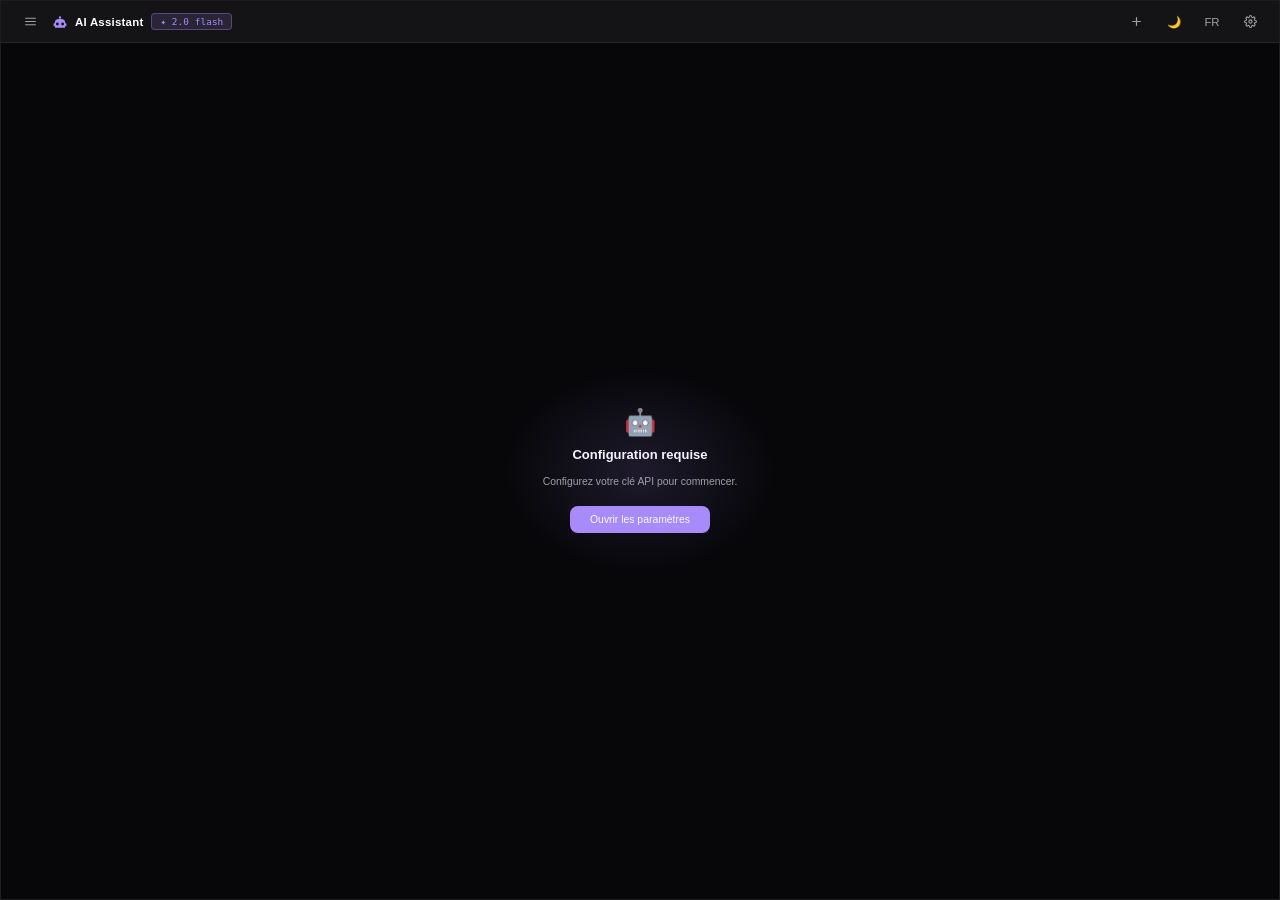
<file: ai-assistant/index.html>
<!doctype html>
<html lang="en">

<head>
    <meta charset="UTF-8" />
    <meta name="viewport" content="width=device-width, initial-scale=1.0" />
    <meta name="referrer" content="no-referrer" />
    <!-- connect-src includes https: to support user-configured proxy URLs -->
    <meta http-equiv="Content-Security-Policy"
        content="default-src 'self'; script-src 'self'; style-src 'self' https://fonts.googleapis.com; font-src 'self' https://fonts.gstatic.com; img-src 'self' data: https:; connect-src 'self' https://generativelanguage.googleapis.com https://api.anthropic.com https://api.openai.com https:; object-src 'none'; base-uri 'none'; form-action 'none'; frame-ancestors 'self'; upgrade-insecure-requests; block-all-mixed-content;" />
    <script src="../productivity/theme-loader.js"></script>
    <title>AI Assistant</title>
    <link rel="icon" href="https://stealthylabs.eu/logos/favicon.png" />
    <link rel="preconnect" href="https://fonts.googleapis.com" />
    <link rel="preconnect" href="https://fonts.gstatic.com" crossorigin />
    <link
        href="https://fonts.googleapis.com/css2?family=Inter:wght@300;400;500;600;700&family=JetBrains+Mono:wght@400;700&display=swap"
        rel="stylesheet" />
    <link rel="stylesheet" href="./css/widget.css" />
</head>

<body>
    <div id="widget">

        <!-- ── Header ─────────────────────────────────────────────── -->
        <div class="hdr">
            <button class="icon-btn" id="sidebarToggle" aria-label="Toggle history">
                <svg width="13" height="13" viewBox="0 0 24 24" fill="none" stroke="currentColor" stroke-width="2.2"
                    stroke-linecap="round">
                    <line x1="3" y1="6" x2="21" y2="6" />
                    <line x1="3" y1="12" x2="21" y2="12" />
                    <line x1="3" y1="18" x2="21" y2="18" />
                </svg>
            </button>
            <div class="hdr-icon" aria-hidden="true">
                <svg width="14" height="14" viewBox="0 0 24 24" fill="currentColor">
                    <path
                        d="M12 2a2 2 0 0 1 2 2c0 .74-.4 1.39-1 1.73V7h1a7 7 0 0 1 7 7h1a1 1 0 0 1 1 1v3a1 1 0 0 1-1 1h-1v1a2 2 0 0 1-2 2H5a2 2 0 0 1-2-2v-1H2a1 1 0 0 1-1-1v-3a1 1 0 0 1 1-1h1a7 7 0 0 1 7-7h1V5.73c-.6-.34-1-.99-1-1.73a2 2 0 0 1 2-2M7.5 13A2.5 2.5 0 0 0 5 15.5 2.5 2.5 0 0 0 7.5 18 2.5 2.5 0 0 0 10 15.5 2.5 2.5 0 0 0 7.5 13m9 0a2.5 2.5 0 0 0-2.5 2.5 2.5 2.5 0 0 0 2.5 2.5 2.5 2.5 0 0 0 2.5-2.5 2.5 2.5 0 0 0-2.5-2.5z" />
                </svg>
            </div>
            <span class="hdr-title" id="t-title">AI Assistant</span>
            <span class="model-badge" id="modelBadge" aria-live="polite"></span>

            <button class="icon-btn hdr-sep" id="newChatBtn" aria-label="New chat">
                <svg width="13" height="13" viewBox="0 0 24 24" fill="none" stroke="currentColor" stroke-width="2.2"
                    stroke-linecap="round">
                    <line x1="12" y1="5" x2="12" y2="19" />
                    <line x1="5" y1="12" x2="19" y2="12" />
                </svg>
            </button>
            <button class="icon-btn" id="themeToggle" aria-label="Toggle theme">🌙</button>
            <button class="icon-btn" id="langToggle" aria-label="Toggle language">FR</button>
            <button class="icon-btn" id="settingsToggle" aria-label="Settings">
                <svg width="13" height="13" viewBox="0 0 24 24" fill="none" stroke="currentColor" stroke-width="2"
                    stroke-linecap="round">
                    <circle cx="12" cy="12" r="3" />
                    <path
                        d="M19.4 15a1.65 1.65 0 0 0 .33 1.82l.06.06a2 2 0 0 1-2.83 2.83l-.06-.06a1.65 1.65 0 0 0-1.82-.33 1.65 1.65 0 0 0-1 1.51V21a2 2 0 0 1-4 0v-.09A1.65 1.65 0 0 0 9 19.4a1.65 1.65 0 0 0-1.82.33l-.06.06a2 2 0 0 1-2.83-2.83l.06-.06A1.65 1.65 0 0 0 4.68 15a1.65 1.65 0 0 0-1.51-1H3a2 2 0 0 1 0-4h.09A1.65 1.65 0 0 0 4.6 9a1.65 1.65 0 0 0-.33-1.82l-.06-.06a2 2 0 0 1 2.83-2.83l.06.06A1.65 1.65 0 0 0 9 4.68a1.65 1.65 0 0 0 1-1.51V3a2 2 0 0 1 4 0v.09a1.65 1.65 0 0 0 1 1.51 1.65 1.65 0 0 0 1.82-.33l.06-.06a2 2 0 0 1 2.83 2.83l-.06.06A1.65 1.65 0 0 0 19.4 9a1.65 1.65 0 0 0 1.51 1H21a2 2 0 0 1 0 4h-.09a1.65 1.65 0 0 0-1.51 1z" />
                </svg>
            </button>
        </div>

        <!-- ── Main content ────────────────────────────────────────── -->
        <div id="content">

            <!-- Sidebar backdrop (tap outside to close on M/L) -->
            <div id="sidebarBackdrop"></div>

            <!-- Sidebar: conversation history -->
            <aside id="sidebar" aria-label="Conversation history">
                <div class="sidebar-hdr">
                    <span id="t-history"></span>
                    <button class="sidebar-new-btn" id="sidebarNewBtn" aria-label="New conversation">
                        <svg width="11" height="11" viewBox="0 0 24 24" fill="none" stroke="currentColor"
                            stroke-width="2.5" stroke-linecap="round">
                            <line x1="12" y1="5" x2="12" y2="19" />
                            <line x1="5" y1="12" x2="19" y2="12" />
                        </svg>
                    </button>
                </div>
                <div id="historyList" role="list"></div>
            </aside>

            <!-- Chat area -->
            <div id="chatWrap">

                <!-- Setup overlay — no API key -->
                <div id="stateOverlay" class="hidden">
                    <div class="state-inner">
                        <div class="state-glow" aria-hidden="true"></div>
                        <div class="state-icon" id="stateIcon">🤖</div>
                        <div class="state-title" id="stateTitle">AI Assistant</div>
                        <div class="state-sub" id="stateSub"></div>
                        <button class="state-btn ui-hidden" id="stateAction"></button>
                    </div>
                </div>

                <!-- Welcome screen — key set but no messages -->
                <div id="welcomeWrap" class="hidden">
                    <div class="welcome-inner">
                        <div class="welcome-orb" aria-hidden="true"></div>
                        <div class="welcome-title" id="t-welcome-title"></div>
                        <div class="suggestions" id="suggestions" role="list">
                            <button class="suggestion-chip" data-prompt-key="s1" role="listitem"></button>
                            <button class="suggestion-chip" data-prompt-key="s2" role="listitem"></button>
                            <button class="suggestion-chip" data-prompt-key="s3" role="listitem"></button>
                            <button class="suggestion-chip" data-prompt-key="s4" role="listitem"></button>
                        </div>
                    </div>
                </div>

                <!-- Messages -->
                <div id="messagesWrap" role="log" aria-live="polite" aria-label="Conversation">
                    <div id="messages"></div>
                </div>

                <!-- Input bar -->
                <div id="inputWrap">
                    <div id="inputBar">
                        <textarea id="msgInput" rows="1" placeholder="Message…" aria-label="Message" autocomplete="off"
                            spellcheck="true"></textarea>
                        <button id="sendBtn" aria-label="Send message" title="Send (Enter)">
                            <svg id="sendIcon" width="15" height="15" viewBox="0 0 24 24" fill="none"
                                stroke="currentColor" stroke-width="2" stroke-linecap="round" stroke-linejoin="round">
                                <line x1="22" y1="2" x2="11" y2="13" />
                                <polygon points="22 2 15 22 11 13 2 9 22 2" />
                            </svg>
                            <svg id="stopIcon" class="ui-hidden" width="14" height="14" viewBox="0 0 24 24"
                                fill="currentColor">
                                <rect x="5" y="5" width="14" height="14" rx="2" />
                            </svg>
                        </button>
                    </div>
                    <div class="input-footer" id="inputFooter" aria-hidden="true"></div>
                </div>

            </div><!-- /chatWrap -->
        </div><!-- /content -->

        <!-- ── Settings panel ────────────────────────────────────── -->
        <div id="settingsPanel" role="dialog" aria-label="Settings" aria-modal="true">
            <div class="settings-hdr">
                <h2 id="t-settings"></h2>
                <button class="icon-btn" id="closeSettings" aria-label="Close settings">
                    <svg width="13" height="13" viewBox="0 0 24 24" fill="none" stroke="currentColor" stroke-width="2.5"
                        stroke-linecap="round">
                        <line x1="18" y1="6" x2="6" y2="18" />
                        <line x1="6" y1="6" x2="18" y2="18" />
                    </svg>
                </button>
            </div>

            <!-- Provider tabs -->
            <div class="field">
                <label id="t-provider-lbl"></label>
                <div class="provider-tabs" role="group" aria-label="Provider selection">
                    <button class="provider-tab active" data-provider="gemini" id="tabGemini">
                        <svg class="provider-icon" width="13" height="13" viewBox="0 0 24 24" fill="currentColor"
                            aria-hidden="true">
                            <path
                                d="M21.35 11.1H12.18v2.73h6.51c-.33 3.81-3.5 5.44-6.5 5.44C8.36 19.27 5 16.25 5 12c0-4.1 3.2-7.27 7.2-7.27 3.09 0 4.9 1.97 4.9 1.97L19 4.72S16.56 2 12.1 2C6.42 2 2.03 6.8 2.03 12c0 5.05 4.13 10 10.22 10 5.35 0 9.25-3.67 9.25-9.09 0-1.15-.15-1.81-.15-1.81z" />
                        </svg>Google
                    </button>
                    <button class="provider-tab" data-provider="claude" id="tabClaude">
                        <svg class="provider-icon" width="13" height="13" viewBox="0 0 24 24" fill="currentColor"
                            fill-rule="evenodd" aria-hidden="true">
                            <path
                                d="M13.827 3.52h3.603L24 20h-3.603l-6.57-16.48zm-7.258 0h3.767L16.906 20h-3.674l-1.343-3.461H5.017l-1.344 3.46H0L6.57 3.522zm4.132 9.959L8.453 7.687 6.205 13.48H10.7z" />
                        </svg>Anthropic
                    </button>
                    <button class="provider-tab" data-provider="openai" id="tabOpenAI">
                        <svg class="provider-icon" width="13" height="13" viewBox="0 0 24 24" fill="currentColor"
                            aria-hidden="true">
                            <path
                                d="M22.28 9.82a5.99 5.99 0 0 0-.52-4.91 6.05 6.05 0 0 0-6.51-2.9A6.07 6.07 0 0 0 4.98 4.18a5.99 5.99 0 0 0-4 2.9 6.05 6.05 0 0 0 .74 7.1 5.98 5.98 0 0 0 .51 4.91 6.05 6.05 0 0 0 6.52 2.9A6 6 0 0 0 13.26 24a6.06 6.06 0 0 0 5.77-4.21 5.99 5.99 0 0 0 4-2.9 6.06 6.06 0 0 0-.75-7.07zm-9.02 12.6a4.48 4.48 0 0 1-2.88-1.04l.14-.08 4.78-2.76a.8.8 0 0 0 .39-.68V11.7l2.02 1.17a.07.07 0 0 1 .04.05v5.58a4.51 4.51 0 0 1-4.49 4.51zM3.6 18.3a4.47 4.47 0 0 1-.54-3.01l.14.09 4.78 2.76a.77.77 0 0 0 .78 0l5.84-3.37v2.33a.08.08 0 0 1-.03.07L9.74 19.95A4.5 4.5 0 0 1 3.6 18.3zm-1.26-10.4a4.49 4.49 0 0 1 2.37-1.97v5.69a.77.77 0 0 0 .39.67l5.82 3.36-2.02 1.17a.08.08 0 0 1-.07 0L3.99 13.8A4.5 4.5 0 0 1 2.34 7.9zm16.6 3.86l-5.84-3.37 2.02-1.17a.08.08 0 0 1 .07 0l4.83 2.79a4.49 4.49 0 0 1-.68 8.1v-5.67a.79.79 0 0 0-.4-.68zm2.01-3.02l-.14-.09-4.77-2.75a.78.78 0 0 0-.79 0L9.41 9.23V6.9a.07.07 0 0 1 .03-.06l4.83-2.79a4.5 4.5 0 0 1 6.68 4.66zm-12.64 4.14L6.3 11.7a.08.08 0 0 1-.04-.06V6.08a4.5 4.5 0 0 1 7.38-3.45l-.14.08-4.78 2.76a.8.8 0 0 0-.39.68zm1.1-2.37 2.6-1.5 2.6 1.5v3l-2.6 1.5-2.6-1.5z" />
                        </svg>OpenAI
                    </button>
                </div>
            </div>

            <!-- Gemini fields -->
            <div class="provider-fields" id="fieldsGemini">
                <div class="field">
                    <label for="inputGeminiKey" id="t-gemini-key-lbl"></label>
                    <input type="password" id="inputGeminiKey" autocomplete="off" placeholder="AIza…" />
                    <div class="field-hint" id="t-gemini-key-hint">
                        <a href="https://aistudio.google.com/app/apikey" target="_blank"
                            rel="noopener noreferrer">Google AI Studio
                            &rarr; Get API key</a>
                    </div>
                </div>
                <div class="field">
                    <label for="selectGeminiModel" id="t-model-gemini-lbl"></label>
                    <select id="selectGeminiModel">
                        <!-- Gemini 3.x — latest generation -->
                        <option value="gemini-3.1-pro-preview">Gemini 3.1 Pro Preview</option>
                        <option value="gemini-3-pro-preview">Gemini 3 Pro Preview</option>
                        <option value="gemini-3-flash-preview">Gemini 3 Flash Preview</option>
                        <!-- Gemini 2.5 -->
                        <option value="gemini-2.5-pro">Gemini 2.5 Pro</option>
                        <option value="gemini-2.5-pro-preview-05-06">Gemini 2.5 Pro Preview</option>
                        <option value="gemini-2.5-flash">Gemini 2.5 Flash</option>
                        <option value="gemini-2.5-flash-preview-04-17">Gemini 2.5 Flash Preview</option>
                        <option value="gemini-2.5-flash-lite">Gemini 2.5 Flash-Lite</option>
                        <!-- Gemini 2.0 -->
                        <option value="gemini-2.0-flash">Gemini 2.0 Flash</option>
                        <option value="gemini-2.0-flash-lite">Gemini 2.0 Flash-Lite</option>
                        <!-- Aliases / Latest pointers -->
                        <option value="gemini-flash-latest">Gemini Flash Latest</option>
                        <option value="gemini-flash-lite-latest">Gemini Flash-Lite Latest</option>
                        <!-- Custom -->
                        <option value="__custom__">Custom…</option>
                    </select>
                    <input type="text" id="inputGeminiCustomModel" class="custom-model-input ui-hidden"
                        placeholder="e.g. gemini-exp-1206" autocomplete="off" spellcheck="false" />
                </div>
            </div>

            <!-- OpenAI fields -->
            <div class="provider-fields hidden" id="fieldsOpenAI">
                <div class="field">
                    <label for="inputOpenAIKey" id="t-openai-key-lbl"></label>
                    <input type="password" id="inputOpenAIKey" autocomplete="off" placeholder="sk-…" />
                    <div class="field-hint" id="t-openai-key-hint">
                        <a href="https://platform.openai.com/api-keys" target="_blank"
                            rel="noopener noreferrer">platform.openai.com &rarr; API Keys</a>
                    </div>
                </div>
                <div class="field">
                    <label for="selectOpenAIModel" id="t-model-openai-lbl"></label>
                    <select id="selectOpenAIModel">
                        <optgroup label="GPT-5">
                            <option value="gpt-5.1">GPT-5.1</option>
                            <option value="gpt-5-mini">GPT-5 Mini</option>
                            <option value="gpt-5-nano">GPT-5 Nano</option>
                        </optgroup>
                        <optgroup label="GPT-4.1">
                            <option value="gpt-4.1">GPT-4.1</option>
                            <option value="gpt-4.1-mini">GPT-4.1 Mini</option>
                            <option value="gpt-4.1-nano">GPT-4.1 Nano</option>
                        </optgroup>
                        <optgroup label="GPT-4o">
                            <option value="gpt-4o" selected>GPT-4o</option>
                            <option value="gpt-4o-mini">GPT-4o Mini</option>
                        </optgroup>
                        <optgroup label="Reasoning">
                            <option value="o3">o3</option>
                            <option value="o4-mini">o4-mini</option>
                        </optgroup>
                        <optgroup label="Other">
                            <option value="__custom__">Custom…</option>
                        </optgroup>
                    </select>
                    <input type="text" id="inputOpenAICustomModel" class="custom-model-input ui-hidden"
                        placeholder="e.g. gpt-4-turbo" autocomplete="off" spellcheck="false" />
                </div>
            </div>

            <!-- Claude fields -->
            <div class="provider-fields hidden" id="fieldsClaude">
                <div class="field">
                    <label for="inputClaudeKey" id="t-claude-key-lbl"></label>
                    <input type="password" id="inputClaudeKey" autocomplete="off" placeholder="sk-ant-…" />
                    <div class="field-hint" id="t-claude-key-hint">
                        <a href="https://console.anthropic.com/settings/keys" target="_blank"
                            rel="noopener noreferrer">console.anthropic.com &rarr; API Keys</a>
                    </div>
                </div>
                <div class="field">
                    <label for="selectClaudeModel" id="t-model-claude-lbl"></label>
                    <select id="selectClaudeModel">
                        <option value="claude-sonnet-4-6">Claude Sonnet 4.6</option>
                        <option value="claude-opus-4-6">Claude Opus 4.6</option>
                        <option value="claude-haiku-4-5-20251001">Claude Haiku 4.5</option>
                        <option value="__custom__">Custom…</option>
                    </select>
                    <input type="text" id="inputClaudeCustomModel" class="custom-model-input ui-hidden"
                        placeholder="e.g. claude-3-opus-20240229" autocomplete="off" spellcheck="false" />
                </div>
                <div class="field">
                    <label for="inputProxyUrl" id="t-proxy-lbl">
                        <span id="t-proxy-lbl-text"></span> <span class="badge-optional" id="t-optional"></span>
                    </label>
                    <input type="url" id="inputProxyUrl" autocomplete="off"
                        placeholder="https://my-proxy.example.com" />
                    <div class="field-hint" id="t-proxy-hint"></div>
                </div>
            </div>

            <div class="divider"></div>

            <!-- System prompt -->
            <div class="field">
                <label for="inputSystem" id="t-system-lbl">
                    <span id="t-system-lbl-text"></span> <span class="badge-optional" id="t-optional-2"></span>
                </label>
                <textarea id="inputSystem" rows="3" autocomplete="off" placeholder=""></textarea>
            </div>

            <button class="save-btn" id="saveBtn">
                <span id="t-save"></span>
            </button>

            <div class="divider"></div>

            <button class="danger-btn" id="clearHistoryBtn">
                <span id="t-clear"></span>
            </button>
        </div>

    </div><!-- /widget -->

    <!-- Toast -->
    <div class="toast" id="toast" role="status" aria-live="polite"></div>

    <script src="./app.js"></script>
</body>

</html>
</file>
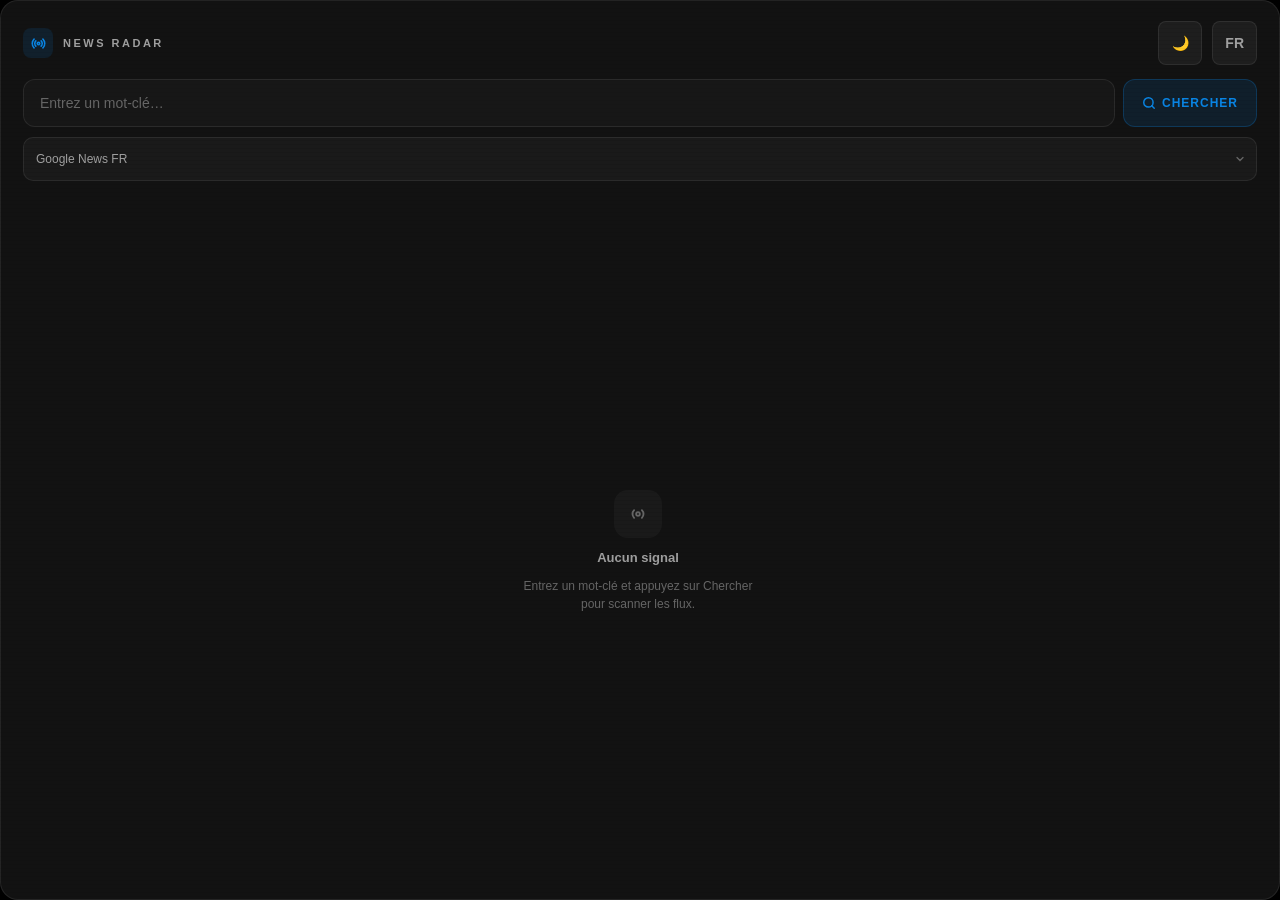
<file: news-radar/index.html>
<!doctype html>
<html lang="en">

<head>
    <meta charset="UTF-8" />
    <meta name="viewport" content="width=device-width, initial-scale=1.0" />
    <meta http-equiv="Content-Security-Policy"
        content="default-src 'self'; script-src 'self'; style-src 'self' 'unsafe-inline' https://fonts.googleapis.com; font-src https://fonts.gstatic.com; img-src 'self' data: https:; connect-src https://api.rss2json.com https://api.allorigins.win; object-src 'none'; base-uri 'none'; form-action 'none'" />
    <meta name="referrer" content="no-referrer" />
    <title>News Radar</title>
    <link rel="icon" href="https://stealthylabs.eu/logos/favicon.png" />
    <link rel="preconnect" href="https://fonts.googleapis.com" />
    <link rel="preconnect" href="https://fonts.gstatic.com" crossorigin />
    <script src="./theme-init.js"></script>
    <link
        href="https://fonts.googleapis.com/css2?family=Inter:wght@400;500;600;700&family=JetBrains+Mono:wght@400;700&display=swap"
        rel="stylesheet" />
    <link rel="stylesheet" href="./style.css" />
</head>

<body>
    <div class="widget">
        <!-- Header -->
        <div class="mod-header">
            <div class="mod-icon">
                <svg width="15" height="15" viewBox="0 0 24 24" fill="none" stroke="currentColor" stroke-width="2.5"
                    stroke-linecap="round" stroke-linejoin="round">
                    <circle cx="12" cy="12" r="2"></circle>
                    <path d="M16.24 7.76a6 6 0 0 1 0 8.49"></path>
                    <path d="M19.07 4.93a10 10 0 0 1 0 14.14"></path>
                    <path d="M7.76 16.24a6 6 0 0 1 0-8.49"></path>
                    <path d="M4.93 19.07a10 10 0 0 1 0-14.14"></path>
                </svg>
            </div>
            <span class="mod-title" id="t-title">News Radar</span>
            <div class="lang-toggle" id="themeToggle" style="margin-left: auto">Moon</div>
            <div class="lang-toggle" id="langToggle">EN</div>
        </div>

        <!-- Search -->
        <div class="search-bar">
            <input class="search-input" id="keywordInput" type="text" placeholder="Enter a keyword..."
                spellcheck="false" />
            <button class="btn-search" id="searchBtn">
                <svg width="14" height="14" viewBox="0 0 24 24" fill="none" stroke="currentColor" stroke-width="2.5"
                    stroke-linecap="round">
                    <circle cx="11" cy="11" r="8"></circle>
                    <line x1="21" y1="21" x2="16.65" y2="16.65"></line>
                </svg>
                <span id="t-search">Search</span>
            </button>
        </div>

        <!-- Source -->
        <div class="source-bar">
            <div class="custom-select" id="customSelect">
                <button class="custom-select-btn" id="customSelectBtn" type="button" aria-haspopup="listbox"
                    aria-expanded="false">
                    <span id="customSelectLabel">Google News FR</span>
                    <svg class="custom-select-arrow" width="12" height="12" viewBox="0 0 24 24" fill="none"
                        stroke="currentColor" stroke-width="2.5" stroke-linecap="round">
                        <path d="M6 9l6 6 6-6" />
                    </svg>
                </button>
                <ul class="custom-select-list" id="customSelectList" role="listbox">
                    <li class="custom-select-group" id="t-group-gnews">Google News</li>
                    <li class="custom-select-option selected"
                        data-value="https://news.google.com/rss?hl=fr&gl=FR&ceid=FR:fr" role="option">Google News FR
                    </li>
                    <li class="custom-select-option" data-value="https://news.google.com/rss?hl=en&gl=US&ceid=US:en"
                        role="option">Google News EN</li>

                    <li class="custom-select-group" id="t-group-fr">France</li>
                    <li class="custom-select-option" data-value="https://www.lemonde.fr/international/rss_full.xml"
                        role="option">Le Monde</li>
                    <li class="custom-select-option" data-value="https://www.france24.com/fr/rss" role="option">France
                        24</li>
                    <li class="custom-select-option" data-value="https://www.franceinfo.fr/titres.rss" role="option">
                        FranceInfo</li>
                    <li class="custom-select-option" data-value="https://www.bfmtv.com/rss/news-24-7/" role="option">
                        BFMTV</li>
                    <li class="custom-select-option" data-value="https://www.liberation.fr/arc/outboundfeeds/rss-all/"
                        role="option">Liberation</li>
                    <li class="custom-select-option" data-value="https://www.leparisien.fr/arc/outboundfeeds/rss/all/"
                        role="option">Le Parisien</li>
                    <li class="custom-select-option"
                        data-value="https://news.google.com/rss/search?q=site%3Alefigaro.fr&hl=fr&gl=FR&ceid=FR:fr"
                        role="option">Le Figaro</li>
                    <li class="custom-select-option"
                        data-value="https://news.google.com/rss/search?q=site%3Aafp.com&hl=fr&gl=FR&ceid=FR:fr"
                        role="option">AFP - FR</li>
                    <li class="custom-select-option"
                        data-value="https://news.google.com/rss/search?q=site%3Aafp.com&hl=en-US&gl=US&ceid=US%3Aen"
                        role="option">AFP - EN</li>
                    <li class="custom-select-option"
                        data-value="https://news.google.com/rss/search?q=site%3Alesechos.fr&hl=fr&gl=FR&ceid=FR:fr"
                        role="option">Les Echos</li>
                    <li class="custom-select-option"
                        data-value="https://news.google.com/rss/search?q=site%3Amediapart.fr&hl=fr&gl=FR&ceid=FR:fr"
                        role="option">Mediapart</li>
                    <li class="custom-select-option" data-value="https://www.next.ink/feed/" role="option">Next.ink</li>

                    <li class="custom-select-group" id="t-group-usuk">Etats-Unis / Royaume-Uni</li>
                    <li class="custom-select-option" data-value="https://feeds.bbci.co.uk/news/world/rss.xml"
                        role="option">BBC News</li>
                    <li class="custom-select-option" data-value="https://feeds.skynews.com/feeds/rss/home.xml"
                        role="option">Sky News</li>
                    <li class="custom-select-option"
                        data-value="https://news.google.com/rss/search?q=site%3Atheguardian.com&hl=en-US&gl=US&ceid=US%3Aen"
                        role="option">The Guardian</li>
                    <li class="custom-select-option"
                        data-value="https://news.google.com/rss/search?q=site%3Acnn.com&hl=en-US&gl=US&ceid=US%3Aen"
                        role="option">CNN</li>
                    <li class="custom-select-option"
                        data-value="https://news.google.com/rss/search?q=site%3Anytimes.com&hl=en-US&gl=US&ceid=US%3Aen"
                        role="option">NY Times</li>
                    <li class="custom-select-option"
                        data-value="https://news.google.com/rss/search?q=site%3Awsj.com&hl=en-US&gl=US&ceid=US%3Aen"
                        role="option">Wall Street Journal</li>
                    <li class="custom-select-option"
                        data-value="https://news.google.com/rss/search?q=site%3Aabcnews.go.com&hl=en-US&gl=US&ceid=US%3Aen"
                        role="option">ABC News</li>
                    <li class="custom-select-option"
                        data-value="https://news.google.com/rss/search?q=site%3Acbsnews.com&hl=en-US&gl=US&ceid=US%3Aen"
                        role="option">CBS News</li>
                    <li class="custom-select-option"
                        data-value="https://news.google.com/rss/search?q=site%3Afoxnews.com&hl=en-US&gl=US&ceid=US%3Aen"
                        role="option">Fox News</li>
                    <li class="custom-select-option"
                        data-value="https://news.google.com/rss/search?q=site%3Areuters.com&hl=en-US&gl=US&ceid=US%3Aen"
                        role="option">Reuters</li>
                    <li class="custom-select-option" data-value="https://feeds.npr.org/1001/rss.xml" role="option">NPR
                    </li>
                    <li class="custom-select-option"
                        data-value="https://news.google.com/rss/search?q=site%3Abloomberg.com&hl=en-US&gl=US&ceid=US%3Aen"
                        role="option">Bloomberg</li>
                    <li class="custom-select-option"
                        data-value="https://news.google.com/rss/search?q=source%3AAP&hl=en-US&gl=US&ceid=US:en"
                        role="option">AP News</li>
                    <li class="custom-select-option"
                        data-value="https://news.google.com/rss/search?q=site%3Atheatlantic.com&hl=en-US&gl=US&ceid=US%3Aen"
                        role="option">The Atlantic</li>
                    <li class="custom-select-option"
                        data-value="https://news.google.com/rss/search?q=site%3Aforbes.com&hl=en-US&gl=US&ceid=US%3Aen"
                        role="option">Forbes</li>
                    <li class="custom-select-option"
                        data-value="https://news.google.com/rss/search?q=site%3Awashingtonpost.com&hl=en-US&gl=US&ceid=US%3Aen"
                        role="option">Washington Post</li>

                    <li class="custom-select-group" id="t-group-me">Europe / Moyen-Orient</li>
                    <li class="custom-select-option"
                        data-value="https://news.google.com/rss/search?q=site%3Aenglish.alarabiya.net&hl=en-US&gl=US&ceid=US%3Aen"
                        role="option">Al Arabiya EN</li>
                    <li class="custom-select-option" data-value="https://www.thenationalnews.com/arc/outboundfeeds/rss/"
                        role="option">The National</li>
                    <li class="custom-select-option" data-value="https://www.middleeasteye.net/rss" role="option">Middle
                        East Eye</li>
                    <li class="custom-select-option"
                        data-value="https://news.google.com/rss/search?q=site%3Ahaaretz.com&hl=en-US&gl=US&ceid=US%3Aen"
                        role="option">Haaretz</li>
                    <li class="custom-select-option"
                        data-value="https://news.google.com/rss/search?q=site%3Ajpost.com&hl=en-US&gl=US&ceid=US%3Aen"
                        role="option">Jerusalem Post</li>
                    <li class="custom-select-option" data-value="https://www.trtworld.com/rss" role="option">TRT World
                    </li>
                    <li class="custom-select-option" data-value="https://www.arabnews.com/rss.xml" role="option">Arab
                        News</li>
                    <li class="custom-select-option"
                        data-value="https://news.google.com/rss/search?q=site%3Aal-monitor.com&hl=en-US&gl=US&ceid=US%3Aen"
                        role="option">Al-Monitor</li>
                    <li class="custom-select-option" data-value="https://www.aljazeera.com/xml/rss/all.xml"
                        role="option">Al Jazeera</li>

                    <li class="custom-select-option"
                        data-value="https://news.google.com/rss/search?q=site%3Afr.euronews.com&hl=fr&gl=FR&ceid=FR:fr"
                        role="option">Euronews FR</li>
                    <li class="custom-select-option"
                        data-value="https://news.google.com/rss/search?q=site%3Aeuronews.com&hl=en-US&gl=US&ceid=US%3Aen"
                        role="option">Euronews EN</li>
                    <li class="custom-select-option" data-value="https://www.politico.eu/feed/" role="option">Politico
                        EU</li>
                    <li class="custom-select-option"
                        data-value="https://news.google.com/rss/search?q=site%3Aeureporter.co&hl=en-US&gl=US&ceid=US%3Aen"
                        role="option">EU Reporter</li>
                    <li class="custom-select-option" data-value="https://rss.dw.com/rdf/rss-fr-tout" role="option">
                        Deutsche Welle FR</li>
                    <li class="custom-select-option"
                        data-value="https://news.google.com/rss/search?q=site%3Aletemps.ch&hl=fr&gl=FR&ceid=FR:fr"
                        role="option">Le Temps</li>

                    <li class="custom-select-group" id="t-group-tech">Tech</li>
                    <li class="custom-select-option" data-value="https://feeds.arstechnica.com/arstechnica/index"
                        role="option">Ars Technica</li>
                    <li class="custom-select-option"
                        data-value="https://news.google.com/rss/search?q=site%3Atheverge.com&hl=en-US&gl=US&ceid=US%3Aen"
                        role="option">The Verge</li>
                    <li class="custom-select-option"
                        data-value="https://news.google.com/rss/search?q=site%3Atechcrunch.com&hl=en-US&gl=US&ceid=US%3Aen"
                        role="option">TechCrunch</li>
                    <li class="custom-select-option" data-value="https://news.ycombinator.com/rss" role="option">Hacker
                        News</li>
                    <li class="custom-select-option" data-value="https://www.theregister.com/headlines.rss"
                        role="option">The Register</li>
                    <li class="custom-select-option"
                        data-value="https://news.google.com/rss/search?q=site%3Afoxnews.com+tech&hl=en-US&gl=US&ceid=US%3Aen"
                        role="option">Fox Tech</li>

                    <li class="custom-select-group" id="t-group-other">Autre</li>
                    <li class="custom-select-option" data-value="custom" id="t-custom" role="option">URL
                        personnalisee...</li>
                </ul>
            </div>
            <input class="custom-url-input" id="customUrlInput" type="url" placeholder="https://example.com/feed.xml" />
        </div>

        <!-- Status -->
        <div class="status-line">
            <div class="spinner" id="spinner"></div>
            <span class="status-text" id="statusText"></span>
            <span class="status-count" id="statusCount"></span>
        </div>

        <!-- Articles -->
        <div class="article-list" id="articleList">
            <div class="empty-state" id="emptyState">
                <div class="empty-icon">
                    <svg width="22" height="22" viewBox="0 0 24 24" fill="none" stroke="currentColor" stroke-width="2"
                        stroke-linecap="round" stroke-linejoin="round">
                        <circle cx="12" cy="12" r="2"></circle>
                        <path d="M16.24 7.76a6 6 0 0 1 0 8.49"></path>
                        <path d="M7.76 16.24a6 6 0 0 1 0-8.49"></path>
                    </svg>
                </div>
                <div class="empty-title" id="t-emptyTitle">No signal yet</div>
                <div class="empty-desc" id="t-emptyDesc">Enter a keyword and hit Search to start scanning feeds.</div>
            </div>
        </div>
    </div>

    <div class="toast" id="toast" role="status" aria-live="polite"></div>
    <script src="./app.js"></script>
</body>

</html>
</file>
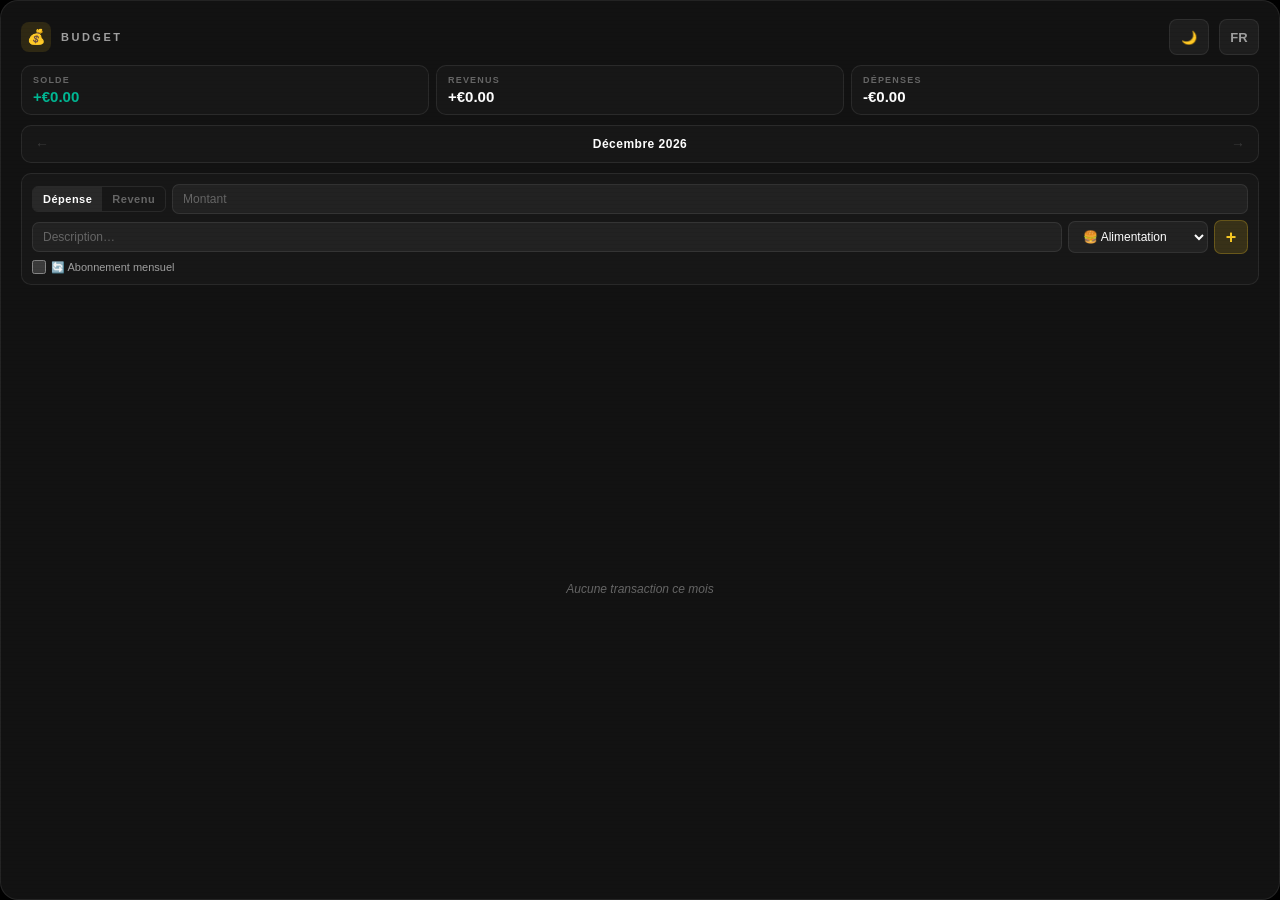
<file: productivity/budget/index.html>
<!doctype html>
<html lang="en">

<head>
  <script src="../theme-loader.js"></script>
  <meta charset="UTF-8" />
  <meta http-equiv="Content-Security-Policy"
    content="default-src 'self'; script-src 'self'; style-src 'self' 'unsafe-inline' https://fonts.googleapis.com; font-src 'self' https://fonts.gstatic.com; img-src 'self' data:; object-src 'none'; base-uri 'none'; form-action 'self'; frame-ancestors 'self'; upgrade-insecure-requests" />
  <title>Budget</title>
  <link rel="icon" href="https://stealthylabs.eu/logos/favicon.png" />
  <link rel="preconnect" href="https://fonts.googleapis.com" />
  <link rel="preconnect" href="https://fonts.gstatic.com" crossorigin />
  <link href="https://fonts.googleapis.com/css2?family=Inter:wght@400;500;600;700&display=swap" rel="stylesheet" />
  <link rel="stylesheet" href="./style.css" />
</head>

<body>
  <div class="widget">

    <!-- Header -->
    <div class="mod-header">
      <div class="mod-icon">💰</div>
      <span class="mod-title" id="t-title">Budget</span>
      <div class="ctrl-btn" id="themeToggle" style="margin-left:auto">🌙</div>
      <div class="ctrl-btn" id="langToggle">FR</div>
    </div>

    <!-- Summary cards -->
    <div class="summary-row">
      <div class="summary-card">
        <div class="summary-label" id="t-balance">Solde</div>
        <div class="summary-value" id="val-balance">€0.00</div>
      </div>
      <div class="summary-card">
        <div class="summary-label" id="t-revenues">Revenus</div>
        <div class="summary-value income-color" id="val-income">+€0.00</div>
      </div>
      <div class="summary-card">
        <div class="summary-label" id="t-expenses">Dépenses</div>
        <div class="summary-value expense-color" id="val-expense">-€0.00</div>
      </div>
    </div>

    <!-- Month navigation -->
    <div class="month-nav">
      <button class="nav-arrow" id="btnPrev" aria-label="Previous month">&#8592;</button>
      <span id="monthLabel">— 2026</span>
      <button class="nav-arrow" id="btnNext" aria-label="Next month">&#8594;</button>
    </div>

    <!-- Add form -->
    <div class="add-form">
      <!-- Row 1: type toggle + amount -->
      <div class="form-row">
        <div class="type-toggle">
          <button class="type-btn active" id="btnExpense">
            <span id="t-expense-btn">Dépense</span>
          </button>
          <button class="type-btn" id="btnIncome">
            <span id="t-income-btn">Revenu</span>
          </button>
        </div>
        <input class="form-input" type="number" id="inputAmount" min="0" step="0.01" placeholder="Montant" />
      </div>
      <!-- Row 2: description + category + add button -->
      <div class="form-row">
        <input class="form-input" type="text" id="inputDesc" placeholder="Description…" maxlength="60" />
        <select class="form-select" id="selectCat"></select>
        <button class="btn-add" id="btnAdd" aria-label="Add transaction">+</button>
      </div>
      <!-- Row 3: recurring toggle (expense only) -->
      <div class="form-row" id="recurRow" style="display:none">
        <label class="recur-label" for="chkRecurring" id="recurLabel">
          <input type="checkbox" id="chkRecurring" />
          <span id="t-recurring">🔄 Abonnement mensuel</span>
        </label>
        <input class="form-input" type="number" id="inputDebitDay" min="1" max="31" placeholder="Jour (1-31)"
          style="display:none; max-width:100px" />
      </div>
    </div>

    <!-- Upcoming debits (visible only when subscriptions exist) -->
    <div class="subs-section" id="subsSection" style="display:none">
      <div class="subs-header">
        <span class="subs-header-icon">🔄</span>
        <span class="subs-header-label" id="t-next-debits">Prochains prélèvements</span>
        <span class="subs-total" id="subsTotal"></span>
      </div>
      <div class="subs-chips" id="subsChips"></div>
    </div>

    <!-- Transaction list -->
    <div class="txn-list" id="txnList"></div>

  </div>

  <div class="toast" id="toast" role="status" aria-live="polite"></div>
  <script src="./app.js"></script>
</body>

</html>
</file>
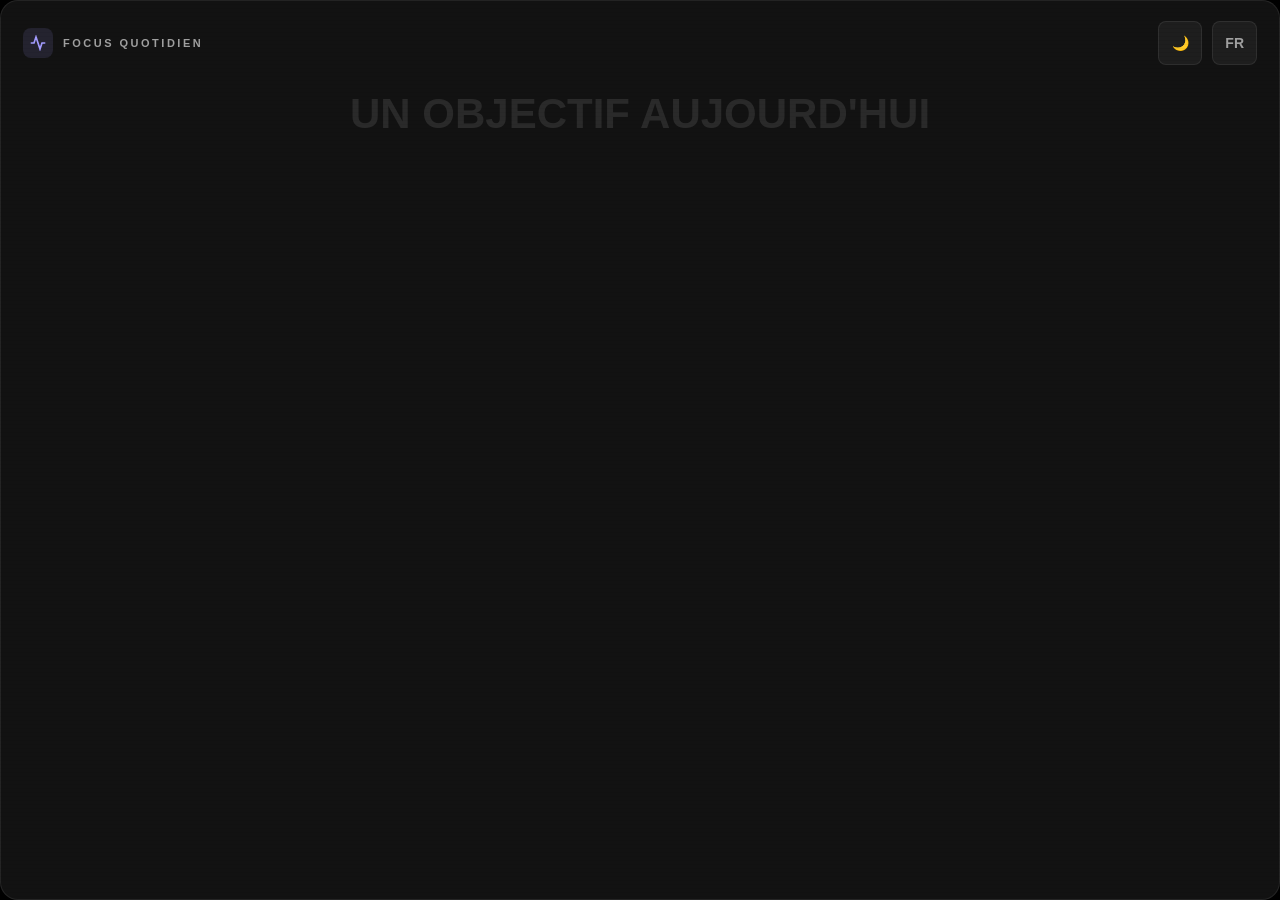
<file: productivity/daily-focus/index.html>
<!doctype html>
<html lang="en">

<head>
  <script src="../theme-loader.js"></script>
  <meta charset="UTF-8" />

  <meta http-equiv="Content-Security-Policy"
    content="default-src 'self'; script-src 'self'; style-src 'self' 'unsafe-inline' https://fonts.googleapis.com; font-src 'self' https://fonts.gstatic.com; img-src 'self' data:; object-src 'none'; base-uri 'none'; form-action 'self'; frame-ancestors 'self'; upgrade-insecure-requests" />
  <title>Daily Focus</title>
  <link rel="icon" href="https://stealthylabs.eu/logos/favicon.png" />
  <link rel="preconnect" href="https://fonts.googleapis.com" />
  <link rel="preconnect" href="https://fonts.gstatic.com" crossorigin />
  <link href="https://fonts.googleapis.com/css2?family=Inter:wght@300;400;500;600;700;800&display=swap"
    rel="stylesheet" />
  <link rel="stylesheet" href="./style.css" />
</head>

<body>
  <div class="widget">
    <div class="mod-header">
      <div class="mod-icon">
        <svg width="16" height="16" viewBox="0 0 24 24" fill="none" stroke="currentColor" stroke-width="2.5"
          stroke-linecap="round">
          <polyline points="22 12 18 12 15 21 9 3 6 12 2 12"></polyline>
        </svg>
      </div>
      <span class="mod-title" id="t-title">Daily Focus</span>
      <div class="lang-toggle" id="themeToggle" style="margin-left: auto">
        🌙
      </div>
      <div class="lang-toggle" id="langToggle">EN</div>
    </div>
    <div class="focus-body">
      <textarea class="focus-input" id="focusInput" placeholder="ONE GOAL TODAY" spellcheck="false"></textarea>
      <span class="save-badge" id="saveBadge">
        <svg width="11" height="11" viewBox="0 0 24 24" stroke="currentColor" stroke-width="3" stroke-linecap="round">
          <polyline points="20 6 9 17 4 12" />
        </svg>
        <span id="t-saved">Saved</span>
      </span>
    </div>
  </div>
  <div class="toast" id="toast" role="status" aria-live="polite"></div>
  <script src="./app.js"></script>
</body>

</html>
</file>
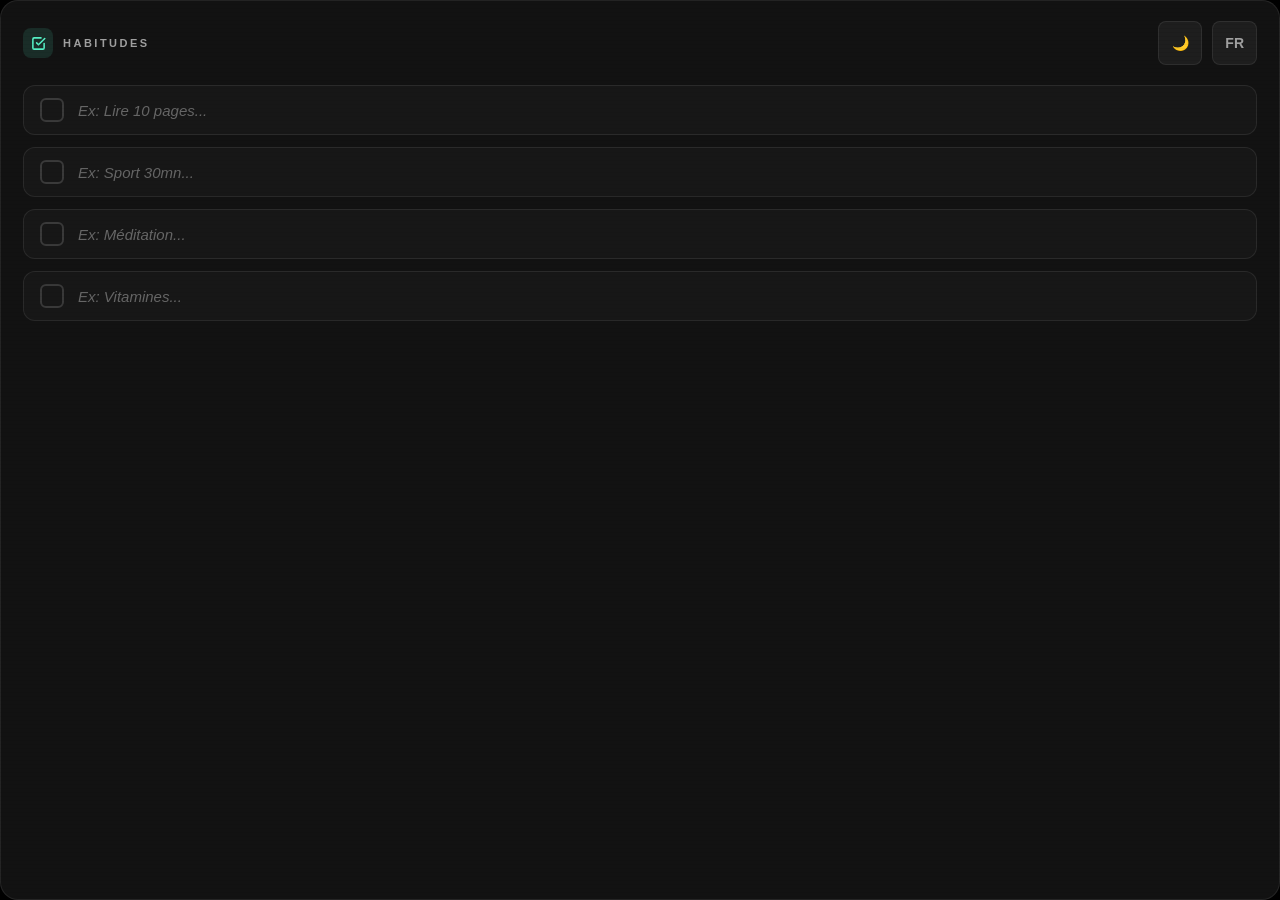
<file: productivity/habit-tracker/index.html>
<!doctype html>
<html lang="en">

<head>
  <script src="../theme-loader.js"></script>
  <meta charset="UTF-8" />

  <meta http-equiv="Content-Security-Policy"
    content="default-src 'self'; script-src 'self'; style-src 'self' 'unsafe-inline' https://fonts.googleapis.com; font-src 'self' https://fonts.gstatic.com; img-src 'self' data:; object-src 'none'; base-uri 'none'; form-action 'self'; frame-ancestors 'self'; upgrade-insecure-requests" />
  <title>Habits</title>
  <link rel="icon" href="https://stealthylabs.eu/logos/favicon.png" />
  <link rel="preconnect" href="https://fonts.googleapis.com" />
  <link rel="preconnect" href="https://fonts.gstatic.com" crossorigin />
  <link href="https://fonts.googleapis.com/css2?family=Inter:wght@400;500;600;700&display=swap" rel="stylesheet" />
  <link rel="stylesheet" href="./style.css" />
</head>

<body>
  <div class="widget">
    <div class="mod-header">
      <div class="mod-icon">
        <svg width="15" height="15" viewBox="0 0 24 24" fill="none" stroke="currentColor" stroke-width="2.5"
          stroke-linecap="round">
          <polyline points="9 11 12 14 22 4"></polyline>
          <path d="M21 12v7a2 2 0 0 1-2 2H5a2 2 0 0 1-2-2V5a2 2 0 0 1 2-2h11"></path>
        </svg>
      </div>
      <span class="mod-title" id="t-title">Habits</span>
      <div class="lang-toggle" id="themeToggle" style="margin-left: auto">
        🌙
      </div>
      <div class="lang-toggle" id="langToggle">EN</div>
    </div>

    <div class="habit-list" id="habitList">
      <!-- Generates 4 items -->
    </div>
  </div>
  <div class="toast" id="toast" role="status" aria-live="polite"></div>
  <script src="./app.js"></script>
</body>

</html>
</file>
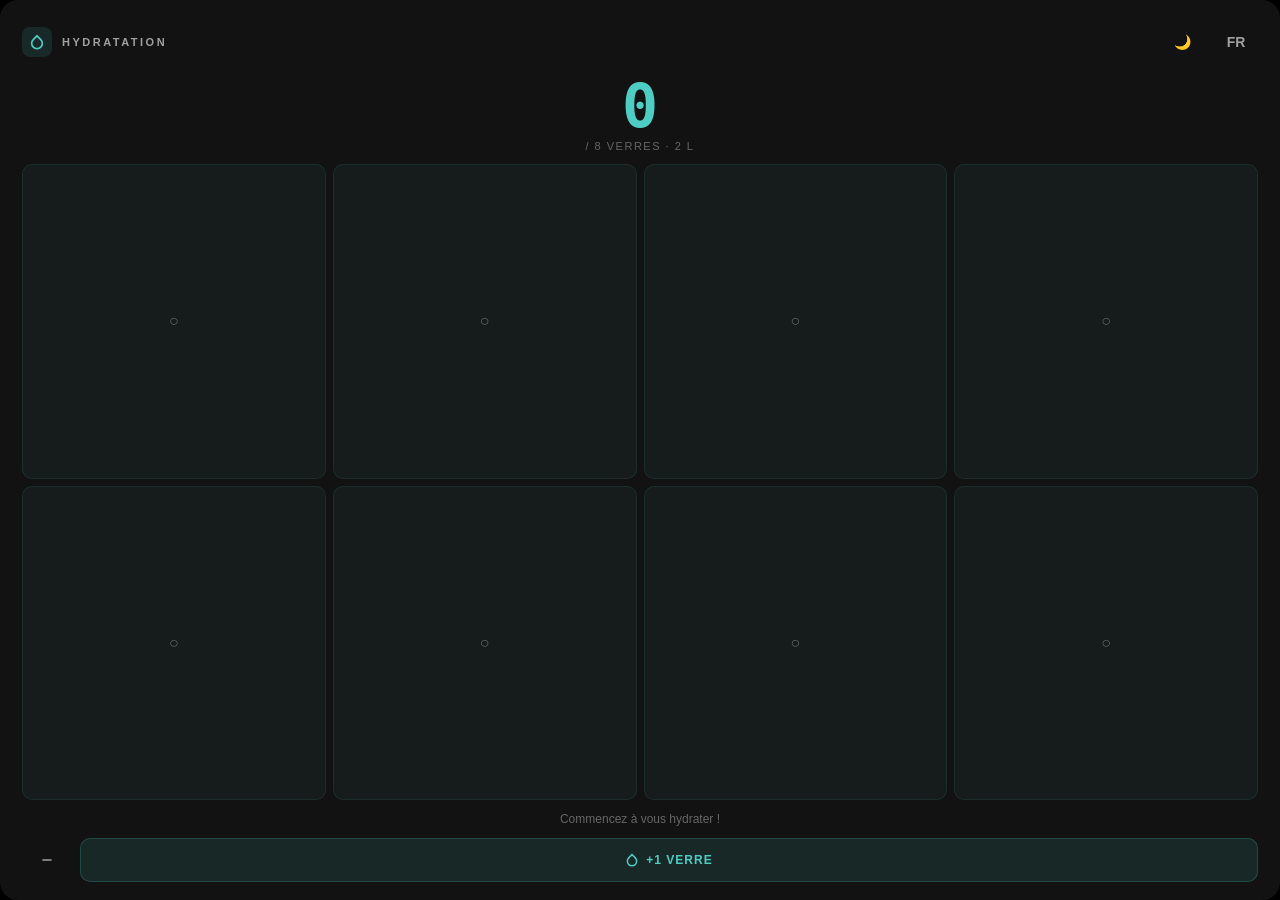
<file: productivity/hydration/index.html>
<!doctype html>
<html lang="en">

<head>
  <script src="../theme-loader.js"></script>
  <meta charset="UTF-8" />

  <meta http-equiv="Content-Security-Policy"
    content="default-src 'self'; script-src 'self'; style-src 'self' 'unsafe-inline' https://fonts.googleapis.com; font-src 'self' https://fonts.gstatic.com; img-src 'self' data:; object-src 'none'; base-uri 'none'; form-action 'self'; frame-ancestors 'self'; upgrade-insecure-requests" />
  <title>Hydration</title>
  <link rel="icon" href="https://stealthylabs.eu/logos/favicon.png" />
  <link rel="preconnect" href="https://fonts.googleapis.com" />
  <link rel="preconnect" href="https://fonts.gstatic.com" crossorigin />
  <link
    href="https://fonts.googleapis.com/css2?family=Inter:wght@300;400;500;600;700&family=JetBrains+Mono:wght@400;700&display=swap"
    rel="stylesheet" />
  <link rel="stylesheet" href="./style.css" />
</head>

<body>
  <div class="widget">
    <div class="mod-header">
      <div class="mod-icon">
        <svg width="16" height="16" viewBox="0 0 24 24" fill="none" stroke="currentColor" stroke-width="2.5"
          stroke-linecap="round">
          <path d="M12 2.69l5.66 5.66a8 8 0 1 1-11.31 0z" />
        </svg>
      </div>
      <span class="mod-title" id="t-title">Hydration</span>
      <div class="lang-toggle" id="themeToggle" style="margin-left: auto">
        🌙
      </div>
      <div class="lang-toggle" id="langToggle">EN</div>
    </div>
    <div class="water-body">
      <div class="water-count-row">
        <div class="water-number" id="waterNum">0</div>
        <div class="water-meta" id="t-meta">/ 8 glasses · 2 L</div>
      </div>
      <div class="glass-grid" id="glassGrid"></div>
      <div class="water-status" id="waterStatus">Start hydrating!</div>
      <div class="water-controls">
        <button class="btn btn-ghost" id="waterMinus" aria-label="Remove a glass">
          <svg width="14" height="14" viewBox="0 0 24 24" fill="none" stroke="currentColor" stroke-width="2.5"
            stroke-linecap="round">
            <line x1="5" y1="12" x2="19" y2="12" />
          </svg></button><button class="btn btn-water" id="waterPlus" aria-label="Add a glass">
          <svg width="14" height="14" viewBox="0 0 24 24" fill="none" stroke="currentColor" stroke-width="2.5"
            stroke-linecap="round">
            <path d="M12 2.69l5.66 5.66a8 8 0 1 1-11.31 0z" />
          </svg>
          <span id="t-add">+1 glass</span>
        </button>
      </div>
    </div>
  </div>
  <div class="toast" id="toast" role="status" aria-live="polite"></div>
  <script src="./app.js"></script>
</body>

</html>
</file>
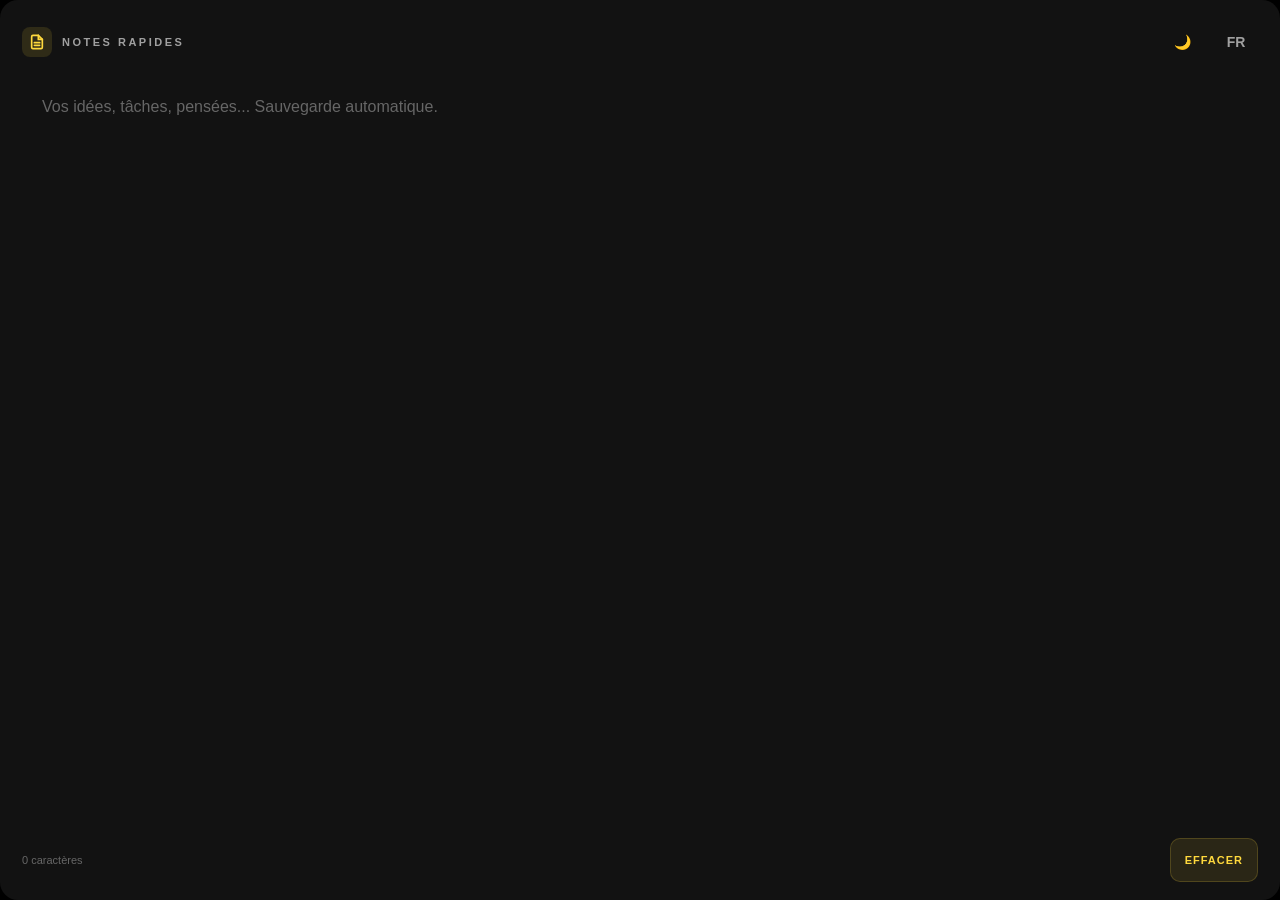
<file: productivity/notes/index.html>
<!doctype html>
<html lang="en">

<head>
  <script src="../theme-loader.js"></script>
  <meta charset="UTF-8" />

  <meta http-equiv="Content-Security-Policy"
    content="default-src 'self'; script-src 'self'; style-src 'self' 'unsafe-inline' https://fonts.googleapis.com; font-src 'self' https://fonts.gstatic.com; img-src 'self' data:; object-src 'none'; base-uri 'none'; form-action 'self'; frame-ancestors 'self'; upgrade-insecure-requests" />
  <title>Quick Notes</title>
  <link rel="icon" href="https://stealthylabs.eu/logos/favicon.png" />
  <link rel="preconnect" href="https://fonts.googleapis.com" />
  <link rel="preconnect" href="https://fonts.gstatic.com" crossorigin />
  <link href="https://fonts.googleapis.com/css2?family=Inter:wght@300;400;500;600;700&display=swap" rel="stylesheet" />
  <link rel="stylesheet" href="./style.css" />
</head>

<body>
  <div class="widget">
    <div class="mod-header">
      <div class="mod-icon">
        <svg width="16" height="16" viewBox="0 0 24 24" fill="none" stroke="currentColor" stroke-width="2.5"
          stroke-linecap="round">
          <path d="M14 2H6a2 2 0 0 0-2 2v16a2 2 0 0 0 2 2h12a2 2 0 0 0 2-2V8z" />
          <polyline points="14 2 14 8 20 8" />
          <line x1="16" y1="13" x2="8" y2="13" />
          <line x1="16" y1="17" x2="8" y2="17" />
        </svg>
      </div>
      <span class="mod-title" id="t-title">Quick Notes</span>
      <div class="lang-toggle" id="themeToggle" style="margin-left: auto">
        🌙
      </div>
      <div class="lang-toggle" id="langToggle">EN</div>
    </div>
    <div class="notes-body">
      <textarea class="notes-textarea" id="notesArea" placeholder="Your ideas, tasks, thoughts... Auto-saving."
        spellcheck="false"></textarea>
      <div class="notes-footer">
        <span class="char-counter" id="charCount">0 characters</span><span class="save-badge" id="saveBadge"><svg
            width="11" height="11" viewBox="0 0 24 24" stroke="currentColor" stroke-width="3" stroke-linecap="round">
            <polyline points="20 6 9 17 4 12" />
          </svg>
          <span id="t-saved">Saved</span> </span><button class="btn-clear" id="clearBtn">
          <span id="t-clear">Clear</span>
        </button>
      </div>
    </div>
  </div>
  <div class="toast" id="toast" role="status" aria-live="polite"></div>
  <script src="./app.js"></script>
</body>

</html>
</file>
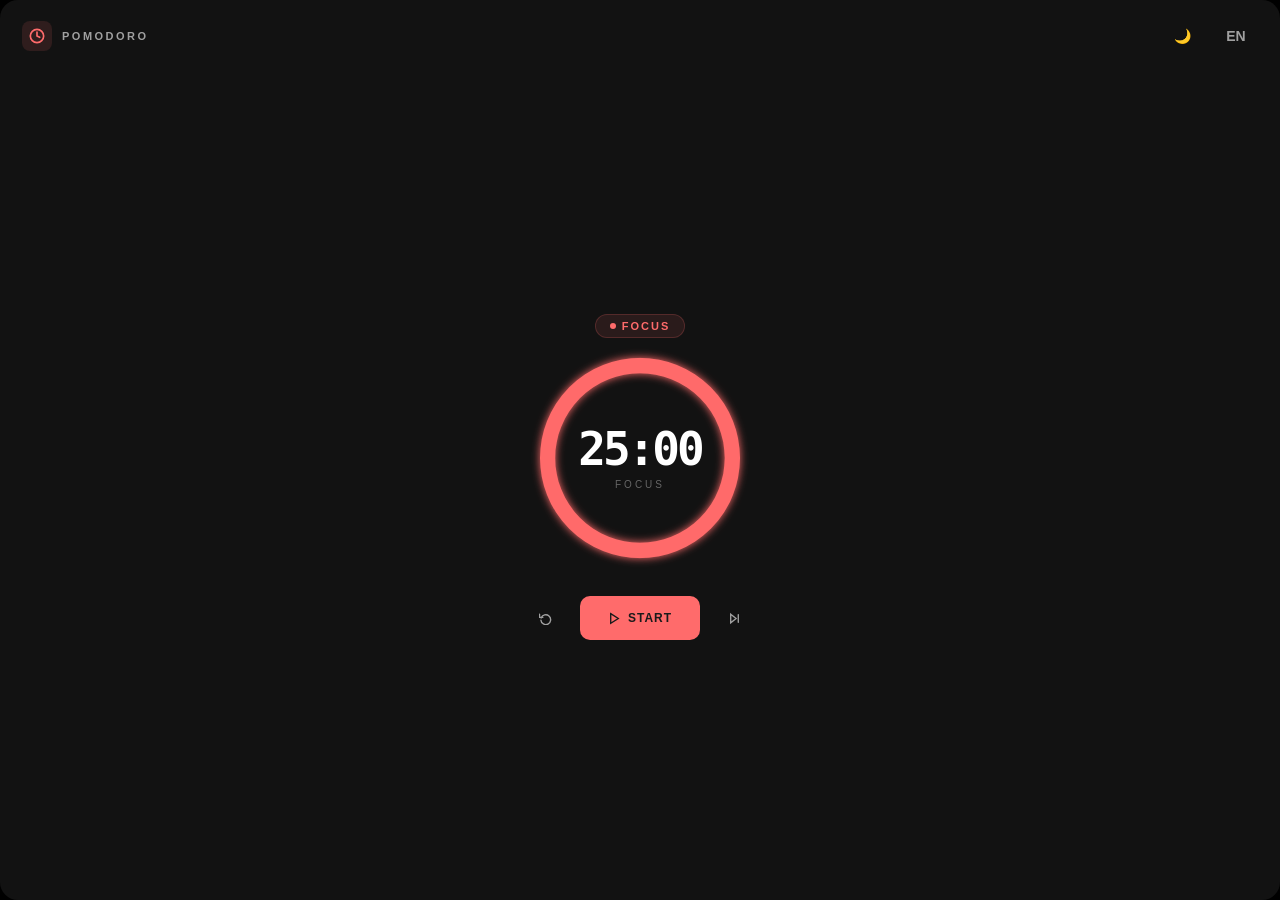
<file: productivity/pomodoro/index.html>
<!doctype html>
<html lang="en">

<head>
  <script src="../theme-loader.js"></script>
  <meta charset="UTF-8" />

  <meta http-equiv="Content-Security-Policy"
    content="default-src 'self'; script-src 'self'; style-src 'self' 'unsafe-inline' https://fonts.googleapis.com; font-src 'self' https://fonts.gstatic.com; img-src 'self' data:; object-src 'none'; base-uri 'none'; form-action 'self'; frame-ancestors 'self'; upgrade-insecure-requests" />
  <title>Pomodoro</title>
  <link rel="icon" href="https://stealthylabs.eu/logos/favicon.png" />
  <link rel="preconnect" href="https://fonts.googleapis.com" />
  <link rel="preconnect" href="https://fonts.gstatic.com" crossorigin />
  <link
    href="https://fonts.googleapis.com/css2?family=Inter:wght@300;400;500;600;700&family=JetBrains+Mono:wght@400;700&display=swap"
    rel="stylesheet" />
  <link rel="stylesheet" href="./style.css" />
</head>

<body>
  <div class="widget" id="widget">
    <div class="mod-header">
      <div class="mod-icon">
        <svg width="16" height="16" viewBox="0 0 24 24" fill="none" stroke="currentColor" stroke-width="2.5"
          stroke-linecap="round">
          <circle cx="12" cy="12" r="10" />
          <polyline points="12 6 12 12 16 14" />
        </svg>
      </div>
      <span class="mod-title" id="t-title">Pomodoro</span>
      <div class="lang-toggle" id="themeToggle" style="margin-left: auto">
        🌙
      </div>
      <div class="lang-toggle" id="langToggle">EN</div>
    </div>
    <div class="timer-body">
      <div class="phase-badge focus" id="phaseBadge">
        <span class="badge-dot"></span><span id="phaseLabel">Focus</span>
      </div>
      <div class="ring-wrap">
        <svg class="ring-svg" viewBox="0 0 100 100">
          <defs>
            <filter id="timerGlow" x="-50%" y="-50%" width="200%" height="200%">
              <feGaussianBlur stdDeviation="2" result="blur" />
              <feMerge>
                <feMergeNode in="blur" />
                <feMergeNode in="SourceGraphic" />
              </feMerge>
            </filter>
          </defs>
          <circle class="ring-track" cx="50" cy="50" r="42" />
          <circle class="ring-progress" id="ringProgress" cx="50" cy="50" r="42" stroke-dasharray="263.89"
            stroke-dashoffset="0" />
        </svg>
        <div class="ring-center">
          <div class="timer-digits" id="timerDigits">25:00</div>
          <div class="timer-sublabel" id="timerSub">focus</div>
        </div>
      </div>
      <div class="session-dots" id="sessionDots">
        <div class="s-dot" data-idx="0"></div>
        <div class="s-dot" data-idx="1"></div>
        <div class="s-dot" data-idx="2"></div>
        <div class="s-dot" data-idx="3"></div>
      </div>
      <div class="timer-controls">
        <button class="btn btn-ghost" id="resetBtn" aria-label="Reset">
          <svg width="13" height="13" viewBox="0 0 24 24" fill="none" stroke="currentColor" stroke-width="2.5"
            stroke-linecap="round">
            <polyline points="1 4 1 10 7 10" />
            <path d="M3.51 15a9 9 0 1 0 .49-3.86" />
          </svg></button><button class="btn btn-timer" id="startBtn" aria-label="Start">
          <svg width="13" height="13" viewBox="0 0 24 24" fill="none" stroke="currentColor" stroke-width="2.5"
            stroke-linecap="round" id="startIcon">
            <polygon points="5 3 19 12 5 21 5 3" />
          </svg><span id="startLabel">Start</span></button><button class="btn btn-ghost" id="skipBtn"
          aria-label="Skip phase">
          <svg width="13" height="13" viewBox="0 0 24 24" fill="none" stroke="currentColor" stroke-width="2.5"
            stroke-linecap="round">
            <polygon points="5 4 15 12 5 20 5 4" />
            <line x1="19" y1="5" x2="19" y2="19" />
          </svg>
        </button>
      </div>
    </div>
  </div>
  <div class="toast" id="toast" role="status" aria-live="polite"></div>
  <script src="./app.js"></script>
</body>

</html>
</file>
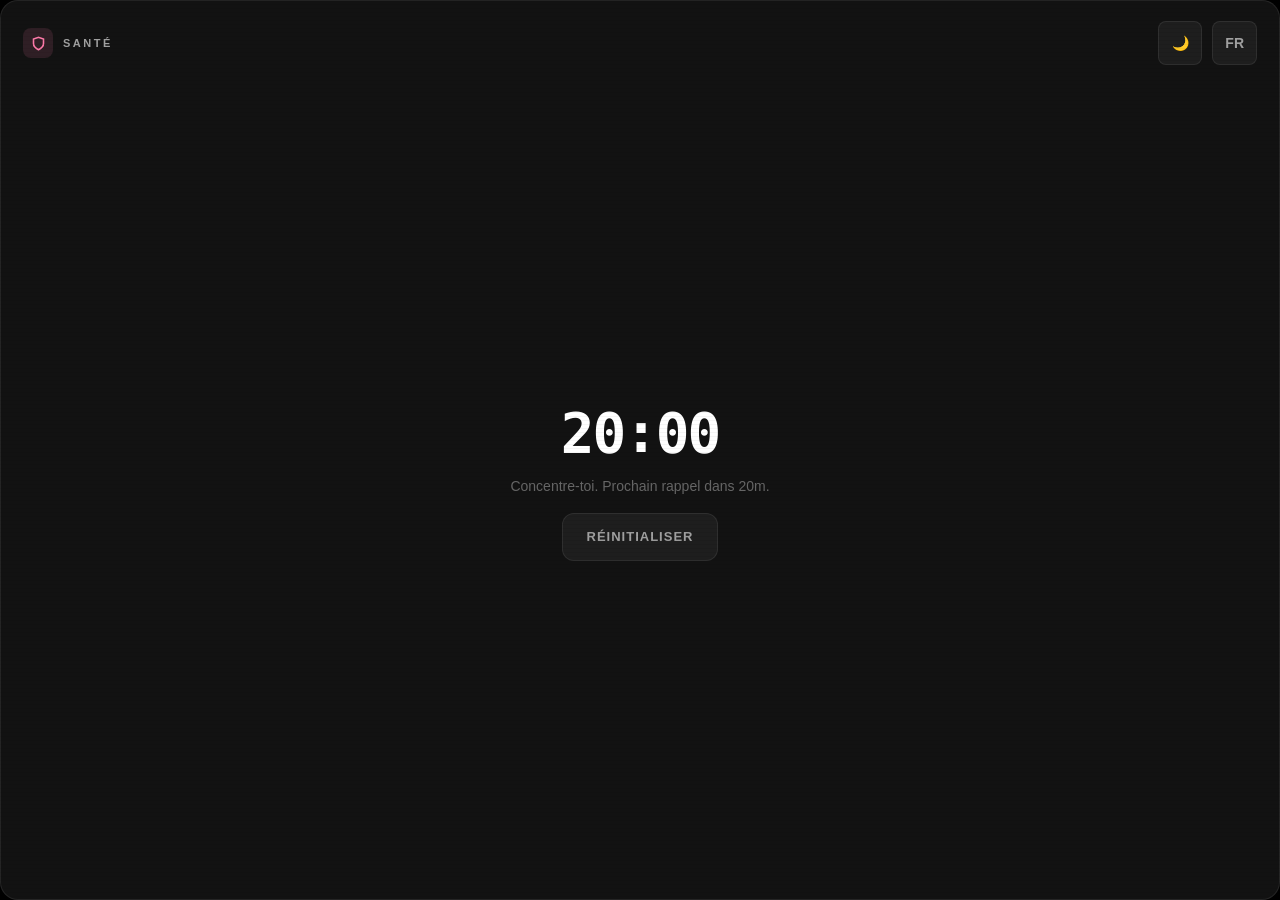
<file: productivity/posture-reminder/index.html>
<!doctype html>
<html lang="en">

<head>
  <script src="../theme-loader.js"></script>
  <meta charset="UTF-8" />

  <meta http-equiv="Content-Security-Policy"
    content="default-src 'self'; script-src 'self'; style-src 'self' 'unsafe-inline' https://fonts.googleapis.com; font-src 'self' https://fonts.gstatic.com; img-src 'self' data:; object-src 'none'; base-uri 'none'; form-action 'self'; frame-ancestors 'self'; upgrade-insecure-requests" />
  <title>Posture & Blink</title>
  <link rel="icon" href="https://stealthylabs.eu/logos/favicon.png" />
  <link rel="preconnect" href="https://fonts.googleapis.com" />
  <link rel="preconnect" href="https://fonts.gstatic.com" crossorigin />
  <link
    href="https://fonts.googleapis.com/css2?family=Inter:wght@400;500;600;700&family=JetBrains+Mono:wght@700&display=swap"
    rel="stylesheet" />
  <link rel="stylesheet" href="./style.css" />
</head>

<body>
  <div class="widget" id="widget">
    <div class="mod-header">
      <div class="mod-icon">
        <svg width="15" height="15" viewBox="0 0 24 24" fill="none" stroke="currentColor" stroke-width="2.5"
          stroke-linecap="round">
          <path d="M12 22s8-4 8-10V5l-8-3-8 3v7c0 6 8 10 8 10z"></path>
        </svg>
      </div>
      <span class="mod-title" id="t-title">Care</span>
      <div class="lang-toggle" id="themeToggle" style="margin-left: auto">
        🌙
      </div>
      <div class="lang-toggle" id="langToggle">EN</div>
    </div>

    <div class="reminder-body">
      <div class="time-display" id="timeDisplay">20:00</div>
      <div class="message-area" id="msgArea">Working...</div>
      <button class="action-btn" id="actionBtn">Reset</button>
    </div>
  </div>

  <script src="./app.js"></script>
</body>

</html>
</file>
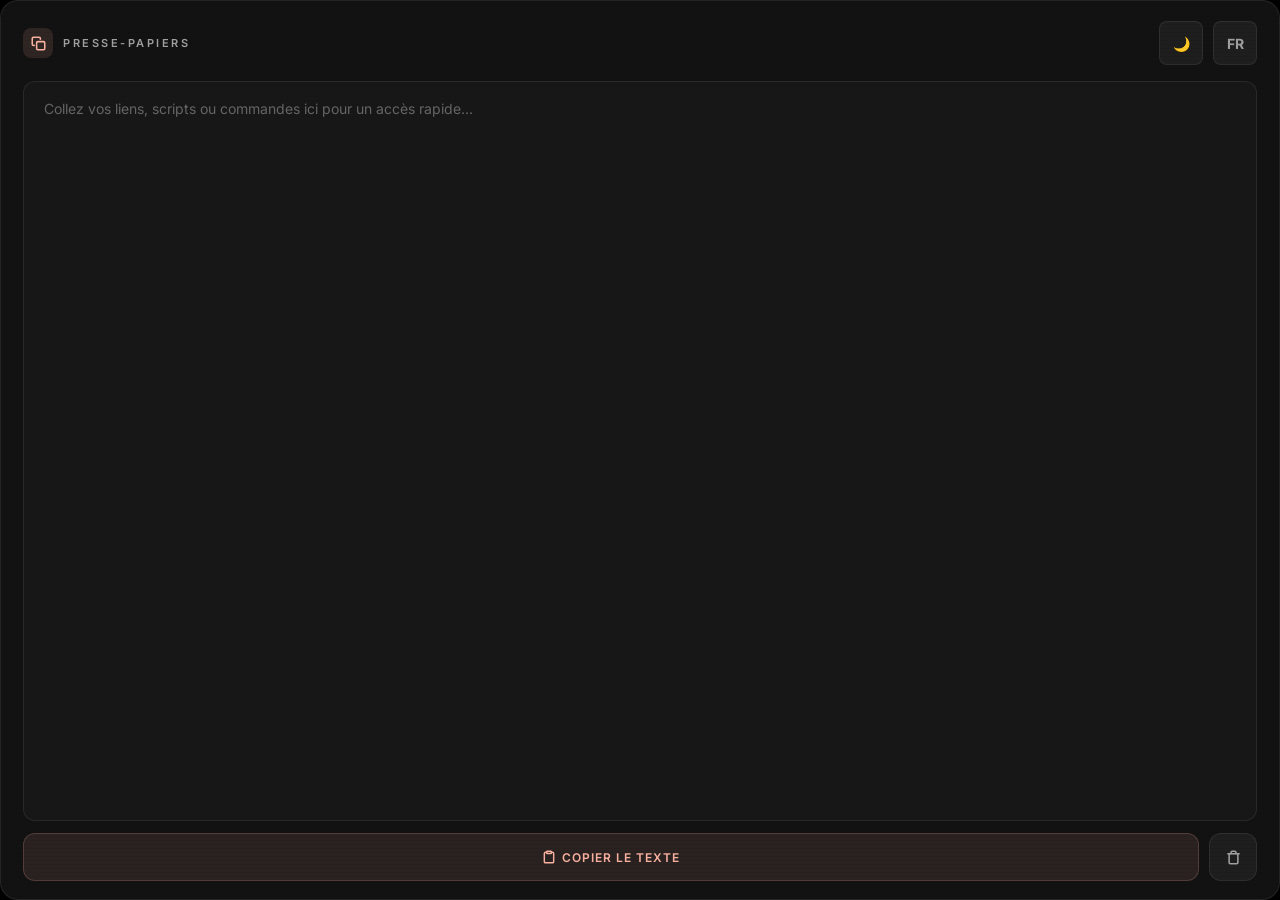
<file: productivity/quick-clipboard/index.html>
<!doctype html>
<html lang="en">

<head>
    <script id="theme-loader">
        (function () {
            var t = localStorage.getItem("pa_theme") || "dark";
            document.documentElement.setAttribute("data-theme", t);
        })();
    </script>
    <meta charset="UTF-8" />
    <meta name="viewport" content="width=device-width, initial-scale=1.0" />
    <title>Quick Clipboard</title>
    <link rel="icon" href="https://stealthylabs.eu/logos/favicon.png" />
    <link rel="preconnect" href="https://fonts.googleapis.com" />
    <link rel="preconnect" href="https://fonts.gstatic.com" crossorigin />
    <link
        href="https://fonts.googleapis.com/css2?family=Inter:wght@400;500;600;700&family=JetBrains+Mono:wght@400;700&display=swap"
        rel="stylesheet" />
    <link rel="stylesheet" href="./style.css" />
</head>

<body>
    <div class="widget">
        <div class="mod-header">
            <div class="mod-icon">
                <svg width="15" height="15" viewBox="0 0 24 24" fill="none" stroke="currentColor" stroke-width="2.5"
                    stroke-linecap="round">
                    <rect x="9" y="9" width="13" height="13" rx="2" ry="2"></rect>
                    <path d="M5 15H4a2 2 0 0 1-2-2V4a2 2 0 0 1 2-2h9a2 2 0 0 1 2 2v1"></path>
                </svg>
            </div>
            <span class="mod-title" id="t-title">Clipboard</span>
            <div class="lang-toggle" id="themeToggle" style="margin-left: auto">
                🌙
            </div>
            <div class="lang-toggle" id="langToggle">EN</div>
        </div>

        <div class="clip-body">
            <textarea class="clip-textarea" id="clipArea"
                placeholder="Paste links, scripts, or text here for quick access across your screen..."
                spellcheck="false"></textarea>
            <div class="clip-footer">
                <button class="btn-copy" id="copyBtn">
                    <svg style="margin-right: 6px" width="14" height="14" viewBox="0 0 24 24" fill="none"
                        stroke="currentColor" stroke-width="2.5" stroke-linecap="round">
                        <path d="M16 4h2a2 2 0 0 1 2 2v14a2 2 0 0 1-2 2H6a2 2 0 0 1-2-2V6a2 2 0 0 1 2-2h2"></path>
                        <rect x="8" y="2" width="8" height="4" rx="1" ry="1"></rect>
                    </svg>
                    <span id="t-copy">Copy to Clipboard</span>
                </button>
                <button class="btn-clear" id="clearBtn" aria-label="Clear">
                    <svg width="15" height="15" viewBox="0 0 24 24" fill="none" stroke="currentColor" stroke-width="2.5"
                        stroke-linecap="round">
                        <polyline points="3 6 5 6 21 6"></polyline>
                        <path d="M19 6v14a2 2 0 0 1-2 2H7a2 2 0 0 1-2-2V6m3 0V4a2 2 0 0 1 2-2h4a2 2 0 0 1 2 2v2"></path>
                    </svg>
                </button>
            </div>
        </div>
    </div>

    <div class="toast" id="toast" role="status" aria-live="polite"></div>
    <script>
        (() => {
            "use strict";
            const $ = (id) => document.getElementById(id);

            function showToast(msg, duration = 3000) {
                const el = $("toast");
                el.textContent = msg;
                el.classList.add("visible");
                clearTimeout(el._t);
                el._t = setTimeout(() => el.classList.remove("visible"), duration);
            }

            const THEME_KEY = "pa_theme";
            let currentTheme = localStorage.getItem(THEME_KEY) || "dark";

            function updateThemeUI() {
                $("themeToggle").textContent = currentTheme === "dark" ? "🌙" : "☀️";
                document.documentElement.setAttribute("data-theme", currentTheme);
            }

            $("themeToggle").addEventListener("click", () => {
                currentTheme = currentTheme === "dark" ? "light" : "dark";
                localStorage.setItem(THEME_KEY, currentTheme);
                updateThemeUI();
            });

            const LANG_KEY = "pa_lang";
            let currentLang = localStorage.getItem(LANG_KEY) || "fr";

            const i18n = {
                fr: {
                    title: "Presse-papiers",
                    placeholder:
                        "Collez vos liens, scripts ou commandes ici pour un accès rapide...",
                    btnCopy: "Copier le texte",
                    toastCopied: "✅ Copié dans le presse-papiers !",
                    toastEmpty: "⚠️ Rien à copier.",
                    toastCleared: "🗑️ Presse-papiers vidé.",
                },
                en: {
                    title: "Clipboard",
                    placeholder:
                        "Paste links, scripts, or text here for quick access...",
                    btnCopy: "Copy text",
                    toastCopied: "✅ Copied to clipboard!",
                    toastEmpty: "⚠️ Nothing to copy.",
                    toastCleared: "🗑️ Clipboard cleared.",
                },
            };

            function t(key) {
                return i18n[currentLang][key];
            }

            function updateLangUI() {
                $("langToggle").textContent = currentLang.toUpperCase();
                $("t-title").textContent = t("title");
                $("clipArea").placeholder = t("placeholder");
                $("t-copy").textContent = t("btnCopy");
            }

            $("langToggle").addEventListener("click", () => {
                currentLang = currentLang === "fr" ? "en" : "fr";
                localStorage.setItem(LANG_KEY, currentLang);
                updateLangUI();
            });

            window.addEventListener("storage", (e) => {
                if (e.key === THEME_KEY) {
                    currentTheme = e.newValue;
                    updateThemeUI();
                }
                if (e.key === LANG_KEY) {
                    currentLang = e.newValue;
                    updateLangUI();
                }
            });

            const CLIP_KEY = "pa_quickClipboard";
            let saveTimer = null;
            const clipArea = $("clipArea");

            clipArea.value = localStorage.getItem(CLIP_KEY) || "";

            clipArea.addEventListener("input", () => {
                clearTimeout(saveTimer);
                saveTimer = setTimeout(() => {
                    localStorage.setItem(CLIP_KEY, clipArea.value);
                }, 300);
            });

            $("copyBtn").addEventListener("click", () => {
                const text = clipArea.value;
                if (!text.trim()) {
                    showToast(t("toastEmpty"));
                    return;
                }

                // Create a temporary off-screen textarea, write text, copy, remove.
                // This bypasses navigator.clipboard restrictions in the iCUE iframe.
                const tmp = document.createElement("textarea");
                tmp.value = text;
                tmp.style.position = "fixed";
                tmp.style.top = "-9999px";
                tmp.style.left = "-9999px";
                tmp.setAttribute("readonly", "");
                document.body.appendChild(tmp);
                tmp.focus();
                tmp.select();
                tmp.setSelectionRange(0, 99999);
                try {
                    const ok = document.execCommand("copy");
                    showToast(ok ? t("toastCopied") : "❌ Copie échouée.");
                } catch (e) {
                    showToast("❌ Copie échouée.");
                }
                document.body.removeChild(tmp);
            });

            $("clearBtn").addEventListener("click", () => {
                clipArea.value = "";
                localStorage.removeItem(CLIP_KEY);
                showToast(t("toastCleared"));
            });

            // Initialize Loop
            updateThemeUI();
            updateLangUI();
        })();
    </script>
</body>

</html>
</file>
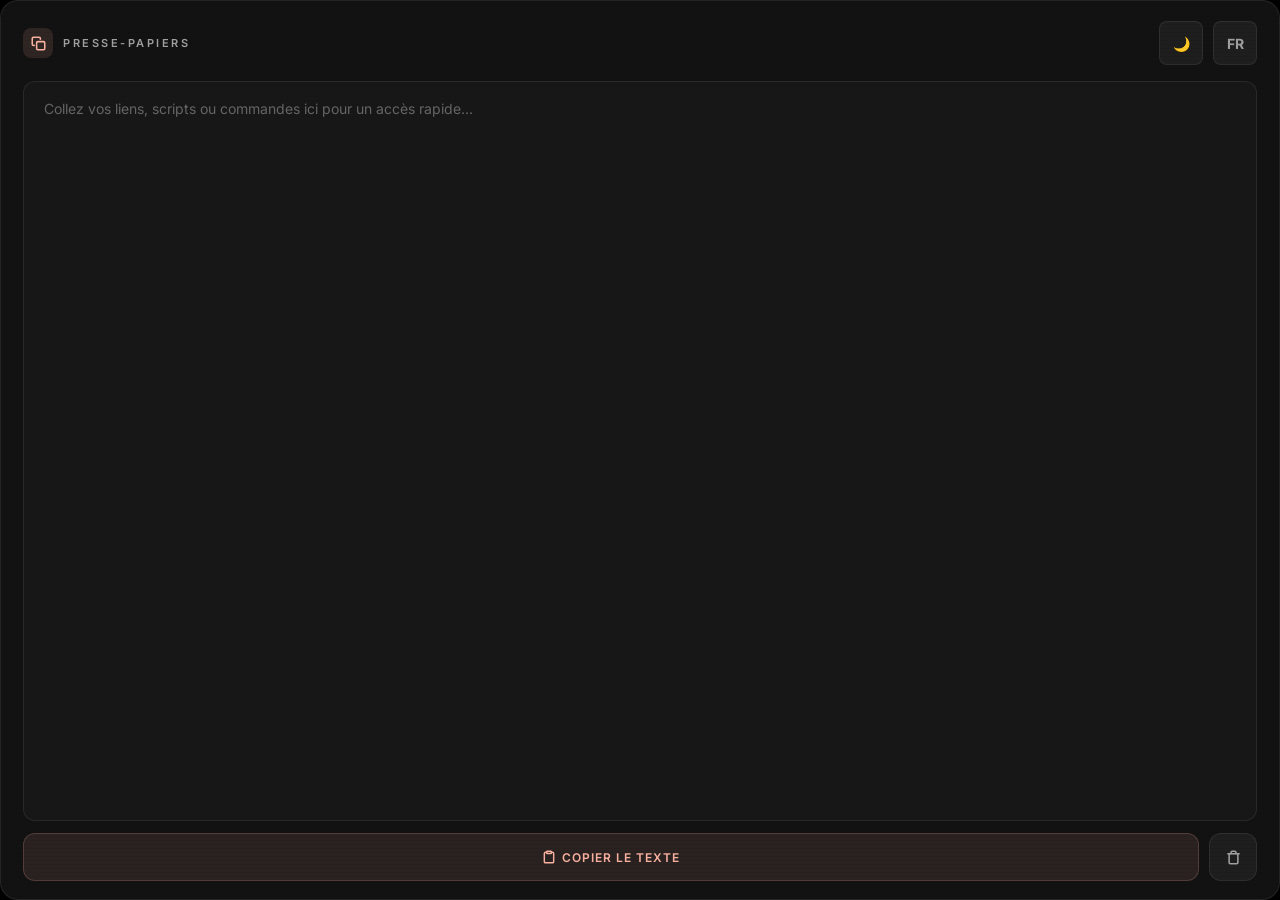
<file: productivity/index/quick-clipboard.html>
<!doctype html>
<html lang="en">

<head>
    <script id="theme-loader">
        (function () {
            var t = localStorage.getItem("pa_theme") || "dark";
            document.documentElement.setAttribute("data-theme", t);
        })();
    </script>
    <meta charset="UTF-8" />
    <meta name="viewport" content="width=device-width, initial-scale=1.0" />
    <title>Quick Clipboard</title>
    <link rel="preconnect" href="https://fonts.googleapis.com" />
    <link rel="preconnect" href="https://fonts.gstatic.com" crossorigin />
    <link
        href="https://fonts.googleapis.com/css2?family=Inter:wght@400;500;600;700&family=JetBrains+Mono:wght@400;700&display=swap"
        rel="stylesheet" />
    <style>
        *,
        *::before,
        *::after {
            box-sizing: border-box;
            margin: 0;
            padding: 0;
        }

        button {
            cursor: pointer;
            font-family: inherit;
            border: none;
            background: none;
            outline: none;
        }

        :root,
        :root[data-theme="dark"] {
            --bg: #000000;
            --surface: #121212;
            --border: var(--overlay-8);
            --border-h: rgba(255, 255, 255, 0.15);
            --text-1: #ffffff;
            --text-2: #a0a0a0;
            --text-3: #666666;
            --accent: #fab1a0;
            /* soft peach */
            --tr: 0.18s cubic-bezier(0.4, 0, 0.2, 1);

            --overlay-2: rgba(255, 255, 255, 0.025);
            --overlay-3: rgba(255, 255, 255, 0.035);
            --overlay-5: rgba(255, 255, 255, 0.05);
            --overlay-8: rgba(255, 255, 255, 0.08);
            --overlay-10: rgba(255, 255, 255, 0.1);
            --toast-bg: #2c2c2c;
            --grid-overlay: rgba(0, 0, 0, 0.04);
        }

        :root[data-theme="light"] {
            --bg: #f5f5f7;
            --surface: #ffffff;
            --border: rgba(0, 0, 0, 0.08);
            --border-h: rgba(0, 0, 0, 0.15);
            --text-1: #1a1a1a;
            --text-2: #666666;
            --text-3: #999999;

            --overlay-2: rgba(0, 0, 0, 0.025);
            --overlay-3: rgba(0, 0, 0, 0.035);
            --overlay-5: rgba(0, 0, 0, 0.05);
            --overlay-8: rgba(0, 0, 0, 0.08);
            --overlay-10: rgba(0, 0, 0, 0.1);
            --toast-bg: #ffffff;
            --grid-overlay: rgba(0, 0, 0, 0.02);
        }

        html,
        body {
            width: 100%;
            height: 100vh;
            overflow: hidden;
            background: var(--bg);
            color: var(--text-1);
            font-family: "Inter", sans-serif;
            font-size: 14px;
            -webkit-font-smoothing: antialiased;
        }

        body::after {
            content: "";
            position: fixed;
            inset: 0;
            background: repeating-linear-gradient(0deg,
                    transparent 0px,
                    transparent 3px,
                    var(--grid-overlay) 3px,
                    var(--grid-overlay) 4px);
            pointer-events: none;
            z-index: 9999;
        }

        .widget {
            width: 100%;
            height: 100%;
            background: var(--surface);
            border: 1px solid var(--border);
            border-radius: 18px;
            padding: 20px 22px 18px;
            display: flex;
            flex-direction: column;
            position: relative;
            overflow: hidden;
        }

        .mod-header {
            display: flex;
            align-items: center;
            gap: 10px;
            margin-bottom: 16px;
            flex-shrink: 0;
        }

        .mod-icon {
            width: 30px;
            height: 30px;
            border-radius: 8px;
            background: rgba(250, 177, 160, 0.12);
            color: var(--accent);
            display: flex;
            align-items: center;
            justify-content: center;
            flex-shrink: 0;
        }

        .mod-title {
            font-size: 11px;
            font-weight: 600;
            letter-spacing: 2.5px;
            text-transform: uppercase;
            color: var(--text-2);
        }

        .lang-toggle {
            font-size: 14px;
            font-weight: 700;
            cursor: pointer;
            color: var(--text-2);
            padding: 8px 12px;
            border-radius: 8px;
            background: var(--overlay-5);
            border: 1px solid var(--border);
            transition: all var(--tr);
            display: flex;
            align-items: center;
            justify-content: center;
            min-width: 44px;
            min-height: 44px;
        }

        .lang-toggle:hover {
            background: var(--overlay-10);
            color: var(--text-1);
            border-color: var(--border-h);
        }

        .clip-body {
            flex: 1;
            display: flex;
            flex-direction: column;
            gap: 12px;
            min-height: 0;
        }

        .clip-textarea {
            flex: 1;
            background: var(--overlay-2);
            border: 1px solid var(--border);
            border-radius: 12px;
            padding: 16px 20px;
            color: var(--accent);
            font-family: "JetBrains Mono", monospace;
            font-size: 14px;
            line-height: 1.6;
            resize: none;
            outline: none;
            transition: all var(--tr);
            min-height: 0;
        }

        .clip-textarea:focus {
            border-color: rgba(250, 177, 160, 0.4);
            background: var(--overlay-5);
        }

        .clip-textarea::placeholder {
            color: var(--text-3);
            font-family: "Inter", sans-serif;
        }

        .clip-footer {
            display: flex;
            align-items: center;
            gap: 10px;
            flex-shrink: 0;
        }

        .btn-copy {
            display: inline-flex;
            align-items: center;
            justify-content: center;
            height: 48px;
            padding: 0 16px;
            border-radius: 12px;
            font-size: 12px;
            font-weight: 600;
            letter-spacing: 1px;
            text-transform: uppercase;
            background: rgba(250, 177, 160, 0.1);
            color: var(--accent);
            border: 1px solid rgba(250, 177, 160, 0.2);
            transition: all var(--tr);
            flex: 1;
        }

        .btn-copy:hover {
            background: rgba(250, 177, 160, 0.2);
            border-color: rgba(250, 177, 160, 0.4);
        }

        .btn-copy:active {
            transform: scale(0.96);
        }

        .btn-clear {
            display: inline-flex;
            align-items: center;
            justify-content: center;
            width: 48px;
            height: 48px;
            border-radius: 12px;
            background: var(--overlay-5);
            color: var(--text-2);
            border: 1px solid var(--border);
            transition: all var(--tr);
        }

        .btn-clear:hover {
            background: var(--overlay-10);
            color: var(--text-1);
            border-color: var(--border-h);
        }

        .btn-clear:active {
            transform: scale(0.96);
        }

        .toast {
            position: fixed;
            bottom: 14px;
            left: 50%;
            transform: translateX(-50%) translateY(12px);
            background: var(--toast-bg);
            border: 1px solid var(--border-h);
            border-radius: 12px;
            padding: 9px 18px;
            font-size: 12px;
            font-weight: 500;
            color: var(--text-1);
            opacity: 0;
            transition: all 0.3s cubic-bezier(0.34, 1.56, 0.64, 1);
            z-index: 1000;
            pointer-events: none;
            white-space: nowrap;
        }

        .toast.visible {
            opacity: 1;
            transform: translateX(-50%) translateY(0);
        }
    </style>
</head>

<body>
    <div class="widget">
        <div class="mod-header">
            <div class="mod-icon">
                <svg width="15" height="15" viewBox="0 0 24 24" fill="none" stroke="currentColor" stroke-width="2.5"
                    stroke-linecap="round">
                    <rect x="9" y="9" width="13" height="13" rx="2" ry="2"></rect>
                    <path d="M5 15H4a2 2 0 0 1-2-2V4a2 2 0 0 1 2-2h9a2 2 0 0 1 2 2v1"></path>
                </svg>
            </div>
            <span class="mod-title" id="t-title">Clipboard</span>
            <div class="lang-toggle" id="themeToggle" style="margin-left: auto">
                🌙
            </div>
            <div class="lang-toggle" id="langToggle">EN</div>
        </div>

        <div class="clip-body">
            <textarea class="clip-textarea" id="clipArea"
                placeholder="Paste links, scripts, or text here for quick access across your screen..."
                spellcheck="false"></textarea>
            <div class="clip-footer">
                <button class="btn-copy" id="copyBtn">
                    <svg style="margin-right: 6px" width="14" height="14" viewBox="0 0 24 24" fill="none"
                        stroke="currentColor" stroke-width="2.5" stroke-linecap="round">
                        <path d="M16 4h2a2 2 0 0 1 2 2v14a2 2 0 0 1-2 2H6a2 2 0 0 1-2-2V6a2 2 0 0 1 2-2h2"></path>
                        <rect x="8" y="2" width="8" height="4" rx="1" ry="1"></rect>
                    </svg>
                    <span id="t-copy">Copy to Clipboard</span>
                </button>
                <button class="btn-clear" id="clearBtn" aria-label="Clear">
                    <svg width="15" height="15" viewBox="0 0 24 24" fill="none" stroke="currentColor" stroke-width="2.5"
                        stroke-linecap="round">
                        <polyline points="3 6 5 6 21 6"></polyline>
                        <path d="M19 6v14a2 2 0 0 1-2 2H7a2 2 0 0 1-2-2V6m3 0V4a2 2 0 0 1 2-2h4a2 2 0 0 1 2 2v2"></path>
                    </svg>
                </button>
            </div>
        </div>
    </div>

    <div class="toast" id="toast" role="status" aria-live="polite"></div>
    <script>
        (() => {
            "use strict";
            const $ = (id) => document.getElementById(id);

            function showToast(msg, duration = 3000) {
                const el = $("toast");
                el.textContent = msg;
                el.classList.add("visible");
                clearTimeout(el._t);
                el._t = setTimeout(() => el.classList.remove("visible"), duration);
            }

            const THEME_KEY = "pa_theme";
            let currentTheme = localStorage.getItem(THEME_KEY) || "dark";

            function updateThemeUI() {
                $("themeToggle").textContent = currentTheme === "dark" ? "🌙" : "☀️";
                document.documentElement.setAttribute("data-theme", currentTheme);
            }

            $("themeToggle").addEventListener("click", () => {
                currentTheme = currentTheme === "dark" ? "light" : "dark";
                localStorage.setItem(THEME_KEY, currentTheme);
                updateThemeUI();
            });

            const LANG_KEY = "pa_lang";
            let currentLang = localStorage.getItem(LANG_KEY) || "fr";

            const i18n = {
                fr: {
                    title: "Presse-papiers",
                    placeholder:
                        "Collez vos liens, scripts ou commandes ici pour un accès rapide...",
                    btnCopy: "Copier le texte",
                    toastCopied: "✅ Copié dans le presse-papiers !",
                    toastEmpty: "⚠️ Rien à copier.",
                    toastCleared: "🗑️ Presse-papiers vidé.",
                },
                en: {
                    title: "Clipboard",
                    placeholder:
                        "Paste links, scripts, or text here for quick access...",
                    btnCopy: "Copy text",
                    toastCopied: "✅ Copied to clipboard!",
                    toastEmpty: "⚠️ Nothing to copy.",
                    toastCleared: "🗑️ Clipboard cleared.",
                },
            };

            function t(key) {
                return i18n[currentLang][key];
            }

            function updateLangUI() {
                $("langToggle").textContent = currentLang.toUpperCase();
                $("t-title").textContent = t("title");
                $("clipArea").placeholder = t("placeholder");
                $("t-copy").textContent = t("btnCopy");
            }

            $("langToggle").addEventListener("click", () => {
                currentLang = currentLang === "fr" ? "en" : "fr";
                localStorage.setItem(LANG_KEY, currentLang);
                updateLangUI();
            });

            window.addEventListener("storage", (e) => {
                if (e.key === THEME_KEY) {
                    currentTheme = e.newValue;
                    updateThemeUI();
                }
                if (e.key === LANG_KEY) {
                    currentLang = e.newValue;
                    updateLangUI();
                }
            });

            const CLIP_KEY = "pa_quickClipboard";
            let saveTimer = null;
            const clipArea = $("clipArea");

            clipArea.value = localStorage.getItem(CLIP_KEY) || "";

            clipArea.addEventListener("input", () => {
                clearTimeout(saveTimer);
                saveTimer = setTimeout(() => {
                    localStorage.setItem(CLIP_KEY, clipArea.value);
                }, 300);
            });

            $("copyBtn").addEventListener("click", () => {
                const text = clipArea.value;
                if (!text.trim()) {
                    showToast(t("toastEmpty"));
                    return;
                }

                // Create a temporary off-screen textarea, write text, copy, remove.
                // This bypasses navigator.clipboard restrictions in the iCUE iframe.
                const tmp = document.createElement("textarea");
                tmp.value = text;
                tmp.style.position = "fixed";
                tmp.style.top = "-9999px";
                tmp.style.left = "-9999px";
                tmp.setAttribute("readonly", "");
                document.body.appendChild(tmp);
                tmp.focus();
                tmp.select();
                tmp.setSelectionRange(0, 99999);
                try {
                    const ok = document.execCommand("copy");
                    showToast(ok ? t("toastCopied") : "❌ Copie échouée.");
                } catch (e) {
                    showToast("❌ Copie échouée.");
                }
                document.body.removeChild(tmp);
            });

            $("clearBtn").addEventListener("click", () => {
                clipArea.value = "";
                localStorage.removeItem(CLIP_KEY);
                showToast(t("toastCleared"));
            });

            // Initialize Loop
            updateThemeUI();
            updateLangUI();
        })();
    </script>
</body>

</html>
</file>
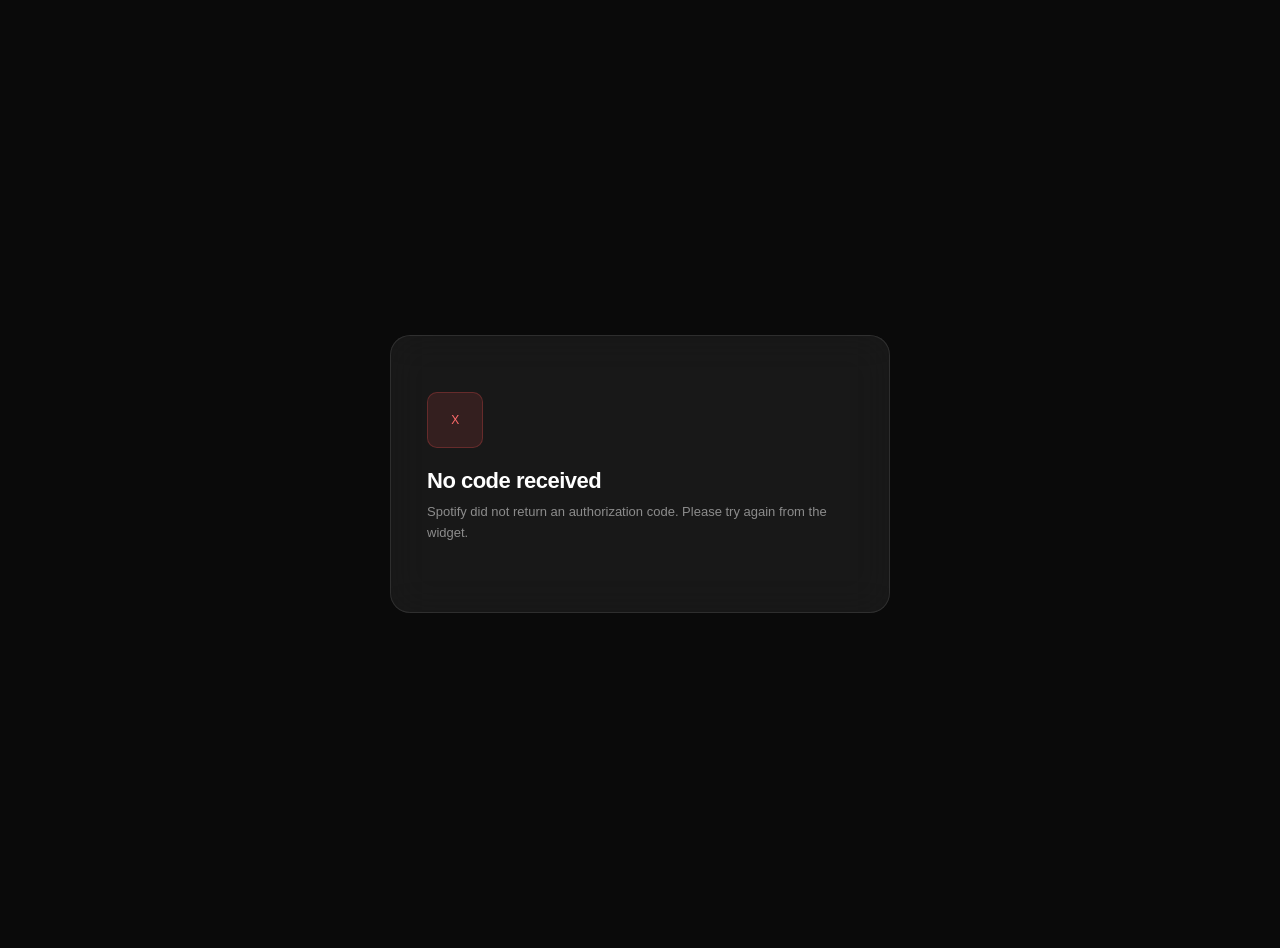
<file: spotify-visualizer/auth/callback.html>
<!doctype html>
<html lang="en">

<head>
    <meta charset="UTF-8" />
    <meta name="viewport" content="width=device-width, initial-scale=1.0" />
    <meta name="referrer" content="no-referrer" />
    <meta http-equiv="Content-Security-Policy"
        content="default-src 'self'; script-src 'self'; style-src 'self' 'unsafe-inline' https://fonts.googleapis.com; font-src 'self' https://fonts.gstatic.com; img-src 'self' data:; connect-src 'self' https://accounts.spotify.com; object-src 'none'; base-uri 'none'; form-action 'none';" />
    <title>Spotify Auth — Token</title>
    <link rel="icon" href="https://stealthylabs.eu/logos/favicon.png" />
    <link rel="preconnect" href="https://fonts.googleapis.com" />
    <link rel="preconnect" href="https://fonts.gstatic.com" crossorigin />
    <link
        href="https://fonts.googleapis.com/css2?family=Inter:wght@300;400;500;600;700&family=JetBrains+Mono:wght@400;700&display=swap"
        rel="stylesheet" />
    <link rel="stylesheet" href="./css/auth.css" />
</head>

<body>
    <div class="card wide">
        <div class="step-icon loading" id="icon">⏳</div>
        <h1 id="title">Exchanging token…</h1>
        <p id="subtitle">Please wait while we authenticate with Spotify.</p>

        <div id="tokenSection" style="display:none;" class="token-section">
            <div class="token-label">Your Refresh Token</div>
            <div class="token-box" id="tokenBox">
                <span id="tokenText"></span>
                <button class="copy-btn" id="copyBtn">Copy</button>
            </div>

            <div class="steps">
                <p>Next steps:</p>
                <ol>
                    <li>Click <strong>Copy</strong> above to copy the token.</li>
                    <li>Go back to your <strong>Spotify Visualizer</strong> widget in iCUE.</li>
                    <li>Open <strong>⚙️ Settings</strong> and paste the token in the <strong>Refresh Token</strong>
                        field.</li>
                    <li>Click <strong>Save</strong> — the widget will start playing!</li>
                </ol>
            </div>

            <div class="alert">
                ⚠️ Keep this token private. Anyone with it can control your Spotify playback.
                If compromised, revoke it at <a href="https://www.spotify.com/account/apps/" target="_blank"
                    rel="noopener noreferrer" style="color: inherit;">spotify.com/account/apps</a>.
            </div>
        </div>
    </div>

    <script src="./js/callback.js"></script>
</body>

</html>
</file>
<file: ai-assistant/css/widget.css>
/* ═══════════════════════════════════════════════════════════════════
 *  AI ASSISTANT — widget.css
 *  Glassmorphism dark-first design, purple AI accent
 *  Theme variables mirror the rest of the iframe-edge system
 * ═══════════════════════════════════════════════════════════════════ */

/* ── Theme variables ─────────────────────────────────────────────── */
:root {
    --bg: #000000;
    --surface: #0d0d0d;
    --border: rgba(255, 255, 255, 0.08);
    --border-h: rgba(255, 255, 255, 0.15);
    --text-1: #ffffff;
    --text-2: #a0a0a0;
    --text-3: #555555;
    --accent: #a78bfa;
    --accent-h: #c4b5fd;
    --accent-dim: rgba(167, 139, 250, 0.14);
    --accent-border: rgba(167, 139, 250, 0.35);
    --glass-bg: rgba(10, 10, 14, 0.72);
    --glass-b: rgba(255, 255, 255, 0.09);
    --toast-bg: #1c1c1c;
    --overlay-5: rgba(255, 255, 255, 0.05);
    --overlay-8: rgba(255, 255, 255, 0.08);
    --overlay-12: rgba(255, 255, 255, 0.12);
    --tr: 0.18s cubic-bezier(0.4, 0, 0.2, 1);
    --sidebar-w: 260px;
}

:root[data-theme="light"] {
    --bg: #e8e8ea;
    --surface: #f4f4f6;
    --border: rgba(0, 0, 0, 0.12);
    --border-h: rgba(0, 0, 0, 0.24);
    --text-1: #0a0a0a;
    --text-2: #3a3a3a;
    --text-3: #808080;
    --accent: #7c3aed;
    --accent-h: #6d28d9;
    --accent-dim: rgba(124, 58, 237, 0.10);
    --accent-border: rgba(124, 58, 237, 0.30);
    --glass-bg: rgba(255, 255, 255, 0.82);
    --glass-b: rgba(0, 0, 0, 0.10);
    --toast-bg: #ffffff;
    --overlay-5: rgba(0, 0, 0, 0.06);
    --overlay-8: rgba(0, 0, 0, 0.10);
    --overlay-12: rgba(0, 0, 0, 0.16);
}


/* ── Reset ───────────────────────────────────────────────────────── */
*,
*::before,
*::after {
    box-sizing: border-box;
    margin: 0;
    padding: 0;
}

html,
body {
    width: 100%;
    height: 100%;
    overflow: hidden;
    background: var(--bg);
    font-family: 'Inter', sans-serif;
    font-size: 13px;
    color: var(--text-1);
    -webkit-font-smoothing: antialiased;
}

button {
    cursor: pointer;
    font-family: inherit;
}

input,
textarea,
select {
    font-family: inherit;
}

.ui-hidden {
    display: none !important;
}

.hidden {
    visibility: hidden;
    pointer-events: none;
    opacity: 0;
}

/* ── Widget container ────────────────────────────────────────────── */
#widget {
    width: 100%;
    height: 100%;
    display: flex;
    flex-direction: column;
    background: var(--glass-bg);
    backdrop-filter: blur(28px) saturate(1.6);
    -webkit-backdrop-filter: blur(28px) saturate(1.6);
    border: 1px solid var(--glass-b);
    overflow: hidden;
    position: relative;
}


/* ── Header ──────────────────────────────────────────────────────── */
.hdr {
    display: flex;
    align-items: center;
    gap: 6px;
    padding: 0 10px;
    height: 38px;
    flex-shrink: 0;
    border-bottom: 1px solid var(--border);
    background: var(--overlay-5);
}

.hdr-icon {
    display: flex;
    align-items: center;
    color: var(--accent);
    flex-shrink: 0;
}

.hdr-title {
    font-size: 0.8rem;
    font-weight: 600;
    letter-spacing: 0.02em;
    color: var(--text-1);
    flex-shrink: 0;
}

.model-badge {
    font-size: 0.67rem;
    font-family: 'JetBrains Mono', monospace;
    color: var(--accent);
    background: var(--accent-dim);
    border: 1px solid var(--accent-border);
    border-radius: 4px;
    padding: 1px 6px;
    letter-spacing: 0.01em;
    flex-shrink: 0;
}

.hdr-sep {
    margin-left: auto;
}

.icon-btn {
    width: 26px;
    height: 26px;
    border-radius: 6px;
    background: none;
    border: 1px solid transparent;
    display: flex;
    align-items: center;
    justify-content: center;
    color: var(--text-2);
    font-size: 0.8rem;
    transition: background var(--tr), border-color var(--tr), color var(--tr);
    flex-shrink: 0;
}

.icon-btn:hover {
    background: var(--overlay-8);
    border-color: var(--border);
    color: var(--text-1);
}

.icon-btn:active {
    background: var(--overlay-12);
}

/* ── Main content area ───────────────────────────────────────────── */
#content {
    flex: 1;
    display: flex;
    overflow: hidden;
    position: relative;
}

/* ── Sidebar ─────────────────────────────────────────────────────── */
#sidebar {
    display: flex;
    /* always in the flex flow */
    flex-direction: column;
    width: 0;
    flex-shrink: 0;
    border-right: 0 solid var(--border);
    background: var(--overlay-5);
    overflow: hidden;
    transition: width 0.25s cubic-bezier(0.4, 0, 0.2, 1),
        border-right-width 0.25s cubic-bezier(0.4, 0, 0.2, 1);
}

/* Sidebar open — pushes content (M/L/XL all use this) */
#widget.sidebar-open #sidebar {
    width: var(--sidebar-w);
    border-right-width: 1px;
}

/* Backdrop — only visible on M/L when drawer is open */
#sidebarBackdrop {
    display: none;
    position: absolute;
    inset: 0;
    z-index: 15;
    background: rgba(0, 0, 0, 0.45);
    backdrop-filter: blur(2px);
    -webkit-backdrop-filter: blur(2px);
    animation: fadeIn 0.2s ease;
}

@keyframes fadeIn {
    from {
        opacity: 0;
    }

    to {
        opacity: 1;
    }
}

html.sz-m #widget.sidebar-open #sidebarBackdrop,
html.sz-l #widget.sidebar-open #sidebarBackdrop {
    display: block;
}

.sidebar-hdr {
    display: flex;
    align-items: center;
    justify-content: space-between;
    padding: 10px 12px 8px;
    font-size: 0.7rem;
    font-weight: 600;
    letter-spacing: 0.06em;
    text-transform: uppercase;
    color: var(--text-3);
    border-bottom: 1px solid var(--border);
    flex-shrink: 0;
}

.sidebar-new-btn {
    width: 22px;
    height: 22px;
    border-radius: 5px;
    background: none;
    border: 1px solid var(--border);
    display: flex;
    align-items: center;
    justify-content: center;
    color: var(--text-3);
    transition: background var(--tr), color var(--tr), border-color var(--tr);
}

.sidebar-new-btn:hover {
    background: var(--accent-dim);
    border-color: var(--accent-border);
    color: var(--accent);
}

#historyList {
    flex: 1;
    overflow-y: auto;
    scrollbar-width: thin;
    scrollbar-color: var(--border) transparent;
    padding: 6px 0;
}

#historyList::-webkit-scrollbar {
    width: 3px;
}

#historyList::-webkit-scrollbar-thumb {
    background: var(--border);
    border-radius: 2px;
}

.history-item {
    position: relative;
    padding: 7px 12px;
    cursor: pointer;
    border-left: 2px solid transparent;
    transition: background var(--tr), border-color var(--tr);
}

.history-item:hover {
    background: var(--overlay-5);
}

.history-item.active {
    background: var(--accent-dim);
    border-left-color: var(--accent);
}

.history-title {
    font-size: 0.78rem;
    color: var(--text-2);
    white-space: nowrap;
    overflow: hidden;
    text-overflow: ellipsis;
    line-height: 1.3;
    padding-right: 18px;
}

.history-item.active .history-title {
    color: var(--text-1);
}

.history-date {
    font-size: 0.68rem;
    color: var(--text-3);
    margin-top: 2px;
    font-family: 'JetBrains Mono', monospace;
}

.history-del {
    position: absolute;
    right: 8px;
    top: 50%;
    transform: translateY(-50%);
    width: 18px;
    height: 18px;
    border-radius: 4px;
    background: none;
    border: none;
    color: var(--text-3);
    font-size: 14px;
    line-height: 1;
    display: flex;
    align-items: center;
    justify-content: center;
    opacity: 0;
    transition: opacity var(--tr), background var(--tr), color var(--tr);
}

.history-item:hover .history-del {
    opacity: 1;
}

.history-del:hover {
    background: rgba(239, 68, 68, 0.15);
    color: #f87171;
}

/* ── Chat area ───────────────────────────────────────────────────── */
#chatWrap {
    flex: 1;
    display: flex;
    flex-direction: column;
    position: relative;
    overflow: hidden;
    min-width: 0;
}

/* ── State overlay (setup) ───────────────────────────────────────── */
#stateOverlay {
    position: absolute;
    inset: 0;
    display: flex;
    align-items: center;
    justify-content: center;
    z-index: 10;
    transition: opacity 0.25s ease;
}

#stateOverlay.hidden {
    opacity: 0;
    pointer-events: none;
}

.state-inner {
    text-align: center;
    display: flex;
    flex-direction: column;
    align-items: center;
    gap: 12px;
    position: relative;
}

.state-glow {
    position: absolute;
    inset: -40px;
    background: radial-gradient(ellipse at center, var(--accent-dim) 0%, transparent 70%);
    pointer-events: none;
    animation: glowPulse 3s ease-in-out infinite;
}

@keyframes glowPulse {

    0%,
    100% {
        opacity: 0.6;
        transform: scale(1);
    }

    50% {
        opacity: 1;
        transform: scale(1.08);
    }
}

.state-icon {
    font-size: 2rem;
    line-height: 1;
}

.state-title {
    font-size: 1rem;
    font-weight: 600;
    color: var(--text-1);
}

.state-sub {
    font-size: 0.8rem;
    color: var(--text-2);
    max-width: 280px;
    line-height: 1.5;
}

.state-btn {
    margin-top: 4px;
    padding: 8px 20px;
    border-radius: 8px;
    background: var(--accent);
    border: none;
    color: #fff;
    font-size: 0.8rem;
    font-weight: 500;
    transition: background var(--tr), transform var(--tr);
}

.state-btn:hover {
    background: var(--accent-h);
}

.state-btn:active {
    transform: scale(0.97);
}

/* ── Welcome screen ──────────────────────────────────────────────── */
#welcomeWrap {
    position: absolute;
    inset: 0;
    display: flex;
    align-items: center;
    justify-content: center;
    z-index: 5;
    transition: opacity 0.25s ease;
    pointer-events: none;
    /* never block clicks on input bar below */
}

#welcomeWrap.hidden {
    opacity: 0;
}

.welcome-inner {
    pointer-events: auto;
    /* restore clicks for orb + suggestion chips */

    display: flex;
    flex-direction: column;
    align-items: center;
    gap: 16px;
    text-align: center;
    padding: 0 20px;
}

.welcome-orb {
    width: 56px;
    height: 56px;
    border-radius: 50%;
    background: radial-gradient(circle at 40% 35%, var(--accent-h), var(--accent) 50%, #6d28d9);
    box-shadow: 0 0 40px var(--accent-dim), 0 0 80px rgba(167, 139, 250, 0.08);
    animation: orbFloat 4s ease-in-out infinite;
}

@keyframes orbFloat {

    0%,
    100% {
        transform: translateY(0) scale(1);
        box-shadow: 0 0 40px var(--accent-dim), 0 0 80px rgba(167, 139, 250, 0.08);
    }

    50% {
        transform: translateY(-5px) scale(1.03);
        box-shadow: 0 8px 50px var(--accent-dim), 0 0 100px rgba(167, 139, 250, 0.12);
    }
}

.welcome-title {
    font-size: 1rem;
    font-weight: 500;
    color: var(--text-2);
    letter-spacing: 0.01em;
}

.suggestions {
    display: flex;
    flex-wrap: wrap;
    gap: 8px;
    justify-content: center;
    max-width: 580px;
}

.suggestion-chip {
    padding: 7px 14px;
    border-radius: 20px;
    background: var(--overlay-5);
    border: 1px solid var(--border);
    color: var(--text-2);
    font-size: 0.78rem;
    transition: background var(--tr), border-color var(--tr), color var(--tr), transform var(--tr);
    text-align: left;
    line-height: 1.3;
}

.suggestion-chip:hover {
    background: var(--accent-dim);
    border-color: var(--accent-border);
    color: var(--accent);
    transform: translateY(-1px);
}

.suggestion-chip:active {
    transform: translateY(0);
}

/* ── Messages area ───────────────────────────────────────────────── */
#messagesWrap {
    flex: 1;
    overflow-y: auto;
    scrollbar-width: thin;
    scrollbar-color: var(--border) transparent;
    padding: 0;
}

#messagesWrap::-webkit-scrollbar {
    width: 4px;
}

#messagesWrap::-webkit-scrollbar-thumb {
    background: var(--border);
    border-radius: 2px;
}

#messages {
    max-width: 880px;
    margin: 0 auto;
    padding: 16px 16px 8px;
    display: flex;
    flex-direction: column;
    gap: 14px;
}

/* ── Message bubbles ─────────────────────────────────────────────── */
.msg {
    display: flex;
    gap: 10px;
    animation: msgIn 0.22s cubic-bezier(0.34, 1.2, 0.64, 1) both;
}

@keyframes msgIn {
    from {
        opacity: 0;
        transform: translateY(8px) scale(0.98);
    }

    to {
        opacity: 1;
        transform: translateY(0) scale(1);
    }
}

.msg.user {
    flex-direction: row-reverse;
}

.msg-avatar {
    width: 28px;
    height: 28px;
    border-radius: 50%;
    display: flex;
    align-items: center;
    justify-content: center;
    font-size: 13px;
    flex-shrink: 0;
    align-self: flex-end;
}

.msg.ai .msg-avatar {
    background: var(--accent-dim);
    border: 1px solid var(--accent-border);
    color: var(--accent);
    font-size: 11px;
}

.msg.user .msg-avatar {
    background: var(--overlay-8);
    border: 1px solid var(--border);
    color: var(--text-2);
    font-size: 11px;
}

.msg-bubble {
    max-width: min(78%, 660px);
    display: flex;
    flex-direction: column;
    gap: 4px;
}

.msg-body {
    padding: 10px 14px;
    border-radius: 16px;
    line-height: 1.6;
    font-size: 0.84rem;
    word-break: break-word;
}

.msg.user .msg-body {
    background: var(--accent-dim);
    border: 1px solid var(--accent-border);
    border-bottom-right-radius: 4px;
    color: var(--text-1);
}

.msg.ai .msg-body {
    background: var(--overlay-8);
    border: 1px solid var(--border);
    border-bottom-left-radius: 4px;
    color: var(--text-1);
}

.msg-time {
    font-size: 0.65rem;
    color: var(--text-3);
    font-family: 'JetBrains Mono', monospace;
    padding: 0 4px;
    align-self: flex-end;
}

.msg.user .msg-time {
    align-self: flex-end;
}

/* Streaming cursor */
.msg-content.streaming::after {
    content: "▋";
    display: inline-block;
    color: var(--accent);
    animation: blink 0.8s step-end infinite;
    margin-left: 2px;
    font-size: 0.9em;
}

@keyframes blink {

    0%,
    100% {
        opacity: 1;
    }

    50% {
        opacity: 0;
    }
}

/* Error / aborted state */
.msg-body.error {
    border-color: rgba(239, 68, 68, 0.4);
    background: rgba(239, 68, 68, 0.08);
}

.msg-error-label {
    font-size: 0.7rem;
    color: #f87171;
    padding: 0 4px;
}

.msg-aborted-label {
    font-size: 0.7rem;
    color: var(--text-3);
    padding: 0 4px;
    font-style: italic;
}

/* ── Typing indicator ────────────────────────────────────────────── */
.typing-indicator {
    display: flex;
    align-items: center;
    gap: 4px;
    padding: 10px 14px;
}

.typing-dot {
    width: 5px;
    height: 5px;
    border-radius: 50%;
    background: var(--text-3);
    animation: typingBounce 1.2s infinite ease-in-out;
}

.typing-dot:nth-child(2) {
    animation-delay: 0.15s;
}

.typing-dot:nth-child(3) {
    animation-delay: 0.30s;
}

@keyframes typingBounce {

    0%,
    60%,
    100% {
        transform: translateY(0);
        opacity: 0.4;
    }

    30% {
        transform: translateY(-5px);
        opacity: 1;
    }
}

/* ── Markdown content inside AI bubbles ──────────────────────────── */
.msg-content p {
    margin: 0 0 8px;
}

.msg-content p:last-child {
    margin-bottom: 0;
}

.msg-content h2 {
    font-size: 0.95rem;
    font-weight: 700;
    margin: 12px 0 6px;
    color: var(--text-1);
}

.msg-content h3 {
    font-size: 0.88rem;
    font-weight: 600;
    margin: 10px 0 5px;
    color: var(--text-1);
}

.msg-content h4 {
    font-size: 0.84rem;
    font-weight: 600;
    margin: 8px 0 4px;
    color: var(--text-2);
}

.msg-content strong {
    font-weight: 600;
    color: var(--text-1);
}

.msg-content em {
    font-style: italic;
    color: var(--text-2);
}

.msg-content code {
    background: var(--overlay-12);
    border: 1px solid var(--border);
    border-radius: 4px;
    padding: 1px 5px;
    font-family: 'JetBrains Mono', monospace;
    font-size: 0.8em;
    color: var(--accent);
}

.msg-content pre {
    background: var(--overlay-5);
    border: 1px solid var(--border);
    border-radius: 8px;
    padding: 12px 14px;
    overflow-x: auto;
    margin: 8px 0;
    scrollbar-width: thin;
    scrollbar-color: var(--border) transparent;
}

.msg-content pre code {
    background: none;
    border: none;
    padding: 0;
    font-size: 0.79em;
    color: var(--text-1);
}

.msg-content ul,
.msg-content ol {
    padding-left: 20px;
    margin: 6px 0;
    display: flex;
    flex-direction: column;
    gap: 3px;
}

.msg-content li {
    line-height: 1.5;
}

.msg-content hr {
    border: none;
    border-top: 1px solid var(--border);
    margin: 10px 0;
}

.msg-content a {
    color: var(--accent);
    text-decoration: underline;
}

/* ── Input bar ───────────────────────────────────────────────────── */
#inputWrap {
    flex-shrink: 0;
    padding: 10px 16px 12px;
    border-top: 1px solid var(--border);
    background: var(--overlay-5);
    display: flex;
    flex-direction: column;
    gap: 6px;
}

#inputBar {
    max-width: 880px;
    margin: 0 auto;
    width: 100%;
    display: flex;
    align-items: center;
    gap: 8px;
    background: var(--overlay-8);
    border: 1px solid var(--border);
    border-radius: 14px;
    padding: 8px 8px 8px 14px;
    transition: border-color var(--tr), box-shadow var(--tr);
}

#inputBar:focus-within {
    border-color: var(--accent-border);
    box-shadow: 0 0 0 2px var(--accent-dim);
}

#msgInput {
    flex: 1;
    background: none;
    border: none;
    outline: none;
    color: var(--text-1);
    font-size: 0.84rem;
    line-height: 1.5;
    resize: none;
    min-height: 22px;
    max-height: 130px;
    overflow-y: auto;
    scrollbar-width: thin;
    scrollbar-color: var(--border) transparent;
}

#msgInput::placeholder {
    color: var(--text-3);
}

#sendBtn {
    width: 34px;
    height: 34px;
    border-radius: 10px;
    background: var(--accent);
    border: none;
    display: flex;
    align-items: center;
    justify-content: center;
    color: #fff;
    flex-shrink: 0;
    transition: background var(--tr), transform var(--tr), opacity var(--tr);
}

#sendBtn:hover {
    background: var(--accent-h);
}

#sendBtn:active {
    transform: scale(0.94);
}

#sendBtn.streaming {
    background: rgba(239, 68, 68, 0.8);
}

#sendBtn:disabled {
    opacity: 0.4;
    cursor: not-allowed;
}

.input-footer {
    max-width: 880px;
    margin: 0 auto;
    width: 100%;
    font-size: 0.67rem;
    color: var(--text-3);
    text-align: center;
    font-family: 'JetBrains Mono', monospace;
    letter-spacing: 0.02em;
    min-height: 14px;
}

/* ── Settings panel ──────────────────────────────────────────────── */
#settingsPanel {
    position: absolute;
    top: 0;
    right: 0;
    bottom: 0;
    width: min(360px, 100%);
    background: var(--surface);
    border-left: 1px solid var(--border);
    display: flex;
    flex-direction: column;
    gap: 0;
    overflow-y: auto;
    scrollbar-width: thin;
    scrollbar-color: var(--border) transparent;
    transform: translateX(100%);
    transition: transform 0.26s cubic-bezier(0.4, 0, 0.2, 1);
    z-index: 20;
    padding-bottom: 20px;
}

#settingsPanel.open {
    transform: translateX(0);
}

#settingsPanel::-webkit-scrollbar {
    width: 3px;
}

#settingsPanel::-webkit-scrollbar-thumb {
    background: var(--border);
    border-radius: 2px;
}

.settings-hdr {
    display: flex;
    align-items: center;
    justify-content: space-between;
    padding: 12px 14px 10px;
    border-bottom: 1px solid var(--border);
    position: sticky;
    top: 0;
    background: var(--surface);
    z-index: 1;
    flex-shrink: 0;
}

.settings-hdr h2 {
    font-size: 0.85rem;
    font-weight: 600;
}

.field {
    display: flex;
    flex-direction: column;
    gap: 5px;
    padding: 10px 14px 0;
}

.field label {
    font-size: 0.75rem;
    font-weight: 500;
    color: var(--text-2);
    display: flex;
    align-items: center;
    gap: 6px;
}

.field-hint {
    font-size: 0.7rem;
    color: var(--text-3);
    line-height: 1.4;
}

.field-hint a {
    color: var(--accent);
    text-decoration: none;
    transition: opacity var(--tr);
}

.field-hint a:hover {
    opacity: 0.75;
    text-decoration: underline;
}

.badge-optional {
    font-size: 0.65rem;
    background: var(--overlay-8);
    border: 1px solid var(--border);
    border-radius: 3px;
    padding: 1px 5px;
    color: var(--text-3);
    font-weight: 400;
}

.field input[type="password"],
.field input[type="url"],
.field input[type="text"],
.field select,
.field textarea {
    background: var(--overlay-5);
    border: 1px solid var(--border);
    border-radius: 7px;
    color: var(--text-1);
    font-size: 0.8rem;
    padding: 7px 10px;
    outline: none;
    transition: border-color var(--tr), box-shadow var(--tr);
    width: 100%;
}

.field input:focus,
.field select:focus,
.field textarea:focus {
    border-color: var(--accent-border);
    box-shadow: 0 0 0 2px var(--accent-dim);
}

.field textarea {
    resize: vertical;
    min-height: 70px;
    line-height: 1.5;
}

.field select {
    appearance: none;
    cursor: pointer;
    display: none;
    /* hidden — replaced by .custom-select */
}

.field select option {
    background: var(--surface);
    color: var(--text-1);
}

/* ── Custom select (WebView-safe dropdown) ───────────────────────── */
.custom-select {
    position: relative;
    width: 100%;
    user-select: none;
}

.custom-select-trigger {
    display: flex;
    align-items: center;
    justify-content: space-between;
    gap: 8px;
    background: var(--overlay-5);
    border: 1px solid var(--border);
    border-radius: 7px;
    color: var(--text-1);
    font-size: 0.8rem;
    padding: 7px 10px;
    cursor: pointer;
    transition: border-color var(--tr), box-shadow var(--tr);
}

.custom-select.open .custom-select-trigger,
.custom-select-trigger:focus {
    border-color: var(--accent-border);
    box-shadow: 0 0 0 2px var(--accent-dim);
    outline: none;
}

.custom-select-arrow {
    flex-shrink: 0;
    color: var(--text-3);
    transition: transform var(--tr);
}

.custom-select.open .custom-select-arrow {
    transform: rotate(180deg);
}

.custom-select-options {
    display: none;
    position: absolute;
    top: calc(100% + 4px);
    left: 0;
    right: 0;
    background: var(--surface);
    border: 1px solid var(--border);
    border-radius: 7px;
    overflow: hidden;
    overflow-y: auto;
    max-height: 210px;
    z-index: 100;
    box-shadow: 0 8px 24px rgba(0, 0, 0, 0.45);
    scrollbar-width: thin;
    scrollbar-color: var(--border) transparent;
}

.custom-select.open .custom-select-options {
    display: block;
}

.custom-select-option {
    padding: 7px 11px;
    font-size: 0.8rem;
    color: var(--text-1);
    cursor: pointer;
    transition: background var(--tr);
}

.custom-select-option:hover {
    background: var(--overlay-8);
}

.custom-select-option.selected {
    background: var(--accent-dim);
    color: var(--accent);
}

/* Optgroup section headers in custom dropdown */
.custom-select-group-label {
    padding: 6px 11px 3px;
    font-size: 0.65rem;
    font-weight: 700;
    letter-spacing: 0.06em;
    text-transform: uppercase;
    color: var(--text-3);
    border-top: 1px solid var(--border);
    margin-top: 2px;
    pointer-events: none;
    user-select: none;
}

.custom-select-group-label:first-child {
    border-top: none;
    margin-top: 0;
}

/* Custom model text input (shows when Custom... is selected) */
.custom-model-input {
    margin-top: 6px;
    background: var(--overlay-5);
    border: 1px solid var(--accent-border);
    border-radius: 7px;
    color: var(--text-1);
    font-size: 0.8rem;
    padding: 7px 10px;
    outline: none;
    width: 100%;
    box-sizing: border-box;
    transition: border-color var(--tr), box-shadow var(--tr);
}

.custom-model-input:focus {
    border-color: var(--accent);
    box-shadow: 0 0 0 2px var(--accent-dim);
}

/* Provider tabs */
.provider-tabs {
    display: flex;
    gap: 6px;
}

.provider-tab {
    flex: 1;
    padding: 7px 10px;
    border-radius: 7px;
    border: 1px solid var(--border);
    background: var(--overlay-5);
    color: var(--text-2);
    font-size: 0.78rem;
    font-weight: 500;
    display: flex;
    align-items: center;
    justify-content: center;
    gap: 6px;
    transition: background var(--tr), border-color var(--tr), color var(--tr);
}

.provider-tab:hover {
    background: var(--overlay-8);
}

.provider-tab.active {
    background: var(--accent-dim);
    border-color: var(--accent-border);
    color: var(--accent);
}

.provider-icon {
    flex-shrink: 0;
    opacity: 0.7;
    transition: opacity var(--tr);
}

.provider-tab.active .provider-icon {
    opacity: 1;
}

.provider-fields {
    display: flex;
    flex-direction: column;
}

.provider-fields.hidden {
    display: none;
}

.divider {
    height: 1px;
    background: var(--border);
    margin: 12px 14px;
    flex-shrink: 0;
}

.save-btn {
    margin: 4px 14px 0;
    padding: 9px 16px;
    border-radius: 8px;
    background: var(--accent);
    border: none;
    color: #fff;
    font-size: 0.82rem;
    font-weight: 600;
    transition: background var(--tr), transform var(--tr);
}

.save-btn:hover {
    background: var(--accent-h);
}

.save-btn:active {
    transform: scale(0.98);
}

.danger-btn {
    margin: 0 14px;
    padding: 8px 16px;
    border-radius: 8px;
    background: none;
    border: 1px solid rgba(239, 68, 68, 0.3);
    color: #f87171;
    font-size: 0.78rem;
    transition: background var(--tr), border-color var(--tr);
}

.danger-btn:hover {
    background: rgba(239, 68, 68, 0.12);
    border-color: rgba(239, 68, 68, 0.5);
}

/* ── Toast ───────────────────────────────────────────────────────── */
.toast {
    position: fixed;
    bottom: 14px;
    left: 50%;
    transform: translateX(-50%) translateY(12px);
    background: var(--toast-bg);
    border: 1px solid var(--border);
    border-radius: 8px;
    padding: 8px 16px;
    font-size: 0.78rem;
    color: var(--text-1);
    white-space: nowrap;
    pointer-events: none;
    opacity: 0;
    transition: opacity 0.28s ease, transform 0.28s cubic-bezier(0.34, 1.56, 0.64, 1);
    z-index: 100;
    box-shadow: 0 4px 20px rgba(0, 0, 0, 0.3);
}

.toast.visible {
    opacity: 1;
    transform: translateX(-50%) translateY(0);
}

/* ── Responsive — size classes ───────────────────────────────────── */
/* sz-m: default (< 700px) — compact, sidebar hidden */
html.sz-m .hdr {
    height: 36px;
    padding: 0 8px;
    gap: 4px;
}

html.sz-m .hdr-title {
    font-size: 0.75rem;
}

html.sz-m .model-badge {
    font-size: 0.62rem;
    padding: 1px 4px;
}

html.sz-m .icon-btn {
    width: 24px;
    height: 24px;
    font-size: 0.75rem;
}

html.sz-m #sidebar {
    display: none;
}

html.sz-m #messages {
    padding: 12px 10px 6px;
    gap: 10px;
}

html.sz-m .msg-avatar {
    width: 24px;
    height: 24px;
    font-size: 11px;
}

html.sz-m .msg-body {
    padding: 8px 11px;
    font-size: 0.8rem;
}

html.sz-m .msg-bubble {
    max-width: min(84%, 500px);
}

html.sz-m #inputWrap {
    padding: 8px 10px 10px;
}

html.sz-m #sendBtn {
    width: 30px;
    height: 30px;
    border-radius: 9px;
}

html.sz-m .welcome-orb {
    width: 44px;
    height: 44px;
}

html.sz-m .welcome-title {
    font-size: 0.88rem;
}

html.sz-m .suggestion-chip {
    font-size: 0.72rem;
    padding: 5px 11px;
}

/* sz-l: 700–1399px — comfortable, sidebar hidden (history via settings) */
html.sz-l #sidebar {
    display: none;
}

html.sz-l .hdr {
    height: 42px;
    padding: 0 14px;
    gap: 8px;
}

html.sz-l .hdr-title {
    font-size: 0.88rem;
}

html.sz-l .model-badge {
    font-size: 0.72rem;
    padding: 2px 8px;
}

html.sz-l .icon-btn {
    width: 30px;
    height: 30px;
    font-size: 0.88rem;
}

html.sz-l #messages {
    padding: 20px 20px 10px;
    gap: 16px;
}

html.sz-l .msg-avatar {
    width: 32px;
    height: 32px;
    font-size: 14px;
}

html.sz-l .msg-body {
    padding: 12px 16px;
    font-size: 0.88rem;
}

html.sz-l .msg-bubble {
    max-width: min(76%, 680px);
}

html.sz-l #inputWrap {
    padding: 12px 20px 14px;
}

html.sz-l #sendBtn {
    width: 38px;
    height: 38px;
}

html.sz-l #msgInput {
    font-size: 0.88rem;
}

html.sz-l .welcome-orb {
    width: 64px;
    height: 64px;
}

html.sz-l .welcome-title {
    font-size: 1.1rem;
}

html.sz-l .suggestion-chip {
    font-size: 0.82rem;
    padding: 8px 16px;
}

html.sz-l .input-footer {
    font-size: 0.7rem;
}

/* sz-xl: ≥ 1400px — sidebar + larger everything */
html.sz-xl #sidebar {
    display: flex;
}

html.sz-xl .hdr {
    height: 46px;
    padding: 0 16px;
    gap: 10px;
}

html.sz-xl .hdr-title {
    font-size: 0.94rem;
}

html.sz-xl .model-badge {
    font-size: 0.75rem;
    padding: 2px 9px;
}

html.sz-xl .icon-btn {
    width: 32px;
    height: 32px;
    font-size: 0.9rem;
}

html.sz-xl #messages {
    padding: 24px 24px 12px;
    gap: 18px;
}

html.sz-xl .msg-avatar {
    width: 34px;
    height: 34px;
    font-size: 15px;
}

html.sz-xl .msg-body {
    padding: 13px 18px;
    font-size: 0.92rem;
    line-height: 1.65;
}

html.sz-xl .msg-bubble {
    max-width: min(72%, 720px);
}

html.sz-xl #inputWrap {
    padding: 14px 24px 16px;
}

html.sz-xl #sendBtn {
    width: 40px;
    height: 40px;
    border-radius: 11px;
}

html.sz-xl #msgInput {
    font-size: 0.92rem;
}

html.sz-xl .welcome-orb {
    width: 72px;
    height: 72px;
}

html.sz-xl .welcome-title {
    font-size: 1.2rem;
}

html.sz-xl .suggestion-chip {
    font-size: 0.86rem;
    padding: 9px 18px;
}

html.sz-xl .input-footer {
    font-size: 0.72rem;
}

/* ── Scrollbar base ──────────────────────────────────────────────── */
* {
    scrollbar-width: thin;
    scrollbar-color: var(--border) transparent;
}

*::-webkit-scrollbar {
    width: 4px;
    height: 4px;
}

*::-webkit-scrollbar-thumb {
    background: var(--border);
    border-radius: 2px;
}

*::-webkit-scrollbar-track {
    background: transparent;
}
</file>
<file: news-radar/style.css>
/* ── Reset ──────────────────────────────────────────── */
*,
*::before,
*::after {
    box-sizing: border-box;
    margin: 0;
    padding: 0;
}

button,
input,
select {
    cursor: pointer;
    font-family: inherit;
    border: none;
    background: none;
    outline: none;
}

/* ── Tokens (Dark – default) ───────────────────────── */
:root,
:root[data-theme="dark"] {
    --bg: #000000;
    --surface: #121212;
    --border: var(--overlay-8);
    --border-h: rgba(255, 255, 255, 0.15);
    --text-1: #ffffff;
    --text-2: #a0a0a0;
    --text-3: #666666;
    --accent: #0984e3;
    --accent-rgb: 9, 132, 227;
    --tr: 0.18s cubic-bezier(0.4, 0, 0.2, 1);
    --overlay-2: rgba(255, 255, 255, 0.025);
    --overlay-3: rgba(255, 255, 255, 0.035);
    --overlay-5: rgba(255, 255, 255, 0.05);
    --overlay-8: rgba(255, 255, 255, 0.08);
    --overlay-10: rgba(255, 255, 255, 0.1);
    --toast-bg: #2c2c2c;
    --grid-overlay: rgba(0, 0, 0, 0.04);
}

/* ── Tokens (Light) ────────────────────────────────── */
:root[data-theme="light"] {
    --bg: #f5f5f7;
    --surface: #ffffff;
    --border: rgba(0, 0, 0, 0.08);
    --border-h: rgba(0, 0, 0, 0.15);
    --text-1: #1a1a1a;
    --text-2: #666666;
    --text-3: #999999;
    --overlay-2: rgba(0, 0, 0, 0.025);
    --overlay-3: rgba(0, 0, 0, 0.035);
    --overlay-5: rgba(0, 0, 0, 0.05);
    --overlay-8: rgba(0, 0, 0, 0.08);
    --overlay-10: rgba(0, 0, 0, 0.1);
    --toast-bg: #ffffff;
    --grid-overlay: rgba(0, 0, 0, 0.02);
}

/* ── Base ──────────────────────────────────────────── */
html,
body {
    width: 100%;
    height: 100vh;
    overflow: hidden;
    background: var(--bg);
    color: var(--text-1);
    font-family: "Inter", sans-serif;
    font-size: 14px;
    -webkit-font-smoothing: antialiased;
}

body::after {
    content: "";
    position: fixed;
    inset: 0;
    background: repeating-linear-gradient(0deg, transparent 0px, transparent 3px, var(--grid-overlay) 3px, var(--grid-overlay) 4px);
    pointer-events: none;
    z-index: 9999;
}

/* ── Widget Shell ──────────────────────────────────── */
.widget {
    width: 100%;
    height: 100%;
    background: var(--surface);
    border: 1px solid var(--border);
    border-radius: 18px;
    padding: 20px 22px 18px;
    display: flex;
    flex-direction: column;
    position: relative;
    overflow: hidden;
}

/* ── Header ────────────────────────────────────────── */
.mod-header {
    display: flex;
    align-items: center;
    gap: 10px;
    margin-bottom: 14px;
    flex-shrink: 0;
}

.mod-icon {
    width: 30px;
    height: 30px;
    border-radius: 8px;
    background: rgba(var(--accent-rgb), 0.12);
    color: var(--accent);
    display: flex;
    align-items: center;
    justify-content: center;
    flex-shrink: 0;
}

.mod-title {
    font-size: 11px;
    font-weight: 600;
    letter-spacing: 2.5px;
    text-transform: uppercase;
    color: var(--text-2);
}

.lang-toggle {
    font-size: 14px;
    font-weight: 700;
    cursor: pointer;
    color: var(--text-2);
    padding: 8px 12px;
    border-radius: 8px;
    background: var(--overlay-5);
    border: 1px solid var(--border);
    transition: all var(--tr);
    display: flex;
    align-items: center;
    justify-content: center;
    min-width: 44px;
    min-height: 44px;
}

.lang-toggle:hover {
    background: var(--overlay-10);
    color: var(--text-1);
    border-color: var(--border-h);
}

/* ── Search Bar ────────────────────────────────────── */
.search-bar {
    display: flex;
    gap: 8px;
    margin-bottom: 10px;
    flex-shrink: 0;
}

.search-input {
    flex: 1;
    height: 48px;
    padding: 0 16px;
    border-radius: 12px;
    background: var(--overlay-2);
    border: 1px solid var(--border);
    color: var(--text-1);
    font-size: 14px;
    transition: all var(--tr);
}

.search-input:focus {
    border-color: rgba(var(--accent-rgb), 0.5);
    background: var(--overlay-5);
}

.search-input::placeholder {
    color: var(--text-3);
}

.btn-search {
    display: inline-flex;
    align-items: center;
    justify-content: center;
    height: 48px;
    padding: 0 18px;
    border-radius: 12px;
    font-size: 12px;
    font-weight: 600;
    letter-spacing: 1px;
    text-transform: uppercase;
    background: rgba(var(--accent-rgb), 0.12);
    color: var(--accent);
    border: 1px solid rgba(var(--accent-rgb), 0.25);
    transition: all var(--tr);
    min-width: 44px;
    min-height: 44px;
    gap: 6px;
}

.btn-search:hover {
    background: rgba(var(--accent-rgb), 0.22);
    border-color: rgba(var(--accent-rgb), 0.45);
}

.btn-search:active {
    transform: scale(0.96);
}

/* ── Source Bar ─────────────────────────────────────── */
.source-bar {
    display: flex;
    flex-wrap: wrap;
    gap: 0;
    margin-bottom: 10px;
    flex-shrink: 0;
}

/* ── Custom Select ──────────────────────────────────── */
.custom-select {
    position: relative;
    flex: 1;
}

.custom-select-btn {
    width: 100%;
    height: 44px;
    padding: 0 32px 0 12px;
    border-radius: 10px;
    background: var(--overlay-3);
    border: 1px solid var(--border);
    color: var(--text-2);
    font-size: 12px;
    font-weight: 500;
    transition: all var(--tr);
    display: flex;
    align-items: center;
    text-align: left;
    gap: 8px;
    position: relative;
}

.custom-select-btn:hover {
    background: var(--overlay-5);
    border-color: var(--border-h);
    color: var(--text-1);
}

.custom-select-btn[aria-expanded="true"] {
    border-color: rgba(var(--accent-rgb), 0.4);
    background: var(--overlay-5);
}

.custom-select-btn[aria-expanded="true"] .custom-select-arrow {
    transform: rotate(180deg);
}

.custom-select-arrow {
    position: absolute;
    right: 10px;
    top: 50%;
    transform: translateY(-50%);
    transition: transform var(--tr);
    pointer-events: none;
    color: var(--text-3);
}

.custom-select-list {
    position: absolute;
    top: calc(100% + 4px);
    left: 0;
    right: 0;
    background: var(--surface);
    border: 1px solid var(--border-h);
    border-radius: 14px;
    padding: 6px;
    list-style: none;
    z-index: 100;
    display: none;
    overflow-x: hidden;
    overflow-y: auto;
    max-height: 360px;
    box-shadow: 0 12px 40px rgba(0, 0, 0, 0.5), 0 0 0 1px var(--overlay-5);
    backdrop-filter: blur(20px);
    -webkit-backdrop-filter: blur(20px);
}

.custom-select-list::-webkit-scrollbar {
    width: 4px;
}

.custom-select-list::-webkit-scrollbar-track {
    background: transparent;
}

.custom-select-list::-webkit-scrollbar-thumb {
    background: var(--overlay-10);
    border-radius: 4px;
}

.custom-select-list.open {
    display: block;
}

.custom-select-group {
    padding: 10px 12px 5px;
    font-size: 10px;
    font-weight: 700;
    letter-spacing: 1.8px;
    text-transform: uppercase;
    color: var(--accent);
    pointer-events: none;
    user-select: none;
    border-top: 1px solid var(--overlay-5);
    margin-top: 4px;
    display: flex;
    align-items: center;
    gap: 6px;
}

.custom-select-group:first-child {
    border-top: none;
    margin-top: 0;
    padding-top: 6px;
}

.custom-select-option {
    padding: 9px 12px 9px 16px;
    border-radius: 8px;
    font-size: 13px;
    font-weight: 500;
    color: var(--text-2);
    cursor: pointer;
    transition: all var(--tr);
    display: flex;
    align-items: center;
    gap: 4px;
}

.custom-select-option:hover {
    background: var(--overlay-8);
    color: var(--text-1);
    padding-left: 20px;
}

.custom-select-option.selected {
    color: var(--accent);
    background: rgba(var(--accent-rgb), 0.08);
    font-weight: 600;
}

.custom-url-input {
    width: 100%;
    height: 44px;
    padding: 0 14px;
    border-radius: 10px;
    background: var(--overlay-2);
    border: 1px solid var(--border);
    color: var(--accent);
    font-family: "JetBrains Mono", monospace;
    font-size: 12px;
    transition: all var(--tr);
    display: none;
}

.custom-url-input.visible {
    display: block;
    margin-top: 6px;
}

.custom-url-input:focus {
    border-color: rgba(var(--accent-rgb), 0.5);
    background: var(--overlay-5);
}

.custom-url-input::placeholder {
    color: var(--text-3);
    font-family: "Inter", sans-serif;
}

/* ── Status ────────────────────────────────────────── */
.status-line {
    display: flex;
    align-items: center;
    gap: 8px;
    margin-bottom: 10px;
    min-height: 20px;
    flex-shrink: 0;
}

.status-text {
    font-size: 11px;
    font-weight: 500;
    color: var(--text-3);
    letter-spacing: 0.5px;
}

.status-count {
    font-family: "JetBrains Mono", monospace;
    font-size: 11px;
    font-weight: 700;
    color: var(--accent);
    margin-left: auto;
}

/* ── Spinner ───────────────────────────────────────── */
.spinner {
    width: 14px;
    height: 14px;
    border: 2px solid var(--overlay-10);
    border-top-color: var(--accent);
    border-radius: 50%;
    animation: spin 0.6s linear infinite;
    display: none;
}

.spinner.active {
    display: block;
}

@keyframes spin {
    to {
        transform: rotate(360deg);
    }
}

/* ── Article List ──────────────────────────────────── */
.article-list {
    flex: 1;
    overflow-y: auto;
    overflow-x: hidden;
    display: flex;
    flex-direction: column;
    gap: 8px;
    min-height: 0;
    padding-right: 4px;
}

.article-list::-webkit-scrollbar {
    width: 4px;
}

.article-list::-webkit-scrollbar-track {
    background: transparent;
}

.article-list::-webkit-scrollbar-thumb {
    background: var(--overlay-10);
    border-radius: 4px;
}

/* ── Article Card ──────────────────────────────────── */
.article-card {
    background: var(--overlay-2);
    border: 1px solid var(--border);
    border-radius: 14px;
    padding: 14px 16px;
    display: flex;
    flex-direction: column;
    gap: 8px;
    transition: all var(--tr);
    flex-shrink: 0;
}

.article-card:hover {
    background: var(--overlay-5);
    border-color: var(--border-h);
}

.article-card.pulse {
    animation: pulse-border 1.2s ease-out;
}

@keyframes pulse-border {
    0% {
        border-color: var(--accent);
        box-shadow: 0 0 0 0 rgba(var(--accent-rgb), 0.35);
    }

    70% {
        box-shadow: 0 0 0 6px rgba(var(--accent-rgb), 0);
    }

    100% {
        border-color: var(--border);
        box-shadow: 0 0 0 0 rgba(var(--accent-rgb), 0);
    }
}

.article-title {
    font-size: 13px;
    font-weight: 600;
    line-height: 1.45;
    color: var(--text-1);
    display: -webkit-box;
    -webkit-line-clamp: 2;
    line-clamp: 2;
    -webkit-box-orient: vertical;
    overflow: hidden;
}

.article-desc {
    font-size: 12px;
    line-height: 1.5;
    color: var(--text-3);
    display: -webkit-box;
    -webkit-line-clamp: 3;
    line-clamp: 3;
    -webkit-box-orient: vertical;
    overflow: hidden;
}

.article-meta {
    display: flex;
    align-items: center;
    gap: 8px;
    flex-wrap: wrap;
}

.article-source {
    font-size: 11px;
    font-weight: 500;
    color: var(--accent);
    letter-spacing: 0.3px;
}

.article-date {
    font-size: 11px;
    color: var(--text-3);
    font-family: "JetBrains Mono", monospace;
}

.card-actions {
    margin-left: auto;
    display: flex;
    align-items: center;
    gap: 5px;
    flex-shrink: 0;
}

.btn-open {
    display: inline-flex;
    align-items: center;
    justify-content: center;
    gap: 5px;
    height: 36px;
    padding: 0 14px;
    border-radius: 10px;
    font-size: 11px;
    font-weight: 600;
    letter-spacing: 0.8px;
    text-transform: uppercase;
    background: transparent;
    color: var(--text-2);
    border: 1px solid var(--border);
    transition: all var(--tr);
    min-width: 44px;
    min-height: 36px;
    flex-shrink: 0;
}

.btn-open:hover {
    background: var(--overlay-8);
    color: var(--text-1);
    border-color: var(--border-h);
}

.btn-open:active {
    transform: scale(0.96);
}

.btn-link {
    display: inline-flex;
    align-items: center;
    justify-content: center;
    gap: 5px;
    height: 36px;
    padding: 0 14px;
    border-radius: 10px;
    font-size: 11px;
    font-weight: 600;
    letter-spacing: 0.8px;
    text-transform: uppercase;
    background: rgba(var(--accent-rgb), 0.1);
    color: var(--accent);
    border: 1px solid rgba(var(--accent-rgb), 0.2);
    transition: all var(--tr);
    min-width: 44px;
    min-height: 36px;
    flex-shrink: 0;
}

.btn-link:hover {
    background: rgba(var(--accent-rgb), 0.2);
    border-color: rgba(var(--accent-rgb), 0.4);
}

.btn-link:active {
    transform: scale(0.96);
}

.btn-link.copied {
    background: rgba(var(--accent-rgb), 0.25);
    border-color: var(--accent);
}

/* ── Empty State ───────────────────────────────────── */
.empty-state {
    flex: 1;
    display: flex;
    flex-direction: column;
    align-items: center;
    justify-content: center;
    gap: 12px;
    color: var(--text-3);
    text-align: center;
    padding: 20px;
}

.empty-icon {
    width: 48px;
    height: 48px;
    border-radius: 14px;
    background: var(--overlay-3);
    display: flex;
    align-items: center;
    justify-content: center;
    color: var(--text-3);
}

.empty-title {
    font-size: 13px;
    font-weight: 600;
    color: var(--text-2);
}

.empty-desc {
    font-size: 12px;
    line-height: 1.5;
    max-width: 240px;
}

/* ── Toast ─────────────────────────────────────────── */
.toast {
    position: fixed;
    bottom: 14px;
    left: 50%;
    transform: translateX(-50%) translateY(12px);
    background: var(--toast-bg);
    border: 1px solid var(--border-h);
    border-radius: 12px;
    padding: 9px 18px;
    font-size: 12px;
    font-weight: 500;
    color: var(--text-1);
    opacity: 0;
    transition: all 0.3s cubic-bezier(0.34, 1.56, 0.64, 1);
    z-index: 1000;
    pointer-events: none;
    white-space: nowrap;
}

.toast.visible {
    opacity: 1;
    transform: translateX(-50%) translateY(0);
}
</file>
<file: productivity/budget/style.css>
*,
*::before,
*::after {
  box-sizing: border-box;
  margin: 0;
  padding: 0;
}

button,
input,
select {
  font-family: inherit;
  border: none;
  background: none;
  outline: none;
}

button { cursor: pointer; }

/* ── Tokens ──────────────────────────────────────────────── */
:root,
:root[data-theme="dark"] {
  --bg: #000000;
  --surface: #121212;
  --border: var(--overlay-8);
  --border-h: rgba(255, 255, 255, 0.15);
  --text-1: #ffffff;
  --text-2: #a0a0a0;
  --text-3: #666666;
  --accent: #f9ca24;
  --tr: 0.18s cubic-bezier(0.4, 0, 0.2, 1);

  --overlay-2: rgba(255, 255, 255, 0.025);
  --overlay-3: rgba(255, 255, 255, 0.035);
  --overlay-5: rgba(255, 255, 255, 0.05);
  --overlay-8: rgba(255, 255, 255, 0.08);
  --overlay-10: rgba(255, 255, 255, 0.1);
  --toast-bg: #2c2c2c;
  --grid-overlay: rgba(0, 0, 0, 0.04);

  color-scheme: dark;
}

:root[data-theme="light"] {
  --bg: #f5f5f7;
  --surface: #ffffff;
  --border: rgba(0, 0, 0, 0.08);
  --border-h: rgba(0, 0, 0, 0.15);
  --text-1: #1a1a1a;
  --text-2: #666666;
  --text-3: #999999;

  --overlay-2: rgba(0, 0, 0, 0.025);
  --overlay-3: rgba(0, 0, 0, 0.035);
  --overlay-5: rgba(0, 0, 0, 0.05);
  --overlay-8: rgba(0, 0, 0, 0.08);
  --overlay-10: rgba(0, 0, 0, 0.1);
  --toast-bg: #ffffff;
  --grid-overlay: rgba(0, 0, 0, 0.02);

  color-scheme: light;
}

/* ── Base ────────────────────────────────────────────────── */
html,
body {
  width: 100%;
  height: 100vh;
  overflow: hidden;
  background: var(--bg);
  color: var(--text-1);
  font-family: "Inter", sans-serif;
  font-size: 13px;
  -webkit-font-smoothing: antialiased;
}

body::after {
  content: "";
  position: fixed;
  inset: 0;
  background: repeating-linear-gradient(
    0deg,
    transparent 0px,
    transparent 3px,
    var(--grid-overlay) 3px,
    var(--grid-overlay) 4px
  );
  pointer-events: none;
  z-index: 9999;
}

/* ── Utility ─────────────────────────────────────────────── */
.income-color  { color: var(--accent); }
.expense-color { color: #e17055; }

/* ── Widget shell ────────────────────────────────────────── */
.widget {
  width: 100%;
  height: 100%;
  background: var(--surface);
  border: 1px solid var(--border);
  border-radius: 18px;
  padding: 18px 20px 16px;
  display: flex;
  flex-direction: column;
  gap: 10px;
  position: relative;
  overflow: hidden;
}

.widget::before {
  content: "";
  position: absolute;
  top: 0;
  left: 0;
  right: 0;
  height: 2px;
  background: var(--accent);
  opacity: 0;
  transition: opacity var(--tr);
}

.widget:hover::before {
  opacity: 1;
}

/* ── Header ──────────────────────────────────────────────── */
.mod-header {
  display: flex;
  align-items: center;
  gap: 10px;
  flex-shrink: 0;
}

.mod-icon {
  width: 30px;
  height: 30px;
  border-radius: 8px;
  background: rgba(249, 202, 36, 0.12);
  color: var(--accent);
  display: flex;
  align-items: center;
  justify-content: center;
  font-size: 15px;
  flex-shrink: 0;
}

.mod-title {
  font-size: 11px;
  font-weight: 600;
  letter-spacing: 2.5px;
  text-transform: uppercase;
  color: var(--text-2);
}

.ctrl-btn {
  font-size: 13px;
  font-weight: 700;
  cursor: pointer;
  color: var(--text-2);
  padding: 6px 10px;
  border-radius: 8px;
  background: var(--overlay-5);
  border: 1px solid var(--border);
  transition: all var(--tr);
  display: flex;
  align-items: center;
  justify-content: center;
  min-width: 40px;
  min-height: 36px;
  user-select: none;
}

.ctrl-btn:hover {
  background: var(--overlay-10);
  color: var(--text-1);
  border-color: var(--border-h);
}

/* ── Summary row ─────────────────────────────────────────── */
.summary-row {
  display: flex;
  gap: 7px;
  flex-shrink: 0;
}

.summary-card {
  flex: 1;
  padding: 9px 11px;
  background: var(--overlay-2);
  border: 1px solid var(--border);
  border-radius: 10px;
  display: flex;
  flex-direction: column;
  gap: 3px;
  min-width: 0;
}

.summary-label {
  font-size: 9px;
  font-weight: 600;
  letter-spacing: 1.2px;
  text-transform: uppercase;
  color: var(--text-3);
  white-space: nowrap;
}

.summary-value {
  font-size: 15px;
  font-weight: 700;
  color: var(--text-1);
  white-space: nowrap;
  overflow: hidden;
  text-overflow: ellipsis;
  transition: color var(--tr);
}

/* ── Month nav ───────────────────────────────────────────── */
.month-nav {
  display: flex;
  align-items: center;
  justify-content: space-between;
  flex-shrink: 0;
  background: var(--overlay-2);
  border: 1px solid var(--border);
  border-radius: 10px;
  padding: 4px 6px;
}

.nav-arrow {
  width: 28px;
  height: 28px;
  border-radius: 6px;
  background: transparent;
  border: none;
  color: var(--text-2);
  font-size: 14px;
  display: flex;
  align-items: center;
  justify-content: center;
  transition: all var(--tr);
  cursor: pointer;
  flex-shrink: 0;
}

.nav-arrow:not(:disabled):hover {
  background: var(--overlay-8);
  color: var(--text-1);
}

.nav-arrow:disabled {
  opacity: 0.25;
  cursor: default;
}

#monthLabel {
  font-size: 12px;
  font-weight: 600;
  color: var(--text-1);
  text-align: center;
  flex: 1;
  letter-spacing: 0.5px;
}

/* ── Add form ────────────────────────────────────────────── */
.add-form {
  display: flex;
  flex-direction: column;
  gap: 6px;
  flex-shrink: 0;
  background: var(--overlay-2);
  border: 1px solid var(--border);
  border-radius: 10px;
  padding: 10px;
}

.form-row {
  display: flex;
  gap: 6px;
  align-items: center;
}

.type-toggle {
  display: flex;
  border-radius: 6px;
  overflow: hidden;
  border: 1px solid var(--border);
  flex-shrink: 0;
}

.type-btn {
  padding: 6px 10px;
  font-size: 11px;
  font-weight: 600;
  letter-spacing: 0.5px;
  color: var(--text-3);
  background: transparent;
  border: none;
  cursor: pointer;
  transition: all var(--tr);
  white-space: nowrap;
}

.type-btn.active {
  background: var(--overlay-8);
  color: var(--text-1);
}

.type-btn:hover:not(.active) {
  color: var(--text-2);
  background: var(--overlay-3);
}

.form-input,
.form-select {
  flex: 1;
  min-width: 0;
  background: var(--overlay-5);
  border: 1px solid var(--border);
  border-radius: 7px;
  color: var(--text-1);
  font-size: 12px;
  padding: 7px 10px;
  transition: border-color var(--tr);
}

.form-input::placeholder {
  color: var(--text-3);
}

.form-input:focus,
.form-select:focus {
  border-color: rgba(249, 202, 36, 0.45);
}

.form-select {
  cursor: pointer;
  max-width: 140px;
}

.form-select option {
  background: var(--surface);
  color: var(--text-1);
}

.btn-add {
  flex-shrink: 0;
  width: 34px;
  height: 34px;
  border-radius: 7px;
  background: rgba(249, 202, 36, 0.15);
  border: 1px solid rgba(249, 202, 36, 0.25);
  color: var(--accent);
  font-size: 18px;
  font-weight: 600;
  display: flex;
  align-items: center;
  justify-content: center;
  transition: all var(--tr);
}

.btn-add:hover {
  background: rgba(249, 202, 36, 0.25);
  border-color: rgba(249, 202, 36, 0.45);
}

.btn-add:active {
  transform: scale(0.94);
}

/* ── Recurring row ───────────────────────────────────────── */
.recur-label {
  display: flex;
  align-items: center;
  gap: 5px;
  cursor: pointer;
  color: var(--text-2);
  font-size: 11px;
  font-weight: 500;
  user-select: none;
  white-space: nowrap;
}

.recur-label input[type="checkbox"] {
  width: 14px;
  height: 14px;
  accent-color: var(--accent);
  cursor: pointer;
  flex-shrink: 0;
}

.recur-label.active {
  color: var(--accent);
}

/* ── Subscriptions section ───────────────────────────────── */
.subs-section {
  flex-shrink: 0;
  background: var(--overlay-2);
  border: 1px solid var(--border);
  border-left: 2px solid rgba(249, 202, 36, 0.4);
  border-radius: 10px;
  padding: 8px 10px;
  display: flex;
  flex-direction: column;
  gap: 7px;
}

.subs-header {
  display: flex;
  align-items: center;
  gap: 5px;
}

.subs-header-icon {
  font-size: 11px;
  flex-shrink: 0;
}

.subs-header-label {
  font-size: 10px;
  font-weight: 600;
  letter-spacing: 1px;
  text-transform: uppercase;
  color: var(--text-3);
  flex: 1;
}

.subs-total {
  font-size: 11px;
  font-weight: 700;
  color: #e17055;
  white-space: nowrap;
}

.subs-chips {
  display: flex;
  gap: 6px;
  overflow-x: auto;
  scrollbar-width: none;
  padding-bottom: 1px;
}

.subs-chips::-webkit-scrollbar {
  display: none;
}

.sub-chip {
  flex-shrink: 0;
  display: flex;
  align-items: center;
  gap: 5px;
  padding: 5px 8px;
  background: var(--overlay-5);
  border: 1px solid var(--border);
  border-radius: 8px;
  transition: all var(--tr);
}

.sub-chip:hover {
  border-color: var(--border-h);
  background: var(--overlay-8);
}

.sub-chip-emoji {
  font-size: 13px;
  flex-shrink: 0;
}

.sub-chip-info {
  display: flex;
  flex-direction: column;
  gap: 0;
}

.sub-chip-desc {
  font-size: 11px;
  font-weight: 600;
  color: var(--text-1);
  white-space: nowrap;
  max-width: 80px;
  overflow: hidden;
  text-overflow: ellipsis;
}

.sub-chip-date {
  font-size: 10px;
  color: var(--accent);
  font-weight: 600;
}

.sub-chip-amount {
  font-size: 11px;
  font-weight: 700;
  color: #e17055;
  white-space: nowrap;
}

.sub-chip-del {
  flex-shrink: 0;
  width: 16px;
  height: 16px;
  border-radius: 4px;
  background: transparent;
  border: none;
  color: var(--text-3);
  font-size: 14px;
  line-height: 1;
  display: flex;
  align-items: center;
  justify-content: center;
  cursor: pointer;
  opacity: 0;
  transition: all var(--tr);
  padding: 0;
}

.sub-chip:hover .sub-chip-del {
  opacity: 1;
}

.sub-chip-del:hover {
  color: #d63031;
}

/* ── Transaction list ────────────────────────────────────── */
.txn-list {
  flex: 1;
  min-height: 0;
  overflow-y: auto;
  display: flex;
  flex-direction: column;
  gap: 5px;
  scrollbar-width: thin;
  scrollbar-color: var(--overlay-8) transparent;
}

.txn-empty {
  flex: 1;
  display: flex;
  align-items: center;
  justify-content: center;
  color: var(--text-3);
  font-size: 12px;
  font-style: italic;
}

.txn-item {
  display: flex;
  align-items: center;
  gap: 9px;
  padding: 8px 10px;
  background: var(--overlay-2);
  border: 1px solid var(--border);
  border-radius: 9px;
  transition: all var(--tr);
  flex-shrink: 0;
}

.txn-item:hover {
  background: var(--overlay-5);
  border-color: var(--border-h);
}

.txn-emoji {
  font-size: 16px;
  flex-shrink: 0;
  width: 24px;
  text-align: center;
}

.txn-info {
  flex: 1;
  min-width: 0;
  display: flex;
  flex-direction: column;
  gap: 1px;
  overflow: hidden;
}

.txn-desc {
  font-size: 12px;
  font-weight: 500;
  color: var(--text-1);
  white-space: nowrap;
  overflow: hidden;
  text-overflow: ellipsis;
}

.txn-cat {
  font-size: 10px;
  color: var(--text-3);
  white-space: nowrap;
}

.txn-right {
  display: flex;
  flex-direction: column;
  align-items: flex-end;
  gap: 1px;
  flex-shrink: 0;
}

.txn-amount {
  font-size: 12px;
  font-weight: 700;
  letter-spacing: 0.3px;
}

.txn-date {
  font-size: 10px;
  color: var(--text-3);
}

.txn-del {
  flex-shrink: 0;
  width: 22px;
  height: 22px;
  border-radius: 5px;
  background: transparent;
  border: 1px solid transparent;
  color: var(--text-3);
  font-size: 15px;
  line-height: 1;
  display: flex;
  align-items: center;
  justify-content: center;
  opacity: 0;
  transition: all var(--tr);
  cursor: pointer;
}

.txn-item:hover .txn-del {
  opacity: 1;
}

.txn-del:hover {
  background: rgba(214, 48, 49, 0.12);
  border-color: rgba(214, 48, 49, 0.25);
  color: #d63031;
}

/* ── Toast ───────────────────────────────────────────────── */
.toast {
  position: fixed;
  bottom: 14px;
  left: 50%;
  transform: translateX(-50%) translateY(12px);
  background: var(--toast-bg);
  border: 1px solid var(--border-h);
  border-radius: 12px;
  padding: 9px 18px;
  font-size: 12px;
  font-weight: 500;
  color: var(--text-1);
  opacity: 0;
  transition: all 0.3s cubic-bezier(0.34, 1.56, 0.64, 1);
  z-index: 1000;
  pointer-events: none;
  white-space: nowrap;
}

.toast.visible {
  opacity: 1;
  transform: translateX(-50%) translateY(0);
}
</file>
<file: productivity/daily-focus/style.css>
*,
*::before,
*::after {
    box-sizing: border-box;
    margin: 0;
    padding: 0;
}

button {
    cursor: pointer;
    font-family: inherit;
    border: none;
    background: none;
}

textarea {
    font-family: inherit;
}

:root,
:root[data-theme="dark"] {
    --bg: #000000;
    --surface: #121212;
    --border: var(--overlay-8);
    --border-h: rgba(255, 255, 255, 0.15);
    --text-1: #ffffff;
    --text-2: #a0a0a0;
    --text-3: #666666;
    --accent: #a29bfe;
    /* soft purple */
    --tr: 0.18s cubic-bezier(0.4, 0, 0.2, 1);

    --overlay-2: rgba(255, 255, 255, 0.025);
    --overlay-3: rgba(255, 255, 255, 0.035);
    --overlay-5: rgba(255, 255, 255, 0.05);
    --overlay-8: rgba(255, 255, 255, 0.08);
    --overlay-10: rgba(255, 255, 255, 0.1);
    --toast-bg: #2c2c2c;
    --grid-overlay: rgba(0, 0, 0, 0.04);
}

:root[data-theme="light"] {
    --bg: #f5f5f7;
    --surface: #ffffff;
    --border: rgba(0, 0, 0, 0.08);
    --border-h: rgba(0, 0, 0, 0.15);
    --text-1: #1a1a1a;
    --text-2: #666666;
    --text-3: #999999;

    --overlay-2: rgba(0, 0, 0, 0.025);
    --overlay-3: rgba(0, 0, 0, 0.035);
    --overlay-5: rgba(0, 0, 0, 0.05);
    --overlay-8: rgba(0, 0, 0, 0.08);
    --overlay-10: rgba(0, 0, 0, 0.1);
    --toast-bg: #ffffff;
    --grid-overlay: rgba(0, 0, 0, 0.02);
}

html,
body {
    width: 100%;
    height: 100vh;
    overflow: hidden;
    background: var(--bg);
    color: var(--text-1);
    font-family: "Inter", sans-serif;
    font-size: 13px;
    -webkit-font-smoothing: antialiased;
}

body::after {
    content: "";
    position: fixed;
    inset: 0;
    background: repeating-linear-gradient(0deg,
            transparent 0px,
            transparent 3px,
            var(--grid-overlay) 3px,
            var(--grid-overlay) 4px);
    pointer-events: none;
    z-index: 9999;
}

.widget {
    width: 100%;
    height: 100%;
    background: var(--surface);
    border: 1px solid var(--border);
    border-radius: 18px;
    padding: 20px 22px 18px;
    display: flex;
    flex-direction: column;
    position: relative;
    overflow: hidden;
}

.widget::before {
    content: "";
    position: absolute;
    top: 0;
    left: 0;
    right: 0;
    height: 2px;
    background: var(--accent);
    opacity: 0;
    transition: opacity var(--tr);
}

.widget:focus-within::before {
    opacity: 1;
}

.mod-header {
    display: flex;
    align-items: center;
    gap: 10px;
    margin-bottom: 24px;
    flex-shrink: 0;
}

.mod-icon {
    width: 30px;
    height: 30px;
    border-radius: 8px;
    background: rgba(162, 155, 254, 0.12);
    color: var(--accent);
    display: flex;
    align-items: center;
    justify-content: center;
    flex-shrink: 0;
}

.mod-title {
    font-size: 11px;
    font-weight: 600;
    letter-spacing: 2.5px;
    text-transform: uppercase;
    color: var(--text-2);
}

.lang-toggle {
    font-size: 14px;
    font-weight: 700;
    cursor: pointer;
    color: var(--text-2);
    padding: 8px 12px;
    border-radius: 8px;
    background: var(--overlay-5);
    border: 1px solid var(--border);
    transition: all var(--tr);
    display: flex;
    align-items: center;
    justify-content: center;
    min-width: 44px;
    min-height: 44px;
}

.lang-toggle:hover {
    background: var(--overlay-10);
    color: var(--text-1);
    border-color: var(--border-h);
}

.focus-body {
    flex: 1;
    display: flex;
    flex-direction: column;
    justify-content: center;
    min-height: 0;
}

.focus-input {
    width: 100%;
    height: 100%;
    background: transparent;
    border: none;
    color: var(--text-1);
    font-size: 42px;
    font-weight: 800;
    line-height: 1.2;
    text-align: center;
    resize: none;
    outline: none;
    transition: color var(--tr);
}

.focus-input::placeholder {
    color: var(--overlay-10);
}

.toast {
    position: fixed;
    bottom: 14px;
    left: 50%;
    transform: translateX(-50%) translateY(12px);
    background: var(--toast-bg);
    border: 1px solid var(--border-h);
    border-radius: 12px;
    padding: 9px 18px;
    font-size: 12px;
    font-weight: 500;
    color: var(--text-1);
    opacity: 0;
    transition: all 0.3s cubic-bezier(0.34, 1.56, 0.64, 1);
    z-index: 1000;
    pointer-events: none;
    white-space: nowrap;
}

.toast.visible {
    opacity: 1;
    transform: translateX(-50%) translateY(0);
}

.save-badge {
    position: absolute;
    bottom: 20px;
    left: 50%;
    transform: translateX(-50%);
    font-size: 11px;
    font-weight: 500;
    color: var(--accent);
    letter-spacing: 0.5px;
    opacity: 0;
    transition: opacity 0.25s ease;
    display: flex;
    align-items: center;
    gap: 4px;
    white-space: nowrap;
}

.save-badge.show {
    opacity: 1;
}
</file>
<file: productivity/habit-tracker/style.css>
*,
*::before,
*::after {
    box-sizing: border-box;
    margin: 0;
    padding: 0;
}

button,
input {
    font-family: inherit;
    border: none;
    background: none;
    outline: none;
}

:root,
:root[data-theme="dark"] {
    --bg: #000000;
    --surface: #121212;
    --border: var(--overlay-8);
    --border-h: rgba(255, 255, 255, 0.15);
    --text-1: #ffffff;
    --text-2: #a0a0a0;
    --text-3: #666666;
    --accent: #55efc4;
    /* mint green */
    --tr: 0.18s cubic-bezier(0.4, 0, 0.2, 1);

    --overlay-2: rgba(255, 255, 255, 0.025);
    --overlay-3: rgba(255, 255, 255, 0.035);
    --overlay-5: rgba(255, 255, 255, 0.05);
    --overlay-8: rgba(255, 255, 255, 0.08);
    --overlay-10: rgba(255, 255, 255, 0.1);
    --toast-bg: #2c2c2c;
    --grid-overlay: rgba(0, 0, 0, 0.04);
}

:root[data-theme="light"] {
    --bg: #f5f5f7;
    --surface: #ffffff;
    --border: rgba(0, 0, 0, 0.08);
    --border-h: rgba(0, 0, 0, 0.15);
    --text-1: #1a1a1a;
    --text-2: #666666;
    --text-3: #999999;

    --overlay-2: rgba(0, 0, 0, 0.025);
    --overlay-3: rgba(0, 0, 0, 0.035);
    --overlay-5: rgba(0, 0, 0, 0.05);
    --overlay-8: rgba(0, 0, 0, 0.08);
    --overlay-10: rgba(0, 0, 0, 0.1);
    --toast-bg: #ffffff;
    --grid-overlay: rgba(0, 0, 0, 0.02);
}

html,
body {
    width: 100%;
    height: 100vh;
    overflow: hidden;
    background: var(--bg);
    color: var(--text-1);
    font-family: "Inter", sans-serif;
    font-size: 14px;
    -webkit-font-smoothing: antialiased;
}

body::after {
    content: "";
    position: fixed;
    inset: 0;
    background: repeating-linear-gradient(0deg,
            transparent 0px,
            transparent 3px,
            var(--grid-overlay) 3px,
            var(--grid-overlay) 4px);
    pointer-events: none;
    z-index: 9999;
}

.widget {
    width: 100%;
    height: 100%;
    background: var(--surface);
    border: 1px solid var(--border);
    border-radius: 18px;
    padding: 20px 22px 18px;
    display: flex;
    flex-direction: column;
    position: relative;
    overflow: hidden;
}

.mod-header {
    display: flex;
    align-items: center;
    gap: 10px;
    margin-bottom: 20px;
    flex-shrink: 0;
}

.mod-icon {
    width: 30px;
    height: 30px;
    border-radius: 8px;
    background: rgba(85, 239, 196, 0.12);
    color: var(--accent);
    display: flex;
    align-items: center;
    justify-content: center;
    flex-shrink: 0;
}

.mod-title {
    font-size: 11px;
    font-weight: 600;
    letter-spacing: 2.5px;
    text-transform: uppercase;
    color: var(--text-2);
}

.lang-toggle {
    font-size: 14px;
    font-weight: 700;
    cursor: pointer;
    color: var(--text-2);
    padding: 8px 12px;
    border-radius: 8px;
    background: var(--overlay-5);
    border: 1px solid var(--border);
    transition: all var(--tr);
    display: flex;
    align-items: center;
    justify-content: center;
    min-width: 44px;
    min-height: 44px;
}

.lang-toggle:hover {
    background: var(--overlay-10);
    color: var(--text-1);
    border-color: var(--border-h);
}

.habit-list {
    flex: 1;
    display: flex;
    flex-direction: column;
    gap: 12px;
    overflow-y: auto;
}

.habit-item {
    display: flex;
    align-items: center;
    gap: 14px;
    padding: 12px 16px;
    background: var(--overlay-2);
    border: 1px solid var(--border);
    border-radius: 12px;
    transition: all var(--tr);
}

.habit-item:focus-within {
    border-color: rgba(85, 239, 196, 0.4);
    background: var(--overlay-5);
}

.habit-item.checked {
    opacity: 0.6;
}

.habit-item.checked:focus-within {
    opacity: 1;
}

.h-checkbox {
    width: 24px;
    height: 24px;
    border: 2px solid var(--border-h);
    border-radius: 6px;
    display: flex;
    align-items: center;
    justify-content: center;
    cursor: pointer;
    transition: all 0.2s ease;
    flex-shrink: 0;
    color: transparent;
}

.h-checkbox:hover {
    border-color: var(--text-3);
}

.habit-item.checked .h-checkbox {
    background: var(--accent);
    border-color: var(--accent);
    color: #121212;
}

.h-input {
    flex: 1;
    font-size: 15px;
    color: var(--text-1);
    font-weight: 500;
    transition: all var(--tr);
}

.h-input::placeholder {
    color: var(--text-3);
    font-style: italic;
}

.habit-item.checked .h-input {
    text-decoration: line-through;
    color: var(--text-2);
}

.toast {
    position: fixed;
    bottom: 14px;
    left: 50%;
    transform: translateX(-50%) translateY(12px);
    background: var(--toast-bg);
    border: 1px solid var(--border-h);
    border-radius: 12px;
    padding: 9px 18px;
    font-size: 12px;
    font-weight: 500;
    color: var(--text-1);
    opacity: 0;
    transition: all 0.3s cubic-bezier(0.34, 1.56, 0.64, 1);
    z-index: 1000;
    pointer-events: none;
    white-space: nowrap;
}

.toast.visible {
    opacity: 1;
    transform: translateX(-50%) translateY(0);
}
</file>
<file: productivity/hydration/style.css>
*,
*::before,
*::after {
    box-sizing: border-box;
    margin: 0;
    padding: 0;
}

button {
    cursor: pointer;
    font-family: inherit;
    border: none;
    background: none;
}

:root,
:root[data-theme="dark"] {
    --bg: #000000;
    --surface: #121212;
    --border: var(--overlay-8);
    --border-h: rgba(255, 255, 255, 0.15);
    --text-1: #ffffff;
    --text-2: #a0a0a0;
    --text-3: #666666;
    --accent: #4ecdc4;
    --tr: 0.18s cubic-bezier(0.4, 0, 0.2, 1);

    --overlay-2: var(--overlay-2);
    --overlay-3: var(--overlay-3);
    --overlay-5: var(--overlay-5);
    --overlay-8: var(--overlay-8);
    --overlay-10: var(--overlay-10);
    --toast-bg: #2c2c2c;
    --grid-overlay: var(--grid-overlay);
}

:root[data-theme="light"] {
    --bg: #f5f5f7;
    --surface: #ffffff;
    --border: rgba(0, 0, 0, 0.08);
    --border-h: rgba(0, 0, 0, 0.15);
    --text-1: #1a1a1a;
    --text-2: #666666;
    --text-3: #999999;
    --overlay-2: rgba(0, 0, 0, 0.025);
    --overlay-3: rgba(0, 0, 0, 0.035);
    --overlay-5: rgba(0, 0, 0, 0.05);
    --overlay-8: rgba(0, 0, 0, 0.08);
    --overlay-10: rgba(0, 0, 0, 0.1);
    --toast-bg: #ffffff;
    --grid-overlay: rgba(0, 0, 0, 0.02);
}

html,
body {
    width: 100%;
    height: 100vh;
    overflow: hidden;
    background: var(--bg);
    color: var(--text-1);
    font-family: "Inter", sans-serif;
    font-size: 13px;
    -webkit-font-smoothing: antialiased;
}

body::after {
    content: "";
    position: fixed;
    inset: 0;
    background: repeating-linear-gradient(0deg,
            transparent 0px,
            transparent 3px,
            var(--grid-overlay) 3px,
            var(--grid-overlay) 4px);
    pointer-events: none;
    z-index: 9999;
}

.widget {
    width: 100%;
    height: 100%;
    background: var(--surface);
    border: 1px solid var(--border);
    border-radius: 18px;
    padding: 20px 22px 18px;
    display: flex;
    flex-direction: column;
    position: relative;
    overflow: hidden;
}

.widget::before {
    content: "";
    position: absolute;
    top: 0;
    left: 0;
    right: 0;
    height: 2px;
    background: var(--accent);
    opacity: 0;
    transition: opacity var(--tr);
}

.widget:hover::before {
    opacity: 1;
}

.mod-header {
    display: flex;
    align-items: center;
    gap: 10px;
    margin-bottom: 12px;
    flex-shrink: 0;
}

.mod-icon {
    width: 30px;
    height: 30px;
    border-radius: 8px;
    background: rgba(78, 205, 196, 0.12);
    color: var(--accent);
    display: flex;
    align-items: center;
    justify-content: center;
    flex-shrink: 0;
}

.mod-title {
    font-size: 11px;
    font-weight: 600;
    letter-spacing: 2.5px;
    text-transform: uppercase;
    color: var(--text-2);
}

.water-body {
    flex: 1;
    display: flex;
    flex-direction: column;
    gap: 12px;
    min-height: 0;
}

.water-count-row {
    text-align: center;
    flex-shrink: 0;
}

.water-number {
    font-family: "JetBrains Mono", monospace;
    font-size: 60px;
    font-weight: 700;
    color: var(--accent);
    line-height: 1;
    transition: all 0.3s cubic-bezier(0.34, 1.56, 0.64, 1);
}

.water-number.bump {
    transform: scale(1.15);
}

.water-meta {
    font-size: 11px;
    font-weight: 500;
    letter-spacing: 1.5px;
    color: var(--text-3);
    text-transform: uppercase;
    margin-top: 4px;
}

.glass-grid {
    display: grid;
    grid-template-columns: repeat(4, 1fr);
    gap: 7px;
    flex: 1;
    min-height: 0;
}

.glass-cell {
    border-radius: 10px;
    background: rgba(78, 205, 196, 0.05);
    border: 1px solid rgba(78, 205, 196, 0.1);
    display: flex;
    align-items: center;
    justify-content: center;
    font-size: 18px;
    transition: all 0.35s cubic-bezier(0.34, 1.56, 0.64, 1);
    position: relative;
    overflow: hidden;
}

.glass-cell.filled {
    background: rgba(78, 205, 196, 0.15);
    border-color: rgba(78, 205, 196, 0.4);
    box-shadow: inset 0 -2px 0 rgba(78, 205, 196, 0.2);
}

.glass-cell.filled::after {
    content: "";
    position: absolute;
    bottom: 0;
    left: 0;
    right: 0;
    height: 55%;
    background: linear-gradient(to top,
            rgba(78, 205, 196, 0.25),
            transparent);
    animation: waterRise 0.45s ease forwards;
}

@keyframes waterRise {
    from {
        height: 0;
        opacity: 0;
    }

    to {
        height: 55%;
        opacity: 1;
    }
}

.water-status {
    font-size: 12px;
    color: var(--text-3);
    text-align: center;
    flex-shrink: 0;
    transition: color 0.3s ease;
}

.water-status.complete {
    color: var(--accent);
    font-weight: 500;
}

.water-controls {
    display: flex;
    gap: 8px;
    flex-shrink: 0;
}

.btn {
    display: inline-flex;
    align-items: center;
    justify-content: center;
    gap: 7px;
    min-height: 44px;
    min-width: 44px;
    padding: 0 18px;
    border-radius: 10px;
    font-size: 12px;
    font-weight: 600;
    letter-spacing: 1px;
    text-transform: uppercase;
    transition: all var(--tr);
    position: relative;
    overflow: hidden;
    -webkit-tap-highlight-color: transparent;
    user-select: none;
}

.btn::after {
    content: "";
    position: absolute;
    inset: 0;
    background: var(--overlay-8);
    opacity: 0;
    border-radius: inherit;
    transition: opacity 0.1s ease;
}

.btn:active {
    transform: scale(0.95);
}

.btn:active::after {
    opacity: 1;
}

.btn-ghost {
    background: var(--overlay-5);
    color: var(--text-2);
    border: 1px solid var(--border);
}

.btn-ghost:hover {
    background: rgba(255, 255, 255, 0.09);
    color: var(--text-1);
    border-color: var(--border-h);
}

.btn-water {
    flex: 1;
    background: rgba(78, 205, 196, 0.12);
    color: var(--accent);
    border: 1px solid rgba(78, 205, 196, 0.2);
}

.btn-water:hover {
    background: rgba(78, 205, 196, 0.2);
    border-color: rgba(78, 205, 196, 0.35);
}

.toast {
    position: fixed;
    bottom: 14px;
    left: 50%;
    transform: translateX(-50%) translateY(12px);
    background: var(--toast-bg);
    border: 1px solid var(--border-h);
    border-radius: 12px;
    padding: 9px 18px;
    font-size: 12px;
    font-weight: 500;
    color: var(--text-1);
    opacity: 0;
    transition: all 0.3s cubic-bezier(0.34, 1.56, 0.64, 1);
    z-index: 1000;
    pointer-events: none;
    white-space: nowrap;
}

.toast.visible {
    opacity: 1;
    transform: translateX(-50%) translateY(0);
}

.lang-toggle {
    font-size: 14px;
    font-weight: 700;
    cursor: pointer;
    color: var(--text-2);
    padding: 8px 12px;
    border-radius: 8px;
    background: var(--overlay-5);
    border: 1px solid var(--border);
    transition: all var(--tr);
    display: flex;
    align-items: center;
    justify-content: center;
    min-width: 44px;
    min-height: 44px;
}

.lang-toggle:hover {
    background: var(--overlay-10);
    color: var(--text-1);
    border-color: var(--border-h);
}
</file>
<file: productivity/notes/style.css>
*,
*::before,
*::after {
    box-sizing: border-box;
    margin: 0;
    padding: 0;
}

button {
    cursor: pointer;
    font-family: inherit;
    border: none;
    background: none;
}

textarea {
    font-family: inherit;
}

:root,
:root[data-theme="dark"] {
    --bg: #000000;
    --surface: #121212;
    --border: var(--overlay-8);
    --border-h: rgba(255, 255, 255, 0.15);
    --text-1: #ffffff;
    --text-2: #a0a0a0;
    --text-3: #666666;
    --accent: #ffd93d;
    --tr: 0.18s cubic-bezier(0.4, 0, 0.2, 1);

    --overlay-2: var(--overlay-2);
    --overlay-3: var(--overlay-3);
    --overlay-5: var(--overlay-5);
    --overlay-8: var(--overlay-8);
    --overlay-10: var(--overlay-10);
    --toast-bg: #2c2c2c;
    --grid-overlay: var(--grid-overlay);
}

:root[data-theme="light"] {
    --bg: #f5f5f7;
    --surface: #ffffff;
    --border: rgba(0, 0, 0, 0.08);
    --border-h: rgba(0, 0, 0, 0.15);
    --text-1: #1a1a1a;
    --text-2: #666666;
    --text-3: #999999;
    --overlay-2: rgba(0, 0, 0, 0.025);
    --overlay-3: rgba(0, 0, 0, 0.035);
    --overlay-5: rgba(0, 0, 0, 0.05);
    --overlay-8: rgba(0, 0, 0, 0.08);
    --overlay-10: rgba(0, 0, 0, 0.1);
    --toast-bg: #ffffff;
    --grid-overlay: rgba(0, 0, 0, 0.02);
}

html,
body {
    width: 100%;
    height: 100vh;
    overflow: hidden;
    background: var(--bg);
    color: var(--text-1);
    font-family: "Inter", sans-serif;
    font-size: 13px;
    -webkit-font-smoothing: antialiased;
}

body::after {
    content: "";
    position: fixed;
    inset: 0;
    background: repeating-linear-gradient(0deg,
            transparent 0px,
            transparent 3px,
            var(--grid-overlay) 3px,
            var(--grid-overlay) 4px);
    pointer-events: none;
    z-index: 9999;
}

.widget {
    width: 100%;
    height: 100%;
    background: var(--surface);
    border: 1px solid var(--border);
    border-radius: 18px;
    padding: 20px 22px 18px;
    display: flex;
    flex-direction: column;
    position: relative;
    overflow: hidden;
}

.widget::before {
    content: "";
    position: absolute;
    top: 0;
    left: 0;
    right: 0;
    height: 2px;
    background: var(--accent);
    opacity: 0;
    transition: opacity var(--tr);
}

.widget:focus-within::before {
    opacity: 1;
}

.mod-header {
    display: flex;
    align-items: center;
    gap: 10px;
    margin-bottom: 14px;
    flex-shrink: 0;
}

.mod-icon {
    width: 30px;
    height: 30px;
    border-radius: 8px;
    background: rgba(255, 217, 61, 0.12);
    color: var(--accent);
    display: flex;
    align-items: center;
    justify-content: center;
    flex-shrink: 0;
}

.mod-title {
    font-size: 11px;
    font-weight: 600;
    letter-spacing: 2.5px;
    text-transform: uppercase;
    color: var(--text-2);
}

.notes-body {
    flex: 1;
    display: flex;
    flex-direction: column;
    gap: 10px;
    min-height: 0;
}

.notes-textarea {
    flex: 1;
    background: var(--overlay-2);
    border: 1px solid var(--border);
    border-radius: 12px;
    padding: 16px 20px;
    color: var(--text-1);
    font-size: 16px;
    line-height: 1.6;
    resize: none;
    outline: none;
    transition:
        border-color var(--tr),
        background var(--tr);
    min-height: 0;
}

.notes-textarea:focus {
    border-color: rgba(255, 217, 61, 0.28);
    background: var(--overlay-3);
}

.notes-textarea::placeholder {
    color: var(--text-3);
}

.notes-footer {
    display: flex;
    align-items: center;
    gap: 10px;
    flex-shrink: 0;
}

.char-counter {
    font-size: 11px;
    color: var(--text-3);
    flex: 1;
}

.save-badge {
    font-size: 11px;
    font-weight: 500;
    color: var(--accent);
    letter-spacing: 0.5px;
    opacity: 0;
    transition: opacity 0.25s ease;
    display: flex;
    align-items: center;
    gap: 4px;
    white-space: nowrap;
}

.save-badge.show {
    opacity: 1;
}

.btn-clear {
    display: inline-flex;
    align-items: center;
    justify-content: center;
    height: 44px;
    min-height: 44px;
    padding: 0 14px;
    border-radius: 10px;
    font-size: 11px;
    font-weight: 600;
    letter-spacing: 1px;
    text-transform: uppercase;
    background: rgba(255, 217, 61, 0.1);
    color: var(--accent);
    border: 1px solid rgba(255, 217, 61, 0.18);
    transition: all var(--tr);
    -webkit-tap-highlight-color: transparent;
    user-select: none;
}

.btn-clear:hover {
    background: rgba(255, 217, 61, 0.18);
    border-color: rgba(255, 217, 61, 0.3);
}

.btn-clear:active {
    transform: scale(0.95);
}

.toast {
    position: fixed;
    bottom: 14px;
    left: 50%;
    transform: translateX(-50%) translateY(12px);
    background: var(--toast-bg);
    border: 1px solid var(--border-h);
    border-radius: 12px;
    padding: 9px 18px;
    font-size: 12px;
    font-weight: 500;
    color: var(--text-1);
    opacity: 0;
    transition: all 0.3s cubic-bezier(0.34, 1.56, 0.64, 1);
    z-index: 1000;
    pointer-events: none;
    white-space: nowrap;
}

.toast.visible {
    opacity: 1;
    transform: translateX(-50%) translateY(0);
}

.lang-toggle {
    font-size: 14px;
    font-weight: 700;
    cursor: pointer;
    color: var(--text-2);
    padding: 8px 12px;
    border-radius: 8px;
    background: var(--overlay-5);
    border: 1px solid var(--border);
    transition: all var(--tr);
    display: flex;
    align-items: center;
    justify-content: center;
    min-width: 44px;
    min-height: 44px;
}

.lang-toggle:hover {
    background: var(--overlay-10);
    color: var(--text-1);
    border-color: var(--border-h);
}
</file>
<file: productivity/pomodoro/style.css>
*,
*::before,
*::after {
    box-sizing: border-box;
    margin: 0;
    padding: 0;
}

button {
    cursor: pointer;
    font-family: inherit;
    border: none;
    background: none;
}

:root,
:root[data-theme="dark"] {
    --bg: #000000;
    --surface: #121212;
    --border: var(--overlay-8);
    --border-h: rgba(255, 255, 255, 0.15);
    --text-1: #ffffff;
    --text-2: #a0a0a0;
    --text-3: #666666;
    --accent: #ff6b6b;
    --accent-g: rgba(255, 107, 107, 0.25);
    --accent-b: rgba(78, 205, 196, 1);
    /* break accent */
    --tr: 0.18s cubic-bezier(0.4, 0, 0.2, 1);

    --overlay-2: var(--overlay-2);
    --overlay-3: var(--overlay-3);
    --overlay-5: var(--overlay-5);
    --overlay-8: var(--overlay-8);
    --overlay-10: var(--overlay-10);
    --toast-bg: #2c2c2c;
    --grid-overlay: var(--grid-overlay);
}

:root[data-theme="light"] {
    --bg: #f5f5f7;
    --surface: #ffffff;
    --border: rgba(0, 0, 0, 0.08);
    --border-h: rgba(0, 0, 0, 0.15);
    --text-1: #1a1a1a;
    --text-2: #666666;
    --text-3: #999999;
    --overlay-2: rgba(0, 0, 0, 0.025);
    --overlay-3: rgba(0, 0, 0, 0.035);
    --overlay-5: rgba(0, 0, 0, 0.05);
    --overlay-8: rgba(0, 0, 0, 0.08);
    --overlay-10: rgba(0, 0, 0, 0.1);
    --toast-bg: #ffffff;
    --grid-overlay: rgba(0, 0, 0, 0.02);
}

html,
body {
    width: 100%;
    height: 100vh;
    overflow: hidden;
    background: var(--bg);
    color: var(--text-1);
    font-family: "Inter", sans-serif;
    font-size: 13px;
    -webkit-font-smoothing: antialiased;
}

body::after {
    content: "";
    position: fixed;
    inset: 0;
    background: repeating-linear-gradient(0deg,
            transparent 0px,
            transparent 3px,
            var(--grid-overlay) 3px,
            var(--grid-overlay) 4px);
    pointer-events: none;
    z-index: 9999;
}

body.is-running {
    box-shadow: inset 0 0 60px rgba(255, 107, 107, 0.04);
}

.widget {
    width: 100%;
    height: 100%;
    background: var(--surface);
    border: 1px solid var(--border);
    border-radius: 18px;
    padding: 14px 22px 12px;
    display: flex;
    flex-direction: column;
    position: relative;
    overflow: hidden;
    transition:
        border-color var(--tr),
        box-shadow var(--tr);
}

.widget::before {
    content: "";
    position: absolute;
    top: 0;
    left: 0;
    right: 0;
    height: 2px;
    background: var(--accent);
    opacity: 0;
    transition: opacity var(--tr);
}

.widget.is-running {
    border-color: rgba(255, 107, 107, 0.2);
    box-shadow:
        0 0 40px rgba(255, 107, 107, 0.06),
        inset 0 0 60px rgba(255, 107, 107, 0.02);
}

.widget.is-running::before {
    opacity: 1;
}

.mod-header {
    display: flex;
    align-items: center;
    gap: 10px;
    margin-bottom: 8px;
    flex-shrink: 0;
}

.mod-icon {
    width: 30px;
    height: 30px;
    border-radius: 8px;
    background: rgba(255, 107, 107, 0.12);
    color: var(--accent);
    display: flex;
    align-items: center;
    justify-content: center;
    flex-shrink: 0;
}

.mod-title {
    font-size: 11px;
    font-weight: 600;
    letter-spacing: 2.5px;
    text-transform: uppercase;
    color: var(--text-2);
}

.timer-body {
    flex: 1;
    display: flex;
    flex-direction: column;
    align-items: center;
    justify-content: center;
    gap: 10px;
}

.phase-badge {
    display: inline-flex;
    align-items: center;
    gap: 6px;
    padding: 5px 14px;
    border-radius: 100px;
    font-size: 11px;
    font-weight: 600;
    letter-spacing: 2px;
    text-transform: uppercase;
    border: 1px solid;
    transition: all 0.4s ease;
}

.phase-badge.focus {
    background: rgba(255, 107, 107, 0.1);
    color: var(--accent);
    border-color: rgba(255, 107, 107, 0.2);
}

.phase-badge.pause {
    background: rgba(78, 205, 196, 0.1);
    color: #4ecdc4;
    border-color: rgba(78, 205, 196, 0.2);
}

.badge-dot {
    width: 6px;
    height: 6px;
    border-radius: 50%;
    animation: pulseDot 2s ease-in-out infinite;
}

.phase-badge.focus .badge-dot {
    background: var(--accent);
}

.phase-badge.pause .badge-dot {
    background: #4ecdc4;
}

@keyframes pulseDot {

    0%,
    100% {
        opacity: 1;
        transform: scale(1);
    }

    50% {
        opacity: 0.5;
        transform: scale(0.7);
    }
}

.ring-wrap {
    position: relative;
    width: 220px;
    height: 220px;
    flex-shrink: 0;
}

.ring-svg {
    width: 100%;
    height: 100%;
    transform: rotate(-90deg);
}

.ring-track {
    fill: none;
    stroke: var(--overlay-5);
    stroke-width: 7;
}

.ring-progress {
    fill: none;
    stroke: var(--accent);
    stroke-width: 7;
    stroke-linecap: round;
    stroke-dasharray: 263.89;
    stroke-dashoffset: 0;
    filter: url(#timerGlow);
    transition:
        stroke-dashoffset 1s linear,
        stroke 0.5s ease;
}

.ring-progress.is-break {
    stroke: #4ecdc4;
}

.ring-center {
    position: absolute;
    inset: 0;
    display: flex;
    flex-direction: column;
    align-items: center;
    justify-content: center;
}

.timer-digits {
    font-family: "JetBrains Mono", monospace;
    font-size: 46px;
    font-weight: 700;
    color: var(--text-1);
    letter-spacing: -3px;
    line-height: 1;
    margin-bottom: 2px;
}

.timer-sublabel {
    font-size: 10px;
    font-weight: 500;
    letter-spacing: 3px;
    text-transform: uppercase;
    color: var(--text-3);
    margin-top: 5px;
}

.session-dots {
    display: flex;
    gap: 8px;
}

.s-dot {
    width: 8px;
    height: 8px;
    border-radius: 50%;
    background: var(--overlay-10);
    transition: all 0.35s cubic-bezier(0.34, 1.56, 0.64, 1);
}

.s-dot.done {
    background: var(--accent);
    box-shadow: 0 0 8px rgba(255, 107, 107, 0.6);
}

.timer-controls {
    display: flex;
    gap: 10px;
    align-items: center;
}

.btn {
    display: inline-flex;
    align-items: center;
    justify-content: center;
    gap: 7px;
    min-height: 44px;
    min-width: 44px;
    padding: 0 18px;
    border-radius: 10px;
    font-size: 12px;
    font-weight: 600;
    letter-spacing: 1px;
    text-transform: uppercase;
    transition: all var(--tr);
    position: relative;
    overflow: hidden;
    -webkit-tap-highlight-color: transparent;
    user-select: none;
}

.btn::after {
    content: "";
    position: absolute;
    inset: 0;
    background: var(--overlay-8);
    opacity: 0;
    border-radius: inherit;
    transition: opacity 0.1s ease;
}

.btn:active {
    transform: scale(0.95);
}

.btn:active::after {
    opacity: 1;
}

.btn-ghost {
    background: var(--overlay-5);
    color: var(--text-2);
    border: 1px solid var(--border);
}

.btn-ghost:hover {
    background: rgba(255, 255, 255, 0.09);
    color: var(--text-1);
    border-color: var(--border-h);
}

.btn-timer {
    background: var(--accent);
    color: #1a1a1a;
    font-weight: 700;
    min-width: 120px;
}

.btn-timer:hover {
    filter: brightness(1.08);
}

.toast {
    position: fixed;
    bottom: 14px;
    left: 50%;
    transform: translateX(-50%) translateY(12px);
    background: var(--toast-bg);
    border: 1px solid var(--border-h);
    border-radius: 12px;
    padding: 9px 18px;
    font-size: 12px;
    font-weight: 500;
    color: var(--text-1);
    opacity: 0;
    transition: all 0.3s cubic-bezier(0.34, 1.56, 0.64, 1);
    z-index: 1000;
    pointer-events: none;
    white-space: nowrap;
}

.toast.visible {
    opacity: 1;
    transform: translateX(-50%) translateY(0);
}

.lang-toggle {
    font-size: 14px;
    font-weight: 700;
    cursor: pointer;
    color: var(--text-2);
    padding: 8px 12px;
    border-radius: 8px;
    background: var(--overlay-5);
    border: 1px solid var(--border);
    transition: all var(--tr);
    display: flex;
    align-items: center;
    justify-content: center;
    min-width: 44px;
    min-height: 44px;
}

.lang-toggle:hover {
    background: var(--overlay-10);
    color: var(--text-1);
    border-color: var(--border-h);
}
</file>
<file: productivity/posture-reminder/style.css>
*,
*::before,
*::after {
    box-sizing: border-box;
    margin: 0;
    padding: 0;
}

button {
    cursor: pointer;
    font-family: inherit;
    border: none;
    background: none;
    outline: none;
}

:root,
:root[data-theme="dark"] {
    --bg: #000000;
    --surface: #121212;
    --border: var(--overlay-8);
    --border-h: rgba(255, 255, 255, 0.15);
    --text-1: #ffffff;
    --text-2: #a0a0a0;
    --text-3: #666666;
    --accent: #fd79a8;
    --tr: 0.18s cubic-bezier(0.4, 0, 0.2, 1);
    --overlay-2: rgba(255, 255, 255, 0.025);
    --overlay-3: rgba(255, 255, 255, 0.035);
    --overlay-5: rgba(255, 255, 255, 0.05);
    --overlay-8: rgba(255, 255, 255, 0.08);
    --overlay-10: rgba(255, 255, 255, 0.1);
    --toast-bg: #2c2c2c;
    --grid-overlay: rgba(0, 0, 0, 0.04);
}

:root[data-theme="light"] {
    --bg: #f5f5f7;
    --surface: #ffffff;
    --border: rgba(0, 0, 0, 0.08);
    --border-h: rgba(0, 0, 0, 0.15);
    --text-1: #1a1a1a;
    --text-2: #666666;
    --text-3: #999999;
    --overlay-2: rgba(0, 0, 0, 0.025);
    --overlay-3: rgba(0, 0, 0, 0.035);
    --overlay-5: rgba(0, 0, 0, 0.05);
    --overlay-8: rgba(0, 0, 0, 0.08);
    --overlay-10: rgba(0, 0, 0, 0.1);
    --toast-bg: #ffffff;
    --grid-overlay: rgba(0, 0, 0, 0.02);
}

html,
body {
    width: 100%;
    height: 100vh;
    overflow: hidden;
    background: var(--bg);
    color: var(--text-1);
    font-family: "Inter", sans-serif;
    font-size: 14px;
    -webkit-font-smoothing: antialiased;
}

body::after {
    content: "";
    position: fixed;
    inset: 0;
    background: repeating-linear-gradient(0deg, transparent 0px, transparent 3px, var(--grid-overlay) 3px, var(--grid-overlay) 4px);
    pointer-events: none;
    z-index: 9999;
}

.widget {
    width: 100%;
    height: 100%;
    background: var(--surface);
    border: 1px solid var(--border);
    border-radius: 18px;
    padding: 20px 22px 18px;
    display: flex;
    flex-direction: column;
    position: relative;
    overflow: hidden;
    transition: all var(--tr);
}

.widget.alert-mode {
    border-color: var(--accent);
    box-shadow: inset 0 0 40px rgba(253, 121, 168, 0.15);
    animation: subtlePulse 2s infinite alternate;
}

@keyframes subtlePulse {
    0% {
        box-shadow: inset 0 0 20px rgba(253, 121, 168, 0.1);
    }

    100% {
        box-shadow: inset 0 0 60px rgba(253, 121, 168, 0.25);
    }
}

.mod-header {
    display: flex;
    align-items: center;
    gap: 10px;
    margin-bottom: 20px;
    flex-shrink: 0;
}

.mod-icon {
    width: 30px;
    height: 30px;
    border-radius: 8px;
    background: rgba(253, 121, 168, 0.12);
    color: var(--accent);
    display: flex;
    align-items: center;
    justify-content: center;
    flex-shrink: 0;
}

.mod-title {
    font-size: 11px;
    font-weight: 600;
    letter-spacing: 2.5px;
    text-transform: uppercase;
    color: var(--text-2);
}

.lang-toggle {
    font-size: 14px;
    font-weight: 700;
    cursor: pointer;
    color: var(--text-2);
    padding: 8px 12px;
    border-radius: 8px;
    background: var(--overlay-5);
    border: 1px solid var(--border);
    transition: all var(--tr);
    display: flex;
    align-items: center;
    justify-content: center;
    min-width: 44px;
    min-height: 44px;
}

.lang-toggle:hover {
    background: var(--overlay-10);
    color: var(--text-1);
    border-color: var(--border-h);
}

.reminder-body {
    flex: 1;
    display: flex;
    flex-direction: column;
    align-items: center;
    justify-content: center;
    gap: 16px;
}

.time-display {
    font-family: "JetBrains Mono", monospace;
    font-size: 56px;
    font-weight: 700;
    color: var(--text-1);
    line-height: 1;
    letter-spacing: -2px;
    transition: color var(--tr);
}

.alert-mode .time-display {
    color: var(--accent);
}

.message-area {
    font-size: 14px;
    font-weight: 500;
    color: var(--text-3);
    text-align: center;
    line-height: 1.4;
    max-width: 80%;
}

.alert-mode .message-area {
    color: var(--text-1);
}

.action-btn {
    display: inline-flex;
    align-items: center;
    justify-content: center;
    min-height: 48px;
    padding: 0 24px;
    border-radius: 12px;
    font-size: 13px;
    font-weight: 700;
    letter-spacing: 1px;
    text-transform: uppercase;
    background: var(--overlay-5);
    color: var(--text-2);
    border: 1px solid var(--border);
    transition: all var(--tr);
    user-select: none;
}

.action-btn:hover {
    background: var(--overlay-10);
    color: var(--text-1);
    border-color: var(--border-h);
}

.action-btn:active {
    transform: scale(0.96);
}

.alert-mode .action-btn {
    background: var(--accent);
    color: #000;
    border-color: var(--accent);
}

.alert-mode .action-btn:hover {
    filter: brightness(1.1);
}
</file>
<file: productivity/quick-clipboard/style.css>
*,
*::before,
*::after {
    box-sizing: border-box;
    margin: 0;
    padding: 0;
}

button {
    cursor: pointer;
    font-family: inherit;
    border: none;
    background: none;
    outline: none;
}

:root,
:root[data-theme="dark"] {
    --bg: #000000;
    --surface: #121212;
    --border: var(--overlay-8);
    --border-h: rgba(255, 255, 255, 0.15);
    --text-1: #ffffff;
    --text-2: #a0a0a0;
    --text-3: #666666;
    --accent: #fab1a0;
    --tr: 0.18s cubic-bezier(0.4, 0, 0.2, 1);
    --overlay-2: rgba(255, 255, 255, 0.025);
    --overlay-3: rgba(255, 255, 255, 0.035);
    --overlay-5: rgba(255, 255, 255, 0.05);
    --overlay-8: rgba(255, 255, 255, 0.08);
    --overlay-10: rgba(255, 255, 255, 0.1);
    --toast-bg: #2c2c2c;
    --grid-overlay: rgba(0, 0, 0, 0.04);
}

:root[data-theme="light"] {
    --bg: #f5f5f7;
    --surface: #ffffff;
    --border: rgba(0, 0, 0, 0.08);
    --border-h: rgba(0, 0, 0, 0.15);
    --text-1: #1a1a1a;
    --text-2: #666666;
    --text-3: #999999;
    --overlay-2: rgba(0, 0, 0, 0.025);
    --overlay-3: rgba(0, 0, 0, 0.035);
    --overlay-5: rgba(0, 0, 0, 0.05);
    --overlay-8: rgba(0, 0, 0, 0.08);
    --overlay-10: rgba(0, 0, 0, 0.1);
    --toast-bg: #ffffff;
    --grid-overlay: rgba(0, 0, 0, 0.02);
}

html,
body {
    width: 100%;
    height: 100vh;
    overflow: hidden;
    background: var(--bg);
    color: var(--text-1);
    font-family: "Inter", sans-serif;
    font-size: 14px;
    -webkit-font-smoothing: antialiased;
}

body::after {
    content: "";
    position: fixed;
    inset: 0;
    background: repeating-linear-gradient(0deg, transparent 0px, transparent 3px, var(--grid-overlay) 3px, var(--grid-overlay) 4px);
    pointer-events: none;
    z-index: 9999;
}

.widget {
    width: 100%;
    height: 100%;
    background: var(--surface);
    border: 1px solid var(--border);
    border-radius: 18px;
    padding: 20px 22px 18px;
    display: flex;
    flex-direction: column;
    position: relative;
    overflow: hidden;
}

.mod-header {
    display: flex;
    align-items: center;
    gap: 10px;
    margin-bottom: 16px;
    flex-shrink: 0;
}

.mod-icon {
    width: 30px;
    height: 30px;
    border-radius: 8px;
    background: rgba(250, 177, 160, 0.12);
    color: var(--accent);
    display: flex;
    align-items: center;
    justify-content: center;
    flex-shrink: 0;
}

.mod-title {
    font-size: 11px;
    font-weight: 600;
    letter-spacing: 2.5px;
    text-transform: uppercase;
    color: var(--text-2);
}

.lang-toggle {
    font-size: 14px;
    font-weight: 700;
    cursor: pointer;
    color: var(--text-2);
    padding: 8px 12px;
    border-radius: 8px;
    background: var(--overlay-5);
    border: 1px solid var(--border);
    transition: all var(--tr);
    display: flex;
    align-items: center;
    justify-content: center;
    min-width: 44px;
    min-height: 44px;
}

.lang-toggle:hover {
    background: var(--overlay-10);
    color: var(--text-1);
    border-color: var(--border-h);
}

.clip-body {
    flex: 1;
    display: flex;
    flex-direction: column;
    gap: 12px;
    min-height: 0;
}

.clip-textarea {
    flex: 1;
    background: var(--overlay-2);
    border: 1px solid var(--border);
    border-radius: 12px;
    padding: 16px 20px;
    color: var(--accent);
    font-family: "JetBrains Mono", monospace;
    font-size: 14px;
    line-height: 1.6;
    resize: none;
    outline: none;
    transition: all var(--tr);
    min-height: 0;
}

.clip-textarea:focus {
    border-color: rgba(250, 177, 160, 0.4);
    background: var(--overlay-5);
}

.clip-textarea::placeholder {
    color: var(--text-3);
    font-family: "Inter", sans-serif;
}

.clip-footer {
    display: flex;
    align-items: center;
    gap: 10px;
    flex-shrink: 0;
}

.btn-copy {
    display: inline-flex;
    align-items: center;
    justify-content: center;
    height: 48px;
    padding: 0 16px;
    border-radius: 12px;
    font-size: 12px;
    font-weight: 600;
    letter-spacing: 1px;
    text-transform: uppercase;
    background: rgba(250, 177, 160, 0.1);
    color: var(--accent);
    border: 1px solid rgba(250, 177, 160, 0.2);
    transition: all var(--tr);
    flex: 1;
}

.btn-copy:hover {
    background: rgba(250, 177, 160, 0.2);
    border-color: rgba(250, 177, 160, 0.4);
}

.btn-copy:active {
    transform: scale(0.96);
}

.btn-clear {
    display: inline-flex;
    align-items: center;
    justify-content: center;
    width: 48px;
    height: 48px;
    border-radius: 12px;
    background: var(--overlay-5);
    color: var(--text-2);
    border: 1px solid var(--border);
    transition: all var(--tr);
}

.btn-clear:hover {
    background: var(--overlay-10);
    color: var(--text-1);
    border-color: var(--border-h);
}

.btn-clear:active {
    transform: scale(0.96);
}

.toast {
    position: fixed;
    bottom: 14px;
    left: 50%;
    transform: translateX(-50%) translateY(12px);
    background: var(--toast-bg);
    border: 1px solid var(--border-h);
    border-radius: 12px;
    padding: 9px 18px;
    font-size: 12px;
    font-weight: 500;
    color: var(--text-1);
    opacity: 0;
    transition: all 0.3s cubic-bezier(0.34, 1.56, 0.64, 1);
    z-index: 1000;
    pointer-events: none;
    white-space: nowrap;
}

.toast.visible {
    opacity: 1;
    transform: translateX(-50%) translateY(0);
}
</file>
<file: spotify-visualizer/auth/css/auth.css>
/* ── Shared Auth Pages: login.html + callback.html ────────── */

*,
*::before,
*::after {
    box-sizing: border-box;
    margin: 0;
    padding: 0;
}

html,
body {
    min-height: 100vh;
    background: #0a0a0a;
    color: #ffffff;
    font-family: 'Inter', sans-serif;
    display: flex;
    align-items: center;
    justify-content: center;
    padding: 24px;
}

/* ── Card ─────────────────────────────────────────────────── */
.card {
    background: rgba(255, 255, 255, 0.06);
    border: 1px solid rgba(255, 255, 255, 0.1);
    border-radius: 20px;
    padding: 40px 36px;
    max-width: 500px;
    width: 100%;
    backdrop-filter: blur(20px);
    text-align: center;
}

/* login.html centers, callback.html left-aligns */
.card.wide {
    max-width: 500px;
    text-align: left;
}

/* ── Logo / Icon ──────────────────────────────────────────── */
.logo,
.step-icon {
    width: 56px;
    height: 56px;
    border-radius: 16px;
    display: flex;
    align-items: center;
    justify-content: center;
    font-size: 26px;
    margin-bottom: 20px;
}

.logo {
    background: linear-gradient(135deg, #1DB954, #1aa34a);
    margin: 0 auto 20px;
}

.step-icon.loading {
    background: rgba(255, 255, 255, 0.08);
    animation: pulse 1.5s ease-in-out infinite;
}

.step-icon.success {
    background: rgba(29, 185, 84, 0.15);
}

.step-icon.error {
    background: rgba(255, 80, 80, 0.12);
}

@keyframes pulse {

    0%,
    100% {
        opacity: 1;
    }

    50% {
        opacity: 0.4;
    }
}

/* ── Typography ───────────────────────────────────────────── */
h1 {
    font-size: 22px;
    font-weight: 700;
    margin-bottom: 8px;
    letter-spacing: -0.5px;
}

p {
    font-size: 13px;
    color: rgba(255, 255, 255, 0.5);
    line-height: 1.6;
    margin-bottom: 28px;
}

/* ── Button ───────────────────────────────────────────────── */
.btn {
    display: inline-flex;
    align-items: center;
    justify-content: center;
    gap: 10px;
    width: 100%;
    padding: 14px 24px;
    background: #1DB954;
    color: #000;
    border: none;
    border-radius: 12px;
    font-family: inherit;
    font-size: 14px;
    font-weight: 700;
    cursor: pointer;
    transition: filter 0.2s ease, transform 0.1s ease;
    letter-spacing: 0.3px;
}

.btn:hover {
    filter: brightness(1.1);
}

.btn:active {
    transform: scale(0.97);
}

/* ── Error box (login) ────────────────────────────────────── */
.error {
    background: rgba(255, 80, 80, 0.12);
    border: 1px solid rgba(255, 80, 80, 0.25);
    border-radius: 10px;
    padding: 12px 16px;
    font-size: 12px;
    color: #ff6b6b;
    margin-top: 16px;
    text-align: left;
}

/* ── Scope list (login) ───────────────────────────────────── */
.scope-list {
    background: rgba(255, 255, 255, 0.04);
    border: 1px solid rgba(255, 255, 255, 0.07);
    border-radius: 10px;
    padding: 14px 16px;
    margin-bottom: 24px;
    text-align: left;
}

.scope-list p {
    margin-bottom: 0;
    font-size: 12px;
    color: rgba(255, 255, 255, 0.4);
}

.scope-list ul {
    list-style: none;
    margin-top: 8px;
}

.scope-list li {
    font-size: 12px;
    color: rgba(255, 255, 255, 0.65);
    padding: 2px 0;
}

.scope-list li::before {
    content: "✓ ";
    color: #1DB954;
}

/* ── Token section (callback) ─────────────────────────────── */
.token-section {
    margin-top: 28px;
}

.token-label {
    font-size: 11px;
    font-weight: 600;
    letter-spacing: 2px;
    text-transform: uppercase;
    color: rgba(255, 255, 255, 0.4);
    margin-bottom: 8px;
}

.token-box {
    position: relative;
    background: rgba(0, 0, 0, 0.4);
    border: 1px solid rgba(255, 255, 255, 0.1);
    border-radius: 12px;
    padding: 14px 76px 14px 16px;
    font-family: 'JetBrains Mono', monospace;
    font-size: 11px;
    color: #1DB954;
    word-break: break-all;
    line-height: 1.7;
    min-height: 60px;
}

.copy-btn {
    position: absolute;
    top: 12px;
    right: 12px;
    background: rgba(255, 255, 255, 0.08);
    border: 1px solid rgba(255, 255, 255, 0.1);
    border-radius: 8px;
    color: rgba(255, 255, 255, 0.6);
    font-family: inherit;
    font-size: 11px;
    font-weight: 600;
    padding: 6px 10px;
    cursor: pointer;
    transition: all 0.2s ease;
    white-space: nowrap;
}

.copy-btn:hover {
    background: rgba(29, 185, 84, 0.15);
    color: #1DB954;
    border-color: rgba(29, 185, 84, 0.3);
}

.copy-btn.copied {
    background: rgba(29, 185, 84, 0.2);
    color: #1DB954;
}

/* ── Steps (callback) ─────────────────────────────────────── */
.steps {
    margin-top: 24px;
    background: rgba(255, 255, 255, 0.03);
    border: 1px solid rgba(255, 255, 255, 0.07);
    border-radius: 12px;
    padding: 16px 18px;
}

.steps p {
    margin-bottom: 0;
    font-size: 12px;
    color: rgba(255, 255, 255, 0.4);
}

.steps ol {
    margin-top: 10px;
    padding-left: 18px;
}

.steps li {
    font-size: 12px;
    color: rgba(255, 255, 255, 0.6);
    padding: 3px 0;
    line-height: 1.5;
}

.steps li strong {
    color: rgba(255, 255, 255, 0.85);
}

/* ── Alert (callback) ─────────────────────────────────────── */
.alert {
    margin-top: 16px;
    background: rgba(255, 180, 0, 0.08);
    border: 1px solid rgba(255, 180, 0, 0.2);
    border-radius: 10px;
    padding: 11px 14px;
    font-size: 12px;
    color: rgba(255, 200, 0, 0.8);
    line-height: 1.5;
}
</file>
